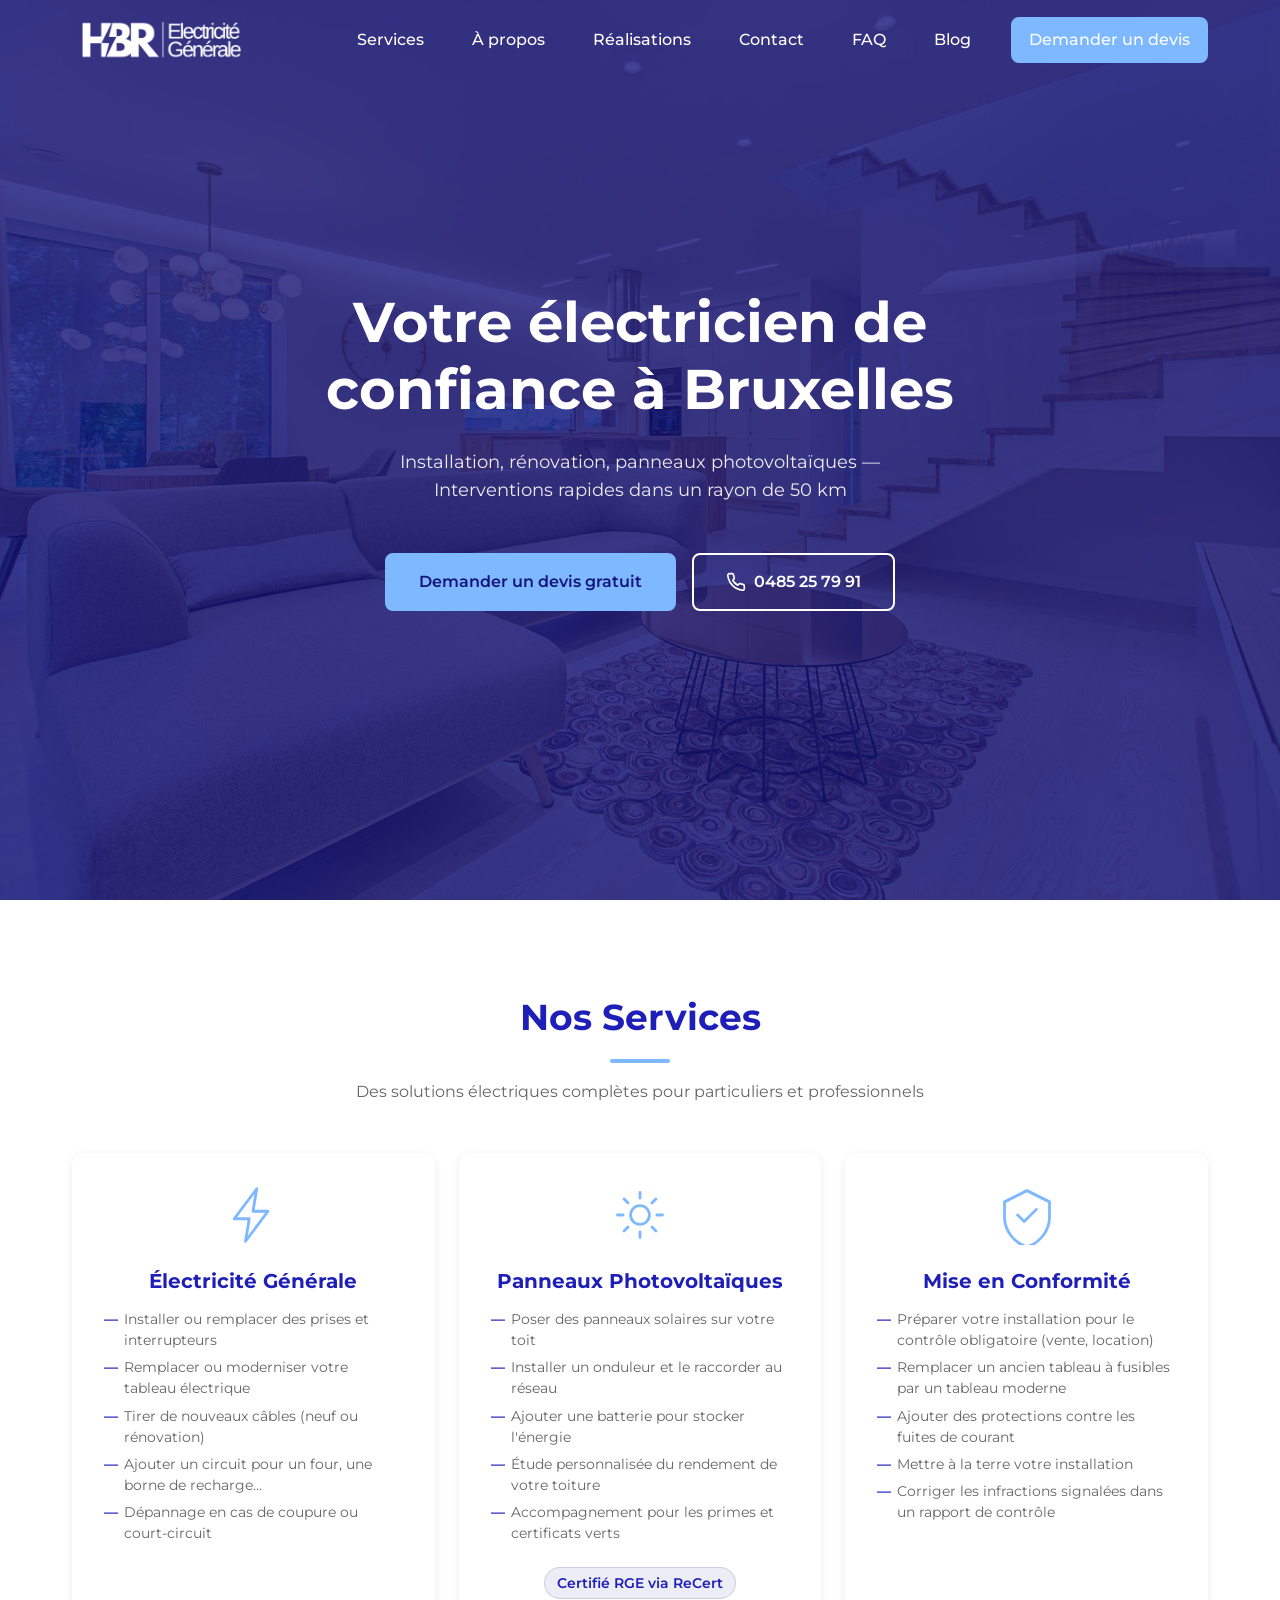
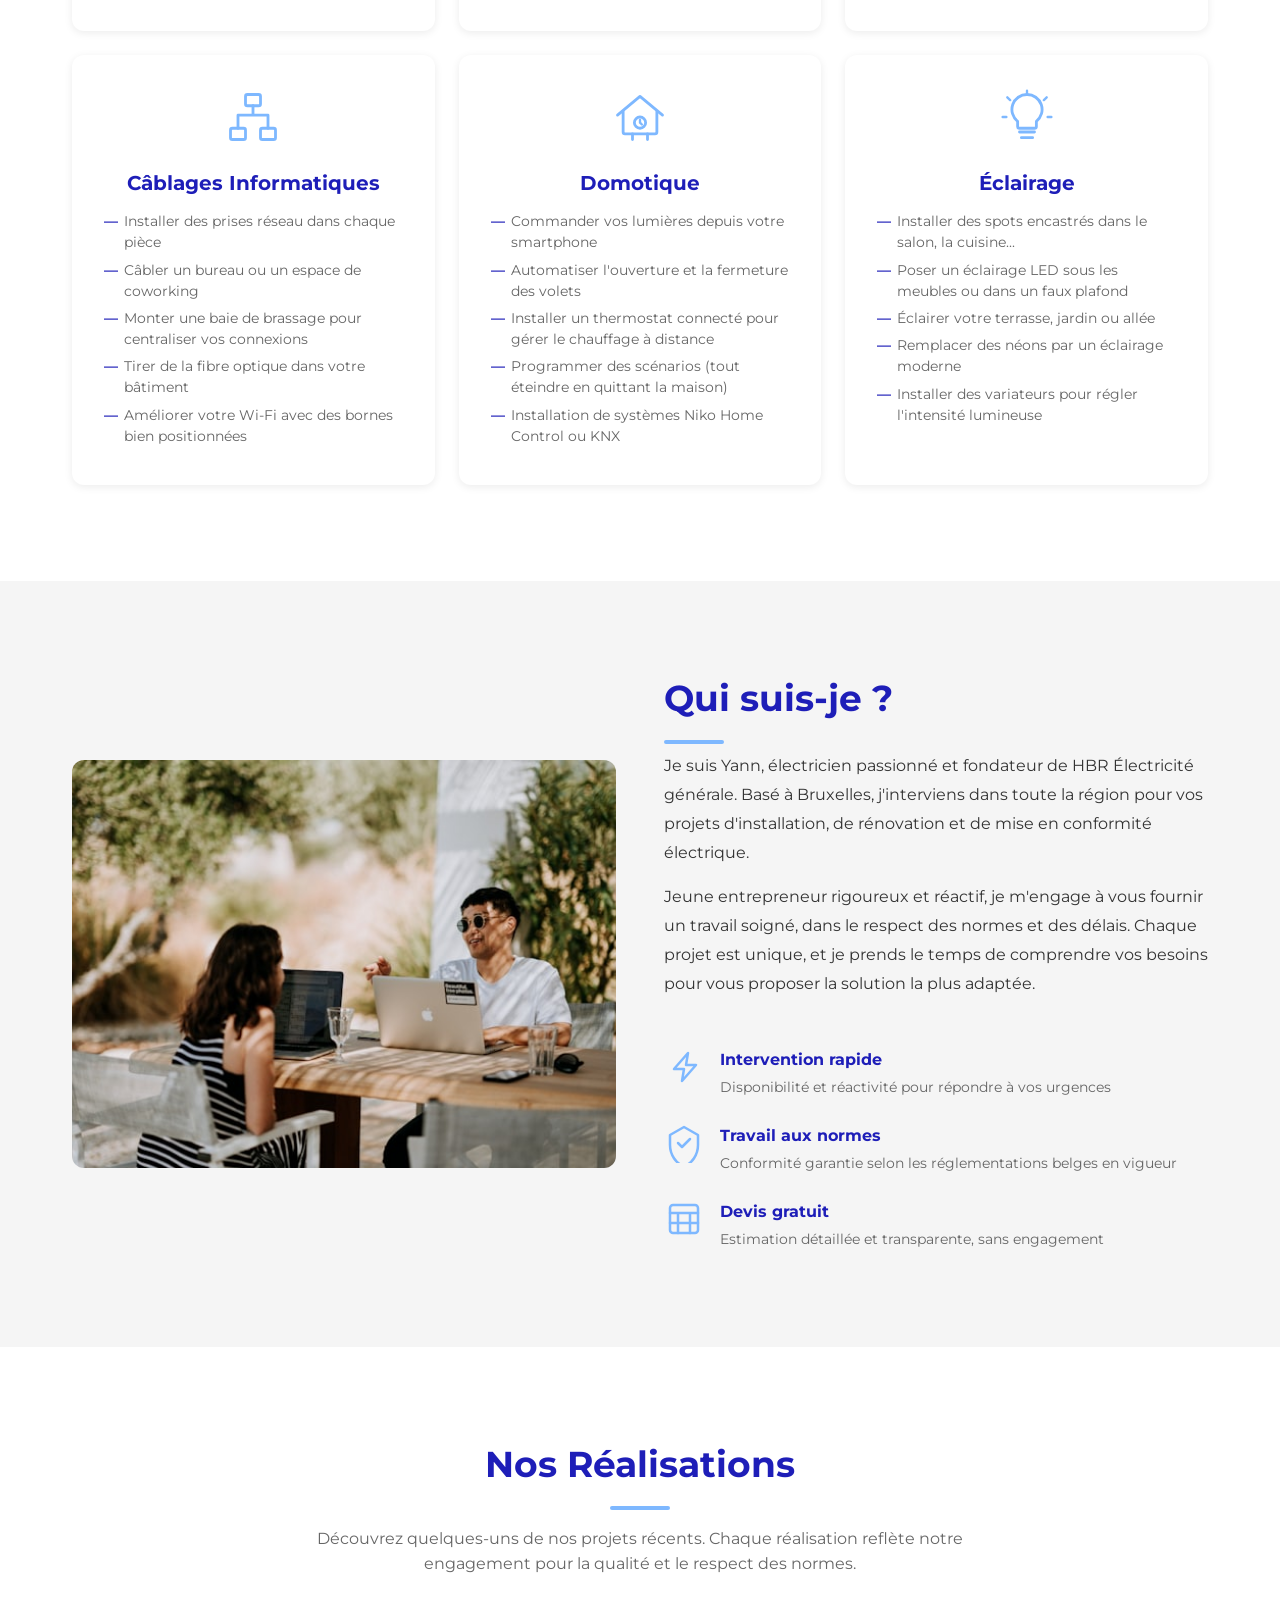
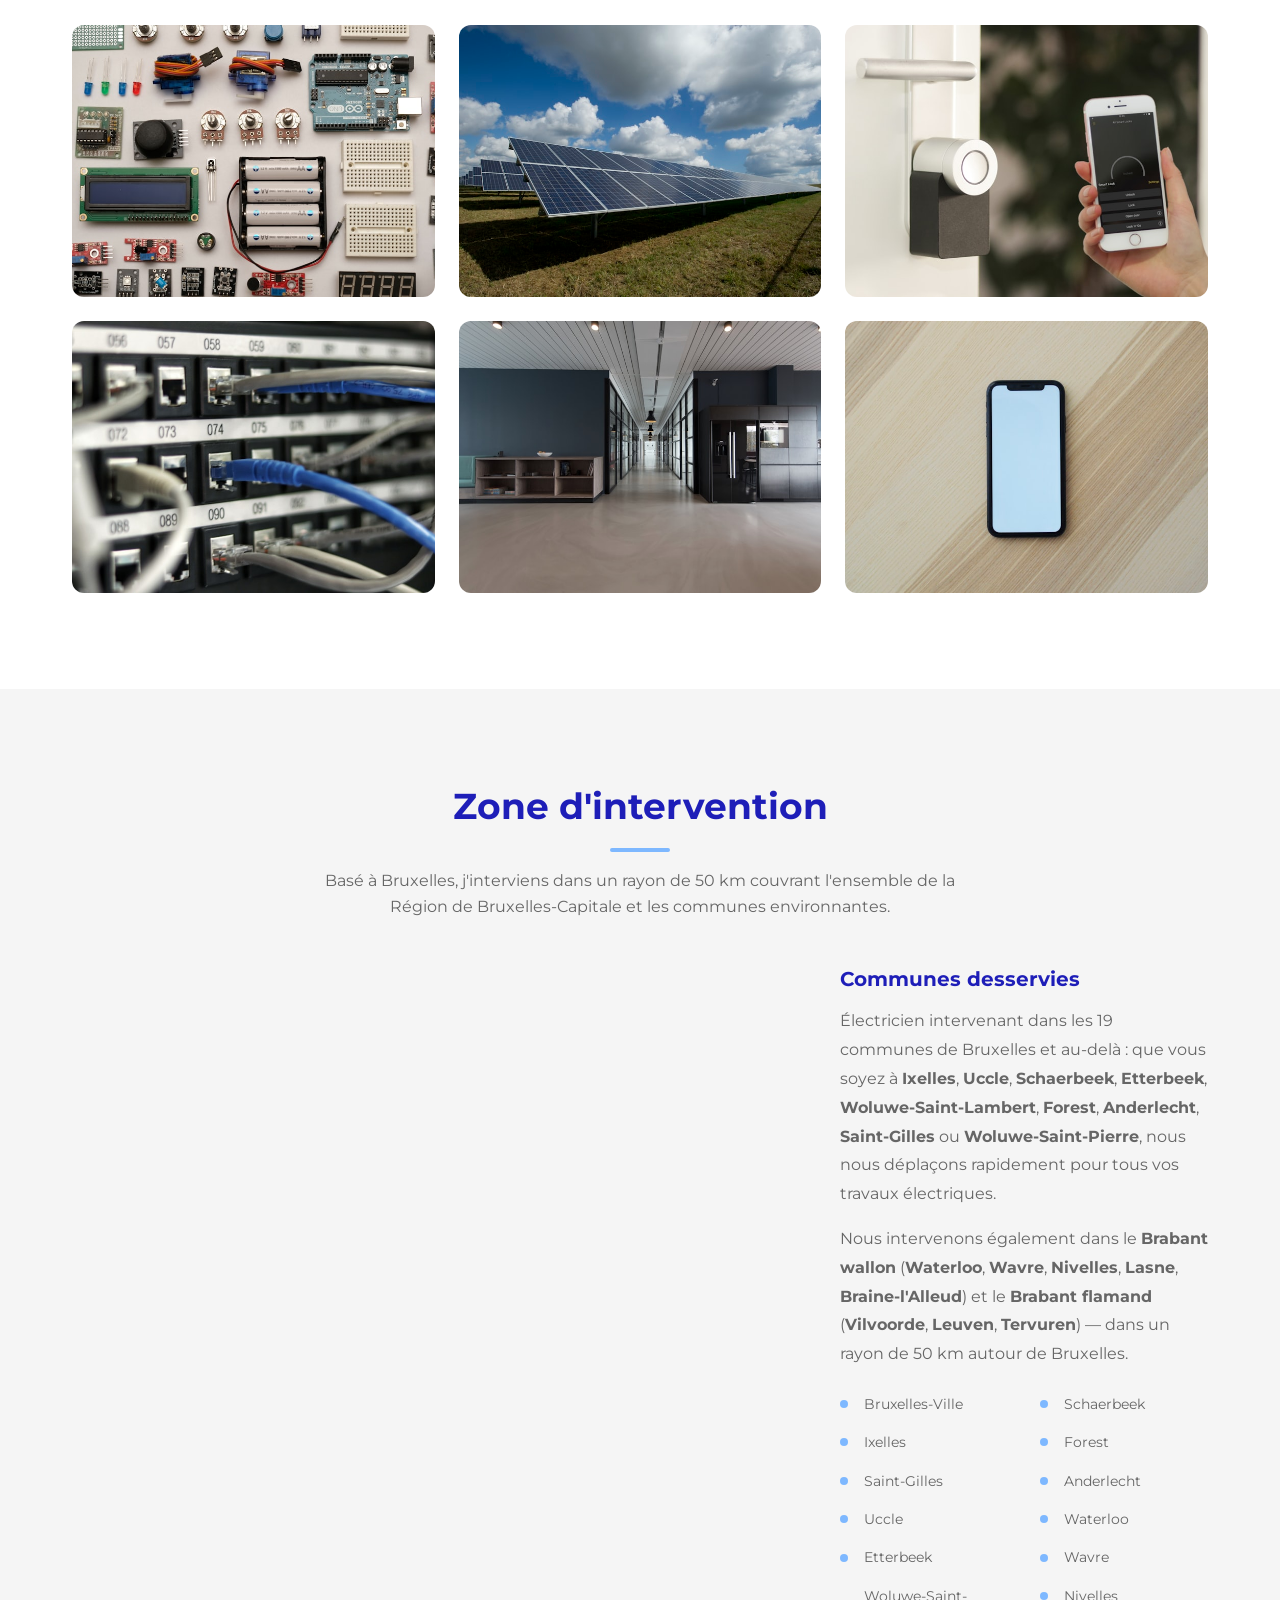
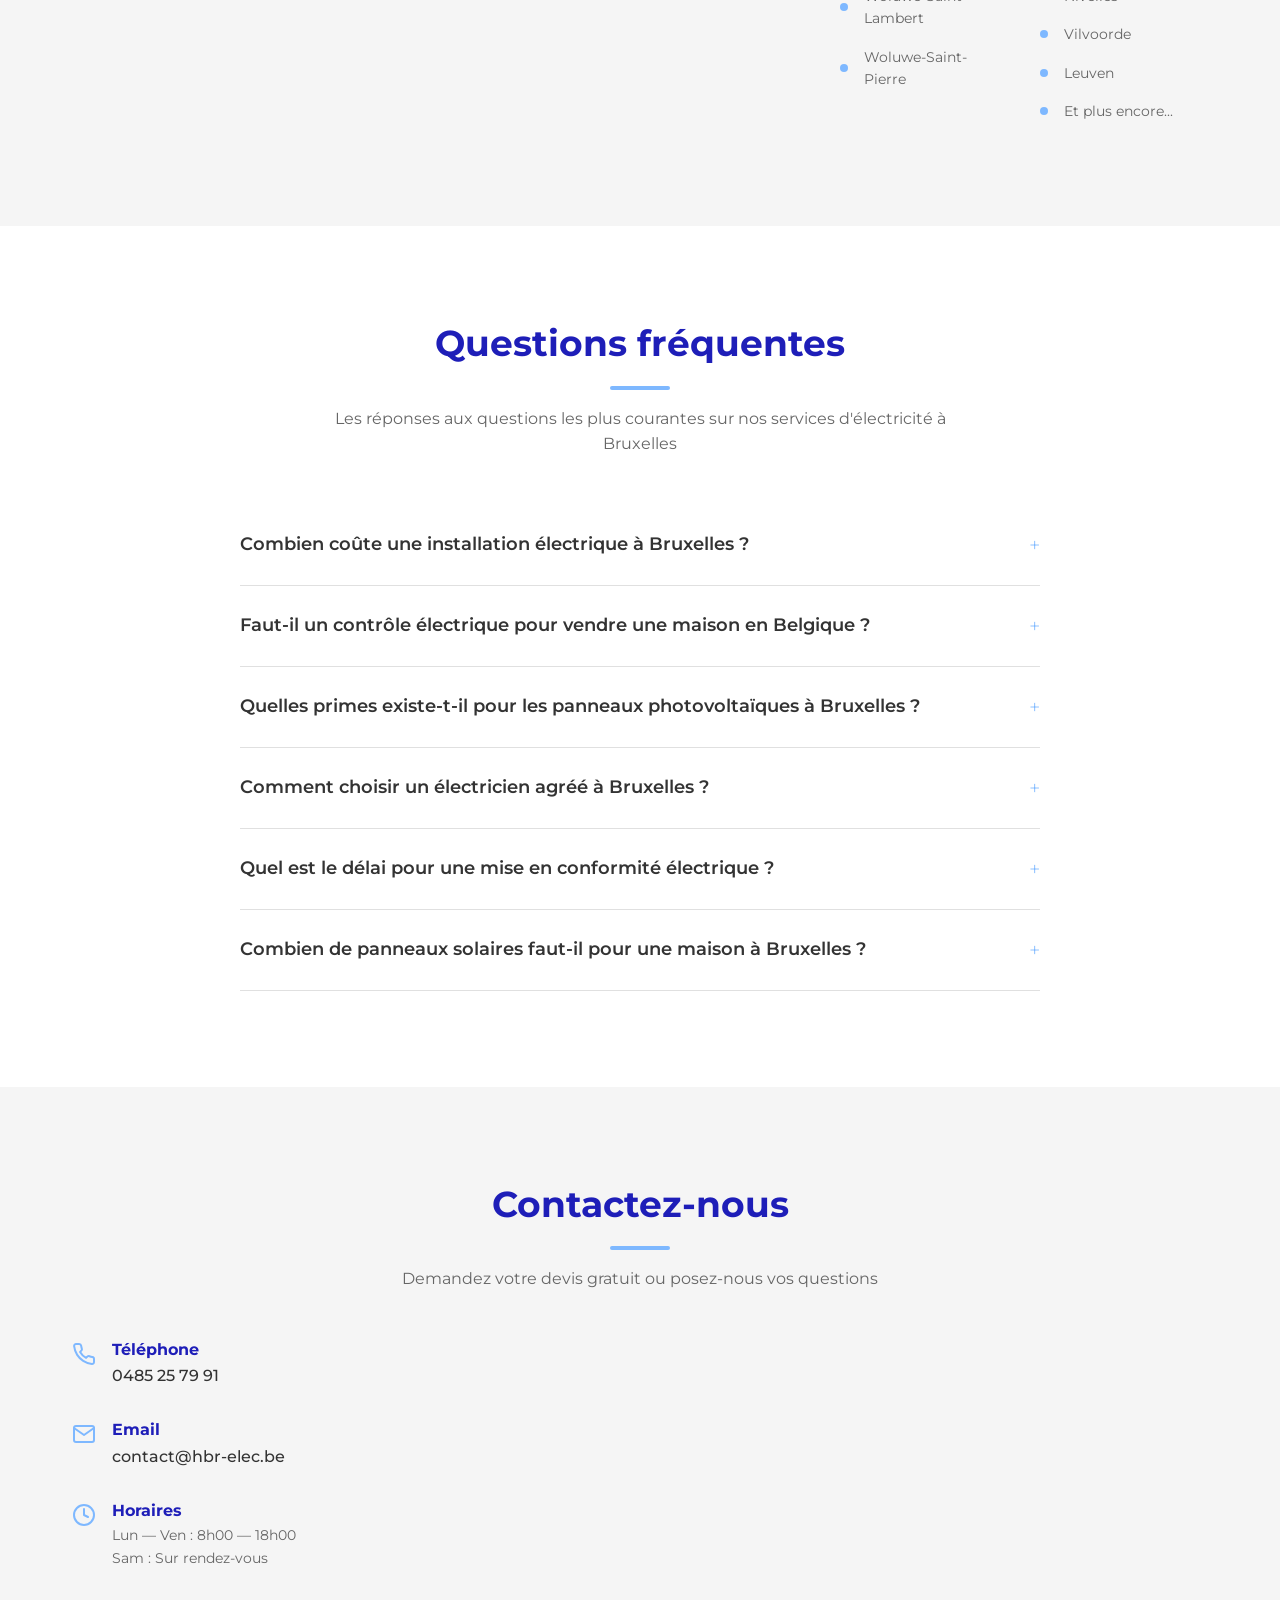
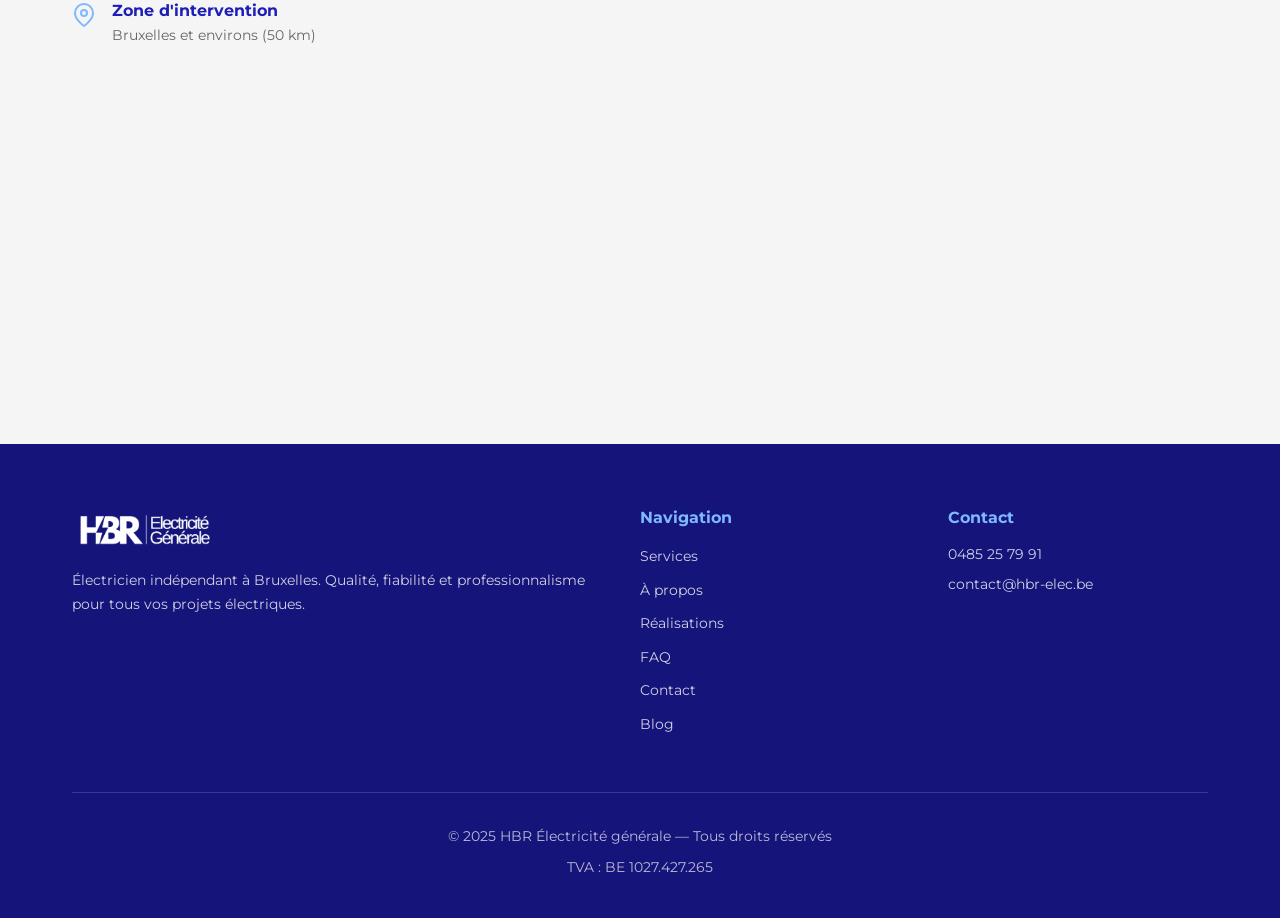
<file: index.html>
<!DOCTYPE html>
<html lang="fr">
<head>
    <meta charset="UTF-8">
    <meta name="viewport" content="width=device-width, initial-scale=1.0">
    <title>Électricien à Bruxelles | HBR Électricité générale — Devis Gratuit</title>
    <meta name="description" content="Électricien agréé à Bruxelles et environs (50 km). Installation électrique, panneaux photovoltaïques, mise en conformité RGIE, câblage informatique et domotique. Devis gratuit sous 24h. Appelez le 0485 25 79 91.">
    <meta name="keywords" content="électricien Bruxelles, installation électrique, panneaux photovoltaïques, mise en conformité RGIE, domotique, câblage informatique, électricien agréé Belgique, HBR Électricité">
    <meta name="author" content="HBR Électricité générale">
    <meta name="robots" content="index, follow">

    <!-- Canonical & Hreflang -->
    <link rel="canonical" href="https://www.hbr-elec.be/">
    <link rel="alternate" hreflang="fr-BE" href="https://www.hbr-elec.be/">
    <link rel="alternate" hreflang="x-default" href="https://www.hbr-elec.be/">

    <!-- Open Graph -->
    <meta property="og:title" content="HBR Électricité générale — Électricien à Bruxelles">
    <meta property="og:description" content="Installation électrique, panneaux photovoltaïques, mise en conformité, câblages informatiques et domotique. Devis gratuit dans un rayon de 50 km autour de Bruxelles.">
    <meta property="og:type" content="website">
    <!-- À REMPLIR : URL réelle du site -->
    <meta property="og:url" content="https://www.hbr-elec.be/">
    <meta property="og:image" content="https://www.hbr-elec.be/images/og-image.jpg">
    <meta property="og:locale" content="fr_BE">
    <meta property="og:site_name" content="HBR Électricité générale">

    <!-- Favicon -->
    <!-- À REMPLIR : Générer un favicon à partir du logo -->
    <link rel="icon" type="image/png" href="images/favicon.png">

    <!-- Preload hero image (LCP) -->
    <link rel="preload" as="image" href="images/hero-bg.jpg">

    <!-- Google Fonts - Montserrat -->
    <link rel="preconnect" href="https://fonts.googleapis.com">
    <link rel="preconnect" href="https://fonts.gstatic.com" crossorigin>
    <link href="https://fonts.googleapis.com/css2?family=Montserrat:wght@400;500;600;700&display=swap" rel="stylesheet">

    <!-- Stylesheet -->
    <link rel="stylesheet" href="styles.css">

    <!-- Schema.org JSON-LD - LocalBusiness / Electrician -->
    <script type="application/ld+json">
    {
        "@context": "https://schema.org",
        "@type": "Electrician",
        "name": "HBR Électricité générale",
        "description": "Électricien indépendant à Bruxelles. Installation électrique, panneaux photovoltaïques, mise en conformité, câblages informatiques et domotique.",
        "url": "https://www.hbr-elec.be/",
        "telephone": "+32485257991",
        "email": "contact@hbr-elec.be",
        "founder": {
            "@type": "Person",
            "name": "Yann"
        },
        "address": {
            "@type": "PostalAddress",
            "addressLocality": "Bruxelles",
            "addressRegion": "Bruxelles-Capitale",
            "addressCountry": "BE"
        },
        "areaServed": {
            "@type": "GeoCircle",
            "geoMidpoint": {
                "@type": "GeoCoordinates",
                "latitude": 50.8503,
                "longitude": 4.3517
            },
            "geoRadius": "50000"
        },
        "openingHoursSpecification": [
            {
                "@type": "OpeningHoursSpecification",
                "dayOfWeek": ["Monday", "Tuesday", "Wednesday", "Thursday", "Friday"],
                "opens": "08:00",
                "closes": "18:00"
            },
            {
                "@type": "OpeningHoursSpecification",
                "dayOfWeek": "Saturday",
                "opens": "09:00",
                "closes": "13:00"
            }
        ],
        "priceRange": "$$",
        "image": "https://www.hbr-elec.be/images/logo-hbr.png",
        "hasOfferCatalog": {
            "@type": "OfferCatalog",
            "name": "Services électricité",
            "itemListElement": [
                {
                    "@type": "Offer",
                    "itemOffered": {
                        "@type": "Service",
                        "name": "Installation électrique",
                        "description": "Installation et rénovation électrique complète pour particuliers et professionnels à Bruxelles."
                    }
                },
                {
                    "@type": "Offer",
                    "itemOffered": {
                        "@type": "Service",
                        "name": "Panneaux photovoltaïques",
                        "description": "Installation de panneaux solaires avec étude personnalisée, primes et certificats verts à Bruxelles."
                    }
                },
                {
                    "@type": "Offer",
                    "itemOffered": {
                        "@type": "Service",
                        "name": "Mise en conformité RGIE",
                        "description": "Diagnostic et mise aux normes de votre installation électrique selon le RGIE belge."
                    }
                },
                {
                    "@type": "Offer",
                    "itemOffered": {
                        "@type": "Service",
                        "name": "Câblage informatique",
                        "description": "Installation de réseaux informatiques structurés RJ45, baies de brassage et fibre optique."
                    }
                },
                {
                    "@type": "Offer",
                    "itemOffered": {
                        "@type": "Service",
                        "name": "Domotique",
                        "description": "Automatisation de l'habitat : éclairage intelligent, volets motorisés, gestion à distance."
                    }
                },
                {
                    "@type": "Offer",
                    "itemOffered": {
                        "@type": "Service",
                        "name": "Éclairage",
                        "description": "Installation d'éclairage intérieur et extérieur : spots encastrés, LED, éclairage de jardin, variateurs."
                    }
                }
            ]
        },
        "vatID": "BE1027427265",
        "paymentAccepted": "Cash, Bank Transfer",
        "currenciesAccepted": "EUR"
    }
    </script>

    <!-- Schema.org FAQ -->
    <script type="application/ld+json">
    {
        "@context": "https://schema.org",
        "@type": "FAQPage",
        "mainEntity": [
            {
                "@type": "Question",
                "name": "Combien coûte une installation électrique à Bruxelles ?",
                "acceptedAnswer": {
                    "@type": "Answer",
                    "text": "Le coût d'une installation électrique à Bruxelles dépend de plusieurs facteurs : la surface du logement, le nombre de points lumineux et de prises, ainsi que le type de tableau électrique souhaité. Pour un appartement de 80 m², comptez généralement entre 5 000 et 12 000 euros pour une installation complète aux normes RGIE. Nous réalisons un devis détaillé et gratuit après visite de votre bien."
                }
            },
            {
                "@type": "Question",
                "name": "Faut-il un contrôle électrique pour vendre une maison en Belgique ?",
                "acceptedAnswer": {
                    "@type": "Answer",
                    "text": "Oui, en Belgique, un contrôle de conformité électrique est obligatoire lors de la vente d'un bien immobilier. Ce contrôle vérifie que l'installation respecte les normes du RGIE. Si des infractions sont constatées, le vendeur doit fournir le rapport à l'acheteur, qui dispose alors de 18 mois pour effectuer les mises en conformité."
                }
            },
            {
                "@type": "Question",
                "name": "Quelles primes existe-t-il pour les panneaux photovoltaïques à Bruxelles ?",
                "acceptedAnswer": {
                    "@type": "Answer",
                    "text": "À Bruxelles, l'installation de panneaux photovoltaïques permet de bénéficier des certificats verts, un mécanisme qui rémunère la production d'énergie renouvelable. La Région de Bruxelles-Capitale propose également des primes énergie pour encourager les installations solaires résidentielles."
                }
            },
            {
                "@type": "Question",
                "name": "Comment choisir un électricien agréé à Bruxelles ?",
                "acceptedAnswer": {
                    "@type": "Answer",
                    "text": "Vérifiez que l'électricien possède un accès à la profession délivré par le SPF Économie. Demandez un devis écrit et détaillé avant le début des travaux. Un bon électricien fournira une attestation de conformité et travaillera selon les normes RGIE en vigueur."
                }
            },
            {
                "@type": "Question",
                "name": "Quel est le délai pour une mise en conformité électrique ?",
                "acceptedAnswer": {
                    "@type": "Answer",
                    "text": "Pour des infractions mineures, comptez 1 à 2 jours d'intervention. Pour une mise en conformité complète d'une installation ancienne, les travaux peuvent prendre 3 à 5 jours ouvrables. Nous intervenons généralement dans un délai de 1 à 2 semaines après l'acceptation du devis."
                }
            },
            {
                "@type": "Question",
                "name": "Combien de panneaux solaires faut-il pour une maison à Bruxelles ?",
                "acceptedAnswer": {
                    "@type": "Answer",
                    "text": "En moyenne, un ménage bruxellois consomme environ 3 500 kWh par an. Pour couvrir cette consommation, il faut environ 10 à 12 panneaux de 400 Wc, soit une surface d'environ 18 à 22 m² de toiture orientée sud."
                }
            }
        ]
    }
    </script>
</head>
<body>
    <!-- Lien d'évitement pour l'accessibilité -->
    <a href="#services" class="skip-link">Aller au contenu principal</a>

    <!-- ========================================
         HEADER / NAVBAR
         ======================================== -->
    <header id="header" class="header">
        <nav class="navbar container" aria-label="Navigation principale">
            <a href="#hero" class="navbar__logo" aria-label="HBR Électricité générale - Accueil">
                <img src="images/logo-hbr-horizontal.png" alt="HBR Électricité générale" class="navbar__logo-img" width="180" height="50">
            </a>

            <button class="navbar__toggle" aria-label="Ouvrir le menu" aria-expanded="false" aria-controls="navbar-menu">
                <span class="navbar__toggle-bar"></span>
                <span class="navbar__toggle-bar"></span>
                <span class="navbar__toggle-bar"></span>
            </button>

            <ul id="navbar-menu" class="navbar__menu">
                <li><a href="#services">Services</a></li>
                <li><a href="#about">À propos</a></li>
                <li><a href="#portfolio">Réalisations</a></li>
                <li><a href="#contact">Contact</a></li>
                <li><a href="#faq">FAQ</a></li>
                <li><a href="blog/">Blog</a></li>
                <li><a href="#contact" class="btn btn--accent">Demander un devis</a></li>
            </ul>
        </nav>
    </header>

    <!-- ========================================
         HERO
         ======================================== -->
    <section id="hero" class="hero">
        <div class="hero__overlay"></div>
        <div class="hero__content container">
            <h1 class="hero__title">Votre électricien de confiance à Bruxelles</h1>
            <p class="hero__subtitle">Installation, rénovation, panneaux photovoltaïques — Interventions rapides dans un rayon de 50 km</p>
            <div class="hero__cta">
                <a href="#contact" class="btn btn--accent btn--lg">Demander un devis gratuit</a>
                <a href="tel:+32485257991" class="btn btn--outline btn--lg">
                    <svg width="20" height="20" viewBox="0 0 24 24" fill="none" stroke="currentColor" stroke-width="2" stroke-linecap="round" stroke-linejoin="round" aria-hidden="true"><path d="M22 16.92v3a2 2 0 0 1-2.18 2 19.79 19.79 0 0 1-8.63-3.07 19.5 19.5 0 0 1-6-6 19.79 19.79 0 0 1-3.07-8.67A2 2 0 0 1 4.11 2h3a2 2 0 0 1 2 1.72 12.84 12.84 0 0 0 .7 2.81 2 2 0 0 1-.45 2.11L8.09 9.91a16 16 0 0 0 6 6l1.27-1.27a2 2 0 0 1 2.11-.45 12.84 12.84 0 0 0 2.81.7A2 2 0 0 1 22 16.92z"/></svg>
                    0485 25 79 91
                </a>
            </div>
        </div>
    </section>

    <main>
        <!-- ========================================
             SERVICES
             ======================================== -->
        <section id="services" class="services section">
            <div class="container">
                <h2 class="section__title">Nos Services</h2>
                <p class="section__subtitle">Des solutions électriques complètes pour particuliers et professionnels</p>

                <div class="services__grid">
                    <!-- Service 1 : Électricité Générale -->
                    <article class="service-card" data-animate="fade-up">
                        <div class="service-card__icon" aria-hidden="true">
                            <svg viewBox="0 0 64 64" fill="none" xmlns="http://www.w3.org/2000/svg">
                                <path d="M36 4L12 36h16l-4 24 24-32H32l4-24z" stroke="currentColor" stroke-width="3" stroke-linecap="round" stroke-linejoin="round"/>
                            </svg>
                        </div>
                        <h3 class="service-card__title">Électricité Générale</h3>
                        <ul class="service-card__list">
                            <li>Installer ou remplacer des prises et interrupteurs</li>
                            <li>Remplacer ou moderniser votre tableau électrique</li>
                            <li>Tirer de nouveaux câbles (neuf ou rénovation)</li>
                            <li>Ajouter un circuit pour un four, une borne de recharge...</li>
                            <li>Dépannage en cas de coupure ou court-circuit</li>
                        </ul>
                    </article>

                    <!-- Service 2 : Panneaux Photovoltaïques -->
                    <article class="service-card" data-animate="fade-up">
                        <div class="service-card__icon" aria-hidden="true">
                            <svg viewBox="0 0 64 64" fill="none" xmlns="http://www.w3.org/2000/svg">
                                <circle cx="32" cy="32" r="10" stroke="currentColor" stroke-width="3"/>
                                <path d="M32 8v6M32 50v6M8 32h6M50 32h6M15 15l4.24 4.24M44.76 44.76l4.24 4.24M15 49l4.24-4.24M44.76 19.24l4.24-4.24" stroke="currentColor" stroke-width="3" stroke-linecap="round"/>
                            </svg>
                        </div>
                        <h3 class="service-card__title">Panneaux Photovoltaïques</h3>
                        <ul class="service-card__list">
                            <li>Poser des panneaux solaires sur votre toit</li>
                            <li>Installer un onduleur et le raccorder au réseau</li>
                            <li>Ajouter une batterie pour stocker l'énergie</li>
                            <li>Étude personnalisée du rendement de votre toiture</li>
                            <li>Accompagnement pour les primes et certificats verts</li>
                        </ul>
                        <!-- À REMPLIR : Numéro de certification RGE -->
                        <span class="service-card__badge">Certifié RGE via ReCert</span>
                    </article>

                    <!-- Service 3 : Mise en Conformité -->
                    <article class="service-card" data-animate="fade-up">
                        <div class="service-card__icon" aria-hidden="true">
                            <svg viewBox="0 0 64 64" fill="none" xmlns="http://www.w3.org/2000/svg">
                                <path d="M32 6L8 18v16c0 14.4 10.24 27.84 24 32 13.76-4.16 24-17.6 24-32V18L32 6z" stroke="currentColor" stroke-width="3" stroke-linecap="round" stroke-linejoin="round"/>
                                <path d="M22 32l7 7 13-13" stroke="currentColor" stroke-width="3" stroke-linecap="round" stroke-linejoin="round"/>
                            </svg>
                        </div>
                        <h3 class="service-card__title">Mise en Conformité</h3>
                        <ul class="service-card__list">
                            <li>Préparer votre installation pour le contrôle obligatoire (vente, location)</li>
                            <li>Remplacer un ancien tableau à fusibles par un tableau moderne</li>
                            <li>Ajouter des protections contre les fuites de courant</li>
                            <li>Mettre à la terre votre installation</li>
                            <li>Corriger les infractions signalées dans un rapport de contrôle</li>
                        </ul>
                    </article>

                    <!-- Service 4 : Câblages Informatiques -->
                    <article class="service-card" data-animate="fade-up">
                        <div class="service-card__icon" aria-hidden="true">
                            <svg viewBox="0 0 64 64" fill="none" xmlns="http://www.w3.org/2000/svg">
                                <rect x="24" y="8" width="16" height="12" rx="2" stroke="currentColor" stroke-width="3"/>
                                <rect x="8" y="44" width="16" height="12" rx="2" stroke="currentColor" stroke-width="3"/>
                                <rect x="40" y="44" width="16" height="12" rx="2" stroke="currentColor" stroke-width="3"/>
                                <path d="M32 20v10M32 30H16M32 30h16M16 30v14M48 30v14" stroke="currentColor" stroke-width="3" stroke-linecap="round"/>
                            </svg>
                        </div>
                        <h3 class="service-card__title">Câblages Informatiques</h3>
                        <ul class="service-card__list">
                            <li>Installer des prises réseau dans chaque pièce</li>
                            <li>Câbler un bureau ou un espace de coworking</li>
                            <li>Monter une baie de brassage pour centraliser vos connexions</li>
                            <li>Tirer de la fibre optique dans votre bâtiment</li>
                            <li>Améliorer votre Wi-Fi avec des bornes bien positionnées</li>
                        </ul>
                    </article>

                    <!-- Service 5 : Domotique -->
                    <article class="service-card" data-animate="fade-up">
                        <div class="service-card__icon" aria-hidden="true">
                            <svg viewBox="0 0 64 64" fill="none" xmlns="http://www.w3.org/2000/svg">
                                <path d="M8 30L32 10l24 20" stroke="currentColor" stroke-width="3" stroke-linecap="round" stroke-linejoin="round"/>
                                <path d="M14 26v22a2 2 0 002 2h32a2 2 0 002-2V26" stroke="currentColor" stroke-width="3" stroke-linecap="round" stroke-linejoin="round"/>
                                <circle cx="32" cy="38" r="6" stroke="currentColor" stroke-width="3"/>
                                <path d="M32 35v3l2 2" stroke="currentColor" stroke-width="2.5" stroke-linecap="round" stroke-linejoin="round"/>
                                <path d="M24 56v-6M40 56v-6" stroke="currentColor" stroke-width="3" stroke-linecap="round"/>
                            </svg>
                        </div>
                        <h3 class="service-card__title">Domotique</h3>
                        <ul class="service-card__list">
                            <li>Commander vos lumières depuis votre smartphone</li>
                            <li>Automatiser l'ouverture et la fermeture des volets</li>
                            <li>Installer un thermostat connecté pour gérer le chauffage à distance</li>
                            <li>Programmer des scénarios (tout éteindre en quittant la maison)</li>
                            <li>Installation de systèmes Niko Home Control ou KNX</li>
                        </ul>
                    </article>

                    <!-- Service 6 : Éclairage -->
                    <article class="service-card" data-animate="fade-up">
                        <div class="service-card__icon" aria-hidden="true">
                            <svg viewBox="0 0 64 64" fill="none" xmlns="http://www.w3.org/2000/svg">
                                <path d="M32 8a16 16 0 0 1 10 28.56V42a2 2 0 0 1-2 2H24a2 2 0 0 1-2-2v-5.44A16 16 0 0 1 32 8z" stroke="currentColor" stroke-width="3" stroke-linecap="round" stroke-linejoin="round"/>
                                <path d="M24 48h16M26 54h12" stroke="currentColor" stroke-width="3" stroke-linecap="round"/>
                                <path d="M32 8V4M50 14l3-3M54 32h4M14 14l-3-3M10 32H6" stroke="currentColor" stroke-width="2.5" stroke-linecap="round"/>
                            </svg>
                        </div>
                        <h3 class="service-card__title">Éclairage</h3>
                        <ul class="service-card__list">
                            <li>Installer des spots encastrés dans le salon, la cuisine...</li>
                            <li>Poser un éclairage LED sous les meubles ou dans un faux plafond</li>
                            <li>Éclairer votre terrasse, jardin ou allée</li>
                            <li>Remplacer des néons par un éclairage moderne</li>
                            <li>Installer des variateurs pour régler l'intensité lumineuse</li>
                        </ul>
                    </article>
                </div>
            </div>
        </section>

        <!-- ========================================
             À PROPOS
             ======================================== -->
        <section id="about" class="about section section--alt">
            <div class="container">
                <div class="about__grid">
                    <div class="about__image" data-animate="fade-right">
                        <!-- À REMPLIR : Remplacer par la vraie photo de Yann -->
                        <img src="images/about-placeholder.jpg" alt="Yann, fondateur de HBR Électricité générale, au travail" loading="lazy" width="600" height="400">
                    </div>
                    <div class="about__content" data-animate="fade-left">
                        <h2 class="section__title section__title--left">Qui suis-je ?</h2>
                        <p class="about__text">Je suis Yann, électricien passionné et fondateur de HBR Électricité générale. Basé à Bruxelles, j'interviens dans toute la région pour vos projets d'installation, de rénovation et de mise en conformité électrique.</p>
                        <p class="about__text">Jeune entrepreneur rigoureux et réactif, je m'engage à vous fournir un travail soigné, dans le respect des normes et des délais. Chaque projet est unique, et je prends le temps de comprendre vos besoins pour vous proposer la solution la plus adaptée.</p>

                        <div class="about__reassurance">
                            <div class="reassurance-item">
                                <div class="reassurance-item__icon" aria-hidden="true">
                                    <svg viewBox="0 0 40 40" fill="none" xmlns="http://www.w3.org/2000/svg">
                                        <path d="M24 6L10 22h10l-2 12 14-16H22l2-12z" stroke="currentColor" stroke-width="2.5" stroke-linecap="round" stroke-linejoin="round"/>
                                    </svg>
                                </div>
                                <div>
                                    <strong>Intervention rapide</strong>
                                    <p>Disponibilité et réactivité pour répondre à vos urgences</p>
                                </div>
                            </div>
                            <div class="reassurance-item">
                                <div class="reassurance-item__icon" aria-hidden="true">
                                    <svg viewBox="0 0 40 40" fill="none" xmlns="http://www.w3.org/2000/svg">
                                        <path d="M20 4L6 12v10c0 9.6 5.97 18.56 14 21.33C28.03 40.56 34 31.6 34 22V12L20 4z" stroke="currentColor" stroke-width="2.5" stroke-linecap="round" stroke-linejoin="round"/>
                                        <path d="M14 20l4 4 8-8" stroke="currentColor" stroke-width="2.5" stroke-linecap="round" stroke-linejoin="round"/>
                                    </svg>
                                </div>
                                <div>
                                    <strong>Travail aux normes</strong>
                                    <p>Conformité garantie selon les réglementations belges en vigueur</p>
                                </div>
                            </div>
                            <div class="reassurance-item">
                                <div class="reassurance-item__icon" aria-hidden="true">
                                    <svg viewBox="0 0 40 40" fill="none" xmlns="http://www.w3.org/2000/svg">
                                        <rect x="6" y="6" width="28" height="28" rx="3" stroke="currentColor" stroke-width="2.5"/>
                                        <path d="M6 14h28M14 14v20M26 14v20M6 24h28" stroke="currentColor" stroke-width="2.5" stroke-linecap="round"/>
                                    </svg>
                                </div>
                                <div>
                                    <strong>Devis gratuit</strong>
                                    <p>Estimation détaillée et transparente, sans engagement</p>
                                </div>
                            </div>
                        </div>
                    </div>
                </div>
            </div>
        </section>

        <!-- ========================================
             RÉALISATIONS / PORTFOLIO
             ======================================== -->
        <section id="portfolio" class="portfolio section">
            <div class="container">
                <h2 class="section__title">Nos Réalisations</h2>
                <p class="section__subtitle">Découvrez quelques-uns de nos projets récents. Chaque réalisation reflète notre engagement pour la qualité et le respect des normes.</p>

                <div class="portfolio__grid">
                    <!-- À REMPLIR : Remplacer les images stock par les vraies photos de Yann -->

                    <figure class="portfolio__item" data-animate="fade-up">
                        <img src="images/portfolio-1.jpg" alt="Installation électrique complète dans un appartement à Bruxelles" loading="lazy" width="800" height="533">
                        <figcaption class="portfolio__caption">
                            <h3>Installation complète</h3>
                            <p>Appartement — Bruxelles</p>
                        </figcaption>
                    </figure>

                    <figure class="portfolio__item" data-animate="fade-up">
                        <img src="images/portfolio-2.jpg" alt="Installation de panneaux photovoltaïques sur toiture" loading="lazy" width="800" height="532">
                        <figcaption class="portfolio__caption">
                            <h3>Panneaux photovoltaïques</h3>
                            <p>Maison individuelle — Waterloo</p>
                        </figcaption>
                    </figure>

                    <figure class="portfolio__item" data-animate="fade-up">
                        <img src="images/portfolio-3.jpg" alt="Rénovation de tableau électrique aux normes" loading="lazy" width="800" height="533">
                        <figcaption class="portfolio__caption">
                            <h3>Mise en conformité</h3>
                            <p>Maison de ville — Ixelles</p>
                        </figcaption>
                    </figure>

                    <figure class="portfolio__item" data-animate="fade-up">
                        <img src="images/portfolio-4.jpg" alt="Câblage réseau informatique structuré en bureau" loading="lazy" width="800" height="533">
                        <figcaption class="portfolio__caption">
                            <h3>Câblage informatique</h3>
                            <p>Bureau — Woluwe-Saint-Lambert</p>
                        </figcaption>
                    </figure>

                    <figure class="portfolio__item" data-animate="fade-up">
                        <img src="images/portfolio-5.jpg" alt="Aménagement éclairage moderne dans un espace de travail" loading="lazy" width="800" height="534">
                        <figcaption class="portfolio__caption">
                            <h3>Éclairage professionnel</h3>
                            <p>Espace de coworking — Etterbeek</p>
                        </figcaption>
                    </figure>

                    <figure class="portfolio__item" data-animate="fade-up">
                        <img src="images/portfolio-6.jpg" alt="Installation domotique et maison connectée" loading="lazy" width="800" height="527">
                        <figcaption class="portfolio__caption">
                            <h3>Domotique</h3>
                            <p>Villa — Lasne</p>
                        </figcaption>
                    </figure>
                </div>
            </div>
        </section>

        <!-- ========================================
             ZONE D'INTERVENTION
             ======================================== -->
        <section id="zone" class="zone section section--alt">
            <div class="container">
                <h2 class="section__title">Zone d'intervention</h2>
                <p class="section__subtitle">Basé à Bruxelles, j'interviens dans un rayon de 50 km couvrant l'ensemble de la Région de Bruxelles-Capitale et les communes environnantes.</p>

                <div class="zone__content">
                    <div class="zone__map" data-animate="fade-up">
                        <!-- À REMPLIR : Remplacer l'URL iframe par celle obtenue depuis Google Maps > Partager > Intégrer une carte -->
                        <iframe
                            src="https://www.google.com/maps/embed?pb=!1m18!1m12!1m3!1d161811.03489267932!2d4.2138!3d50.8466!2m3!1f0!2f0!3f0!3m2!1i1024!2i768!4f13.1!3m3!1m2!1s0x47c3c38c8da50927%3A0x40099ab2f4d5690!2sBruxelles!5e0!3m2!1sfr!2sbe!4v1700000000000"
                            width="100%"
                            height="400"
                            style="border:0;"
                            allowfullscreen=""
                            loading="lazy"
                            referrerpolicy="no-referrer-when-downgrade"
                            title="Carte de la zone d'intervention de HBR Électricité autour de Bruxelles">
                        </iframe>
                    </div>
                    <div class="zone__info" data-animate="fade-up">
                        <h3>Communes desservies</h3>
                        <p class="zone__text">Électricien intervenant dans les 19 communes de Bruxelles et au-delà : que vous soyez à <strong>Ixelles</strong>, <strong>Uccle</strong>, <strong>Schaerbeek</strong>, <strong>Etterbeek</strong>, <strong>Woluwe-Saint-Lambert</strong>, <strong>Forest</strong>, <strong>Anderlecht</strong>, <strong>Saint-Gilles</strong> ou <strong>Woluwe-Saint-Pierre</strong>, nous nous déplaçons rapidement pour tous vos travaux électriques.</p>
                        <p class="zone__text">Nous intervenons également dans le <strong>Brabant wallon</strong> (<strong>Waterloo</strong>, <strong>Wavre</strong>, <strong>Nivelles</strong>, <strong>Lasne</strong>, <strong>Braine-l'Alleud</strong>) et le <strong>Brabant flamand</strong> (<strong>Vilvoorde</strong>, <strong>Leuven</strong>, <strong>Tervuren</strong>) — dans un rayon de 50 km autour de Bruxelles.</p>
                        <ul class="zone__list">
                            <li>Bruxelles-Ville</li>
                            <li>Ixelles</li>
                            <li>Saint-Gilles</li>
                            <li>Uccle</li>
                            <li>Etterbeek</li>
                            <li>Woluwe-Saint-Lambert</li>
                            <li>Woluwe-Saint-Pierre</li>
                            <li>Schaerbeek</li>
                            <li>Forest</li>
                            <li>Anderlecht</li>
                            <li>Waterloo</li>
                            <li>Wavre</li>
                            <li>Nivelles</li>
                            <li>Vilvoorde</li>
                            <li>Leuven</li>
                            <li>Et plus encore...</li>
                        </ul>
                    </div>
                </div>
            </div>
        </section>

        <!-- ========================================
             QUESTIONS FRÉQUENTES (FAQ)
             ======================================== -->
        <section id="faq" class="faq section">
            <div class="container">
                <h2 class="section__title">Questions fréquentes</h2>
                <p class="section__subtitle">Les réponses aux questions les plus courantes sur nos services d'électricité à Bruxelles</p>

                <div class="faq__list">
                    <details class="faq__item" data-animate="fade-up">
                        <summary class="faq__question">Combien coûte une installation électrique à Bruxelles ?</summary>
                        <div class="faq__answer">
                            <p>Le coût d'une installation électrique à Bruxelles dépend de plusieurs facteurs : la surface du logement, le nombre de points lumineux et de prises, ainsi que le type de tableau électrique souhaité. Pour un appartement de 80 m², comptez généralement entre 5 000 et 12 000 euros pour une installation complète aux normes RGIE. Nous réalisons un devis détaillé et gratuit après visite de votre bien, afin de vous proposer la solution la plus adaptée à votre budget et à vos besoins.</p>
                        </div>
                    </details>

                    <details class="faq__item" data-animate="fade-up">
                        <summary class="faq__question">Faut-il un contrôle électrique pour vendre une maison en Belgique ?</summary>
                        <div class="faq__answer">
                            <p>Oui, en Belgique, un contrôle de conformité électrique est obligatoire lors de la vente d'un bien immobilier. Ce contrôle, réalisé par un organisme agréé, vérifie que l'installation respecte les normes du RGIE (Règlement Général sur les Installations Électriques). Si des infractions sont constatées, le vendeur doit fournir le rapport à l'acheteur, qui dispose alors de 18 mois pour effectuer les mises en conformité. HBR Électricité vous accompagne dans la préparation de ce contrôle et réalise les travaux de mise aux normes nécessaires.</p>
                        </div>
                    </details>

                    <details class="faq__item" data-animate="fade-up">
                        <summary class="faq__question">Quelles primes existe-t-il pour les panneaux photovoltaïques à Bruxelles ?</summary>
                        <div class="faq__answer">
                            <p>À Bruxelles, l'installation de panneaux photovoltaïques permet de bénéficier des certificats verts, un mécanisme qui rémunère la production d'énergie renouvelable. En fonction de la puissance installée, vous pouvez recevoir des certificats verts pendant 10 ans, revendables sur le marché. De plus, la Région de Bruxelles-Capitale propose des primes énergie pour encourager les installations solaires résidentielles. Nous nous occupons de toutes les démarches administratives liées aux primes et certificats verts pour votre projet photovoltaïque.</p>
                        </div>
                    </details>

                    <details class="faq__item" data-animate="fade-up">
                        <summary class="faq__question">Comment choisir un électricien agréé à Bruxelles ?</summary>
                        <div class="faq__answer">
                            <p>Pour choisir un électricien fiable à Bruxelles, vérifiez d'abord qu'il possède un accès à la profession d'installateur électricien délivré par le SPF Économie. Demandez systématiquement un devis écrit et détaillé avant le début des travaux. Un bon électricien vous fournira une attestation de conformité après l'intervention et travaillera selon les normes RGIE en vigueur. Chez HBR Électricité générale, nous sommes enregistrés à la Banque-Carrefour des Entreprises et travaillons dans le strict respect de la réglementation belge.</p>
                        </div>
                    </details>

                    <details class="faq__item" data-animate="fade-up">
                        <summary class="faq__question">Quel est le délai pour une mise en conformité électrique ?</summary>
                        <div class="faq__answer">
                            <p>Le délai dépend de l'ampleur des travaux à réaliser. Pour des infractions mineures (ajout de différentiels, remplacement de prises non conformes), comptez 1 à 2 jours d'intervention. Pour une mise en conformité complète d'une installation ancienne, les travaux peuvent prendre 3 à 5 jours ouvrables. Nous intervenons généralement dans un délai de 1 à 2 semaines après l'acceptation du devis, avec possibilité d'intervention rapide en cas d'urgence.</p>
                        </div>
                    </details>

                    <details class="faq__item" data-animate="fade-up">
                        <summary class="faq__question">Combien de panneaux solaires faut-il pour une maison à Bruxelles ?</summary>
                        <div class="faq__answer">
                            <p>Le nombre de panneaux solaires dépend de votre consommation électrique annuelle et de la surface disponible sur votre toiture. En moyenne, un ménage bruxellois consomme environ 3 500 kWh par an. Pour couvrir cette consommation, il faut environ 10 à 12 panneaux de 400 Wc, soit une surface d'environ 18 à 22 m² de toiture orientée sud. Nous réalisons une étude personnalisée gratuite tenant compte de l'orientation de votre toit, de l'ensoleillement et de vos habitudes de consommation pour dimensionner au mieux votre installation.</p>
                        </div>
                    </details>
                </div>
            </div>
        </section>

        <!-- ========================================
             CONTACT
             ======================================== -->
        <section id="contact" class="contact section section--alt">
            <div class="container">
                <h2 class="section__title">Contactez-nous</h2>
                <p class="section__subtitle">Demandez votre devis gratuit ou posez-nous vos questions</p>

                <div class="contact__grid">
                    <!-- Informations de contact -->
                    <div class="contact__info" data-animate="fade-right">
                        <div class="contact__info-item">
                            <div class="contact__info-icon" aria-hidden="true">
                                <svg viewBox="0 0 24 24" fill="none" stroke="currentColor" stroke-width="2" stroke-linecap="round" stroke-linejoin="round">
                                    <path d="M22 16.92v3a2 2 0 0 1-2.18 2 19.79 19.79 0 0 1-8.63-3.07 19.5 19.5 0 0 1-6-6 19.79 19.79 0 0 1-3.07-8.67A2 2 0 0 1 4.11 2h3a2 2 0 0 1 2 1.72 12.84 12.84 0 0 0 .7 2.81 2 2 0 0 1-.45 2.11L8.09 9.91a16 16 0 0 0 6 6l1.27-1.27a2 2 0 0 1 2.11-.45 12.84 12.84 0 0 0 2.81.7A2 2 0 0 1 22 16.92z"/>
                                </svg>
                            </div>
                            <div>
                                <h3>Téléphone</h3>
                                <a href="tel:+32485257991">0485 25 79 91</a>
                            </div>
                        </div>

                        <div class="contact__info-item">
                            <div class="contact__info-icon" aria-hidden="true">
                                <svg viewBox="0 0 24 24" fill="none" stroke="currentColor" stroke-width="2" stroke-linecap="round" stroke-linejoin="round">
                                    <path d="M4 4h16c1.1 0 2 .9 2 2v12c0 1.1-.9 2-2 2H4c-1.1 0-2-.9-2-2V6c0-1.1.9-2 2-2z"/>
                                    <polyline points="22,6 12,13 2,6"/>
                                </svg>
                            </div>
                            <div>
                                <h3>Email</h3>
                                <!-- À REMPLIR : Adresse email -->
                                <a href="mailto:contact@hbr-elec.be">contact@hbr-elec.be</a>
                            </div>
                        </div>

                        <div class="contact__info-item">
                            <div class="contact__info-icon" aria-hidden="true">
                                <svg viewBox="0 0 24 24" fill="none" stroke="currentColor" stroke-width="2" stroke-linecap="round" stroke-linejoin="round">
                                    <circle cx="12" cy="12" r="10"/>
                                    <polyline points="12 6 12 12 16 14"/>
                                </svg>
                            </div>
                            <div>
                                <h3>Horaires</h3>
                                <!-- À REMPLIR : Horaires d'ouverture -->
                                <p>Lun — Ven : 8h00 — 18h00</p>
                                <p>Sam : Sur rendez-vous</p>
                            </div>
                        </div>

                        <div class="contact__info-item">
                            <div class="contact__info-icon" aria-hidden="true">
                                <svg viewBox="0 0 24 24" fill="none" stroke="currentColor" stroke-width="2" stroke-linecap="round" stroke-linejoin="round">
                                    <path d="M21 10c0 7-9 13-9 13s-9-6-9-13a9 9 0 0 1 18 0z"/>
                                    <circle cx="12" cy="10" r="3"/>
                                </svg>
                            </div>
                            <div>
                                <h3>Zone d'intervention</h3>
                                <p>Bruxelles et environs (50 km)</p>
                            </div>
                        </div>
                    </div>

                    <!-- Formulaire de contact -->
                    <div class="contact__form-wrapper" data-animate="fade-left">
                        <!-- À REMPLIR : Remplacer YOUR_FORM_ID par l'ID Formspree -->
                        <form class="contact__form" action="https://formspree.io/f/YOUR_FORM_ID" method="POST" novalidate>
                            <input type="hidden" name="_subject" value="Nouveau message depuis le site HBR Électricité">
                            <!-- Honeypot anti-spam -->
                            <input type="text" name="_gotcha" style="display:none" tabindex="-1" autocomplete="off">

                            <div class="form-group">
                                <label for="name">Nom complet <span aria-hidden="true">*</span></label>
                                <input type="text" id="name" name="name" required autocomplete="name" placeholder="Votre nom">
                                <span class="form-error" aria-live="polite"></span>
                            </div>

                            <div class="form-row">
                                <div class="form-group">
                                    <label for="email">Email <span aria-hidden="true">*</span></label>
                                    <input type="email" id="email" name="email" required autocomplete="email" placeholder="votre@email.com">
                                    <span class="form-error" aria-live="polite"></span>
                                </div>
                                <div class="form-group">
                                    <label for="phone">Téléphone</label>
                                    <input type="tel" id="phone" name="phone" autocomplete="tel" placeholder="+32 XXX XX XX XX">
                                </div>
                            </div>

                            <div class="form-group">
                                <label for="service">Type de service</label>
                                <select id="service" name="service">
                                    <option value="">— Choisissez un service —</option>
                                    <option value="electricite-generale">Électricité Générale</option>
                                    <option value="photovoltaique">Panneaux Photovoltaïques</option>
                                    <option value="conformite">Mise en Conformité</option>
                                    <option value="cablage">Câblages Informatiques</option>
                                    <option value="domotique">Domotique</option>
                                    <option value="eclairage">Éclairage</option>
                                    <option value="autre">Autre</option>
                                </select>
                            </div>

                            <div class="form-group">
                                <label for="message">Message <span aria-hidden="true">*</span></label>
                                <textarea id="message" name="message" rows="5" required placeholder="Décrivez votre projet ou votre besoin..."></textarea>
                                <span class="form-error" aria-live="polite"></span>
                            </div>

                            <button type="submit" class="btn btn--accent btn--lg btn--full">
                                <span class="btn__text">Envoyer le message</span>
                                <span class="btn__loading" aria-hidden="true" style="display:none;">Envoi en cours...</span>
                            </button>
                        </form>

                        <!-- Message de succès/erreur -->
                        <div class="form-message" role="alert" aria-live="polite" style="display:none;"></div>
                    </div>
                </div>
            </div>
        </section>
    </main>

    <!-- ========================================
         FOOTER
         ======================================== -->
    <footer class="footer">
        <div class="container">
            <div class="footer__grid">
                <div class="footer__brand">
                    <a href="#hero" class="footer__logo" aria-label="HBR Électricité générale - Retour en haut">
                        <img src="images/logo-hbr-horizontal.png" alt="HBR Électricité générale" class="footer__logo-img" width="150" height="42">
                    </a>
                    <p>Électricien indépendant à Bruxelles. Qualité, fiabilité et professionnalisme pour tous vos projets électriques.</p>
                </div>

                <div class="footer__nav">
                    <h4>Navigation</h4>
                    <ul>
                        <li><a href="#services">Services</a></li>
                        <li><a href="#about">À propos</a></li>
                        <li><a href="#portfolio">Réalisations</a></li>
                        <li><a href="#faq">FAQ</a></li>
                        <li><a href="#contact">Contact</a></li>
                        <li><a href="blog/">Blog</a></li>
                    </ul>
                </div>

                <div class="footer__contact">
                    <h4>Contact</h4>
                    <p><a href="tel:+32485257991">0485 25 79 91</a></p>
                    <p><a href="mailto:contact@hbr-elec.be">contact@hbr-elec.be</a></p>

                    <!-- Réseaux sociaux : à ajouter quand les profils seront créés -->
                </div>
            </div>

            <div class="footer__bottom">
                <p>&copy; 2025 HBR Électricité générale — Tous droits réservés</p>
                <p>TVA : BE 1027.427.265</p>
            </div>
        </div>
    </footer>

    <script src="script.js" defer></script>
</body>
</html>
</file>
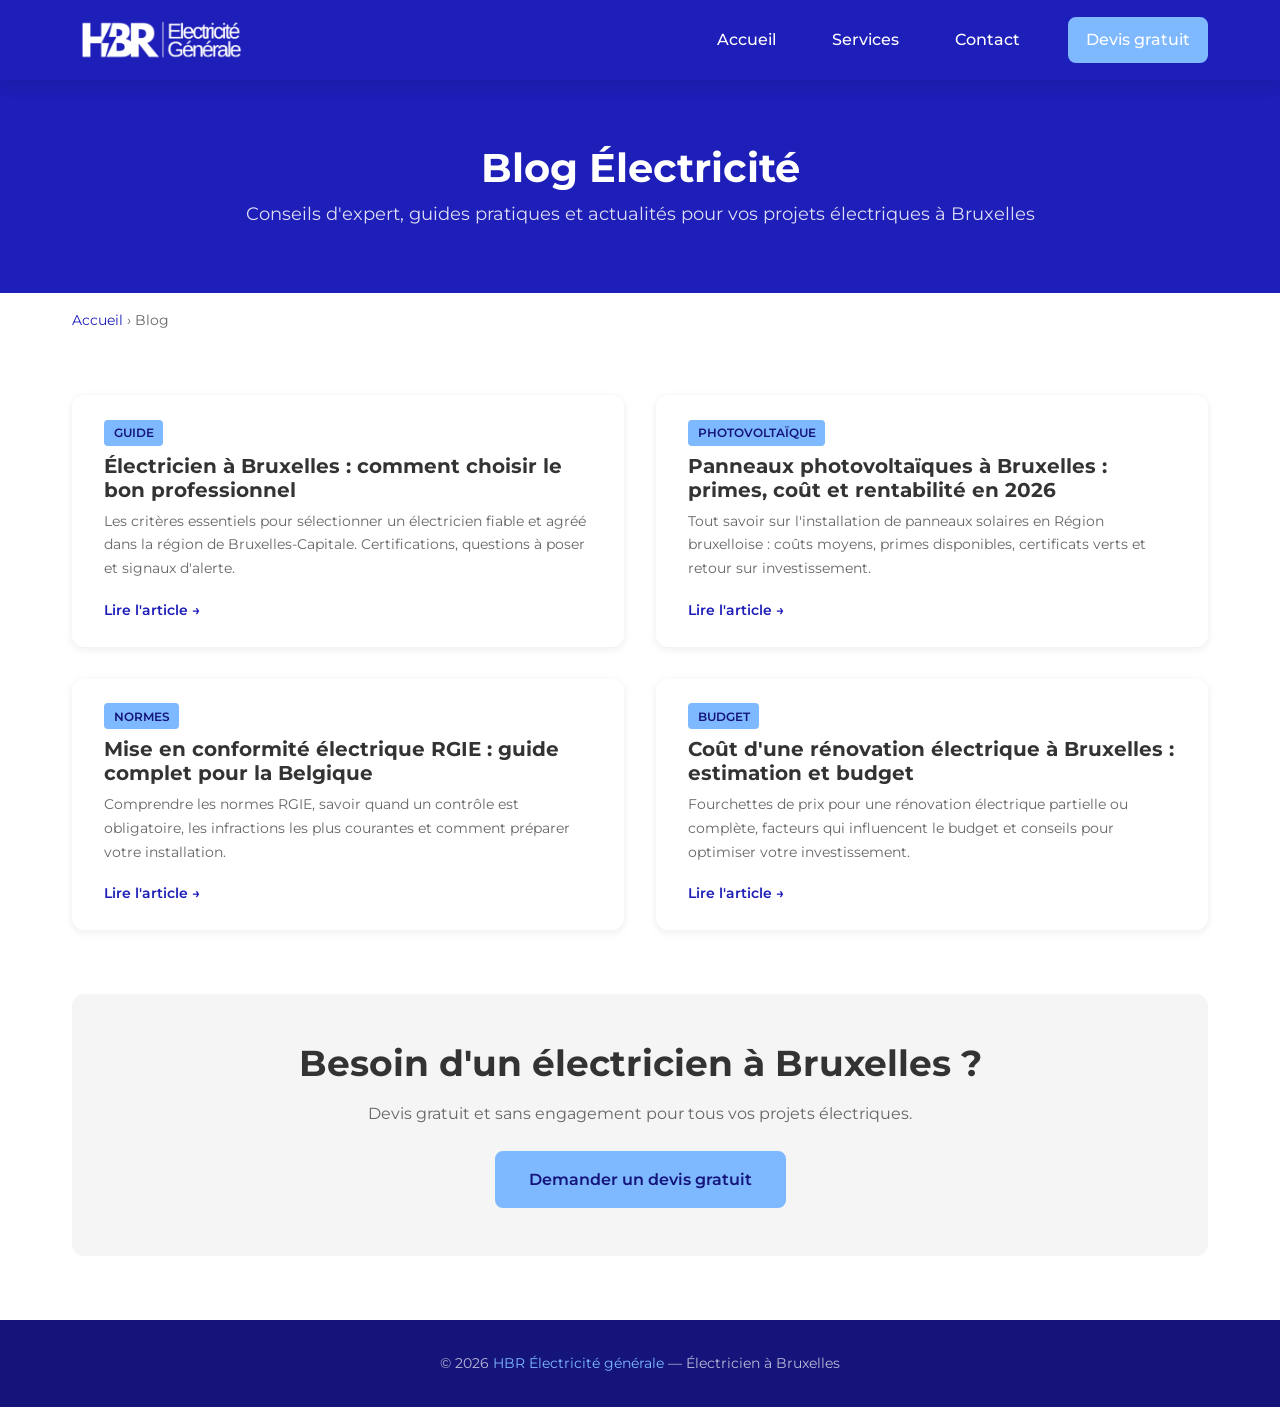
<file: blog/index.html>
<!DOCTYPE html>
<html lang="fr">
<head>
    <meta charset="UTF-8">
    <meta name="viewport" content="width=device-width, initial-scale=1.0">
    <title>Blog Électricité Bruxelles | Conseils et guides | HBR Électricité générale</title>
    <meta name="description" content="Conseils d'expert en électricité à Bruxelles. Guides pratiques sur l'installation électrique, les panneaux photovoltaïques, la mise en conformité RGIE et la domotique.">
    <meta name="keywords" content="blog électricité, conseils électricien bruxelles, guide RGIE, panneaux solaires belgique, rénovation électrique">
    <meta name="robots" content="index, follow">
    <link rel="canonical" href="https://www.hbr-elec.be/blog/">

    <meta property="og:title" content="Blog Électricité | HBR Électricité générale">
    <meta property="og:description" content="Conseils d'expert en électricité à Bruxelles. Guides pratiques, astuces et informations sur les normes belges.">
    <meta property="og:type" content="website">
    <meta property="og:url" content="https://www.hbr-elec.be/blog/">
    <meta property="og:locale" content="fr_BE">

    <link rel="icon" type="image/png" href="../images/favicon.png">
    <link rel="preconnect" href="https://fonts.googleapis.com">
    <link rel="preconnect" href="https://fonts.gstatic.com" crossorigin>
    <link href="https://fonts.googleapis.com/css2?family=Montserrat:wght@400;500;600;700&display=swap" rel="stylesheet">
    <link rel="stylesheet" href="../styles.css">

    <style>
        .blog-header {
            background: var(--color-primary);
            padding: calc(var(--navbar-height) + var(--spacing-2xl)) 0 var(--spacing-2xl);
            color: var(--color-white);
            text-align: center;
        }
        .blog-header h1 {
            font-size: var(--font-size-3xl);
            margin-bottom: var(--spacing-xs);
        }
        .blog-header p {
            font-size: var(--font-size-lg);
            opacity: 0.85;
        }
        .breadcrumb {
            padding: var(--spacing-sm) 0;
            font-size: var(--font-size-sm);
            color: var(--color-text-light);
        }
        .breadcrumb a {
            color: var(--color-primary);
            text-decoration: none;
        }
        .breadcrumb a:hover {
            text-decoration: underline;
        }
        .blog-grid {
            display: grid;
            grid-template-columns: 1fr;
            gap: var(--spacing-lg);
            padding: var(--spacing-xl) 0 var(--spacing-2xl);
        }
        @media (min-width: 768px) {
            .blog-grid {
                grid-template-columns: repeat(2, 1fr);
            }
        }
        .blog-card {
            background: var(--color-white);
            border-radius: var(--border-radius-lg);
            box-shadow: var(--shadow-sm);
            overflow: hidden;
            transition: transform var(--transition-fast), box-shadow var(--transition-fast);
        }
        .blog-card:hover {
            transform: translateY(-4px);
            box-shadow: var(--shadow-md);
        }
        .blog-card__body {
            padding: var(--spacing-md) var(--spacing-lg);
        }
        .blog-card__tag {
            display: inline-block;
            background: var(--color-accent);
            color: var(--color-primary-dark);
            font-size: 0.75rem;
            font-weight: 600;
            padding: 0.2rem 0.6rem;
            border-radius: 4px;
            text-transform: uppercase;
            margin-bottom: var(--spacing-xs);
        }
        .blog-card__title {
            font-size: var(--font-size-xl);
            color: var(--color-text);
            margin-bottom: var(--spacing-xs);
            line-height: var(--line-height-heading);
        }
        .blog-card__title a {
            color: inherit;
            text-decoration: none;
        }
        .blog-card__title a:hover {
            color: var(--color-primary);
        }
        .blog-card__excerpt {
            color: var(--color-text-light);
            font-size: var(--font-size-sm);
            line-height: 1.7;
            margin-bottom: var(--spacing-sm);
        }
        .blog-card__link {
            color: var(--color-primary);
            font-weight: 600;
            font-size: var(--font-size-sm);
            text-decoration: none;
        }
        .blog-card__link:hover {
            text-decoration: underline;
        }
        .blog-cta {
            background: var(--color-gray-light);
            border-radius: var(--border-radius-lg);
            padding: var(--spacing-xl);
            text-align: center;
            margin-bottom: var(--spacing-2xl);
        }
        .blog-cta h2 {
            font-size: var(--font-size-2xl);
            margin-bottom: var(--spacing-sm);
        }
        .blog-cta p {
            color: var(--color-text-light);
            margin-bottom: var(--spacing-md);
        }
        .blog-footer {
            background: var(--color-primary-dark);
            color: rgba(255,255,255,0.7);
            padding: var(--spacing-lg) 0;
            text-align: center;
            font-size: var(--font-size-sm);
        }
        .blog-footer a {
            color: var(--color-accent);
            text-decoration: none;
        }
    </style>
</head>
<body>
    <header id="header" class="header scrolled">
        <nav class="navbar container" aria-label="Navigation">
            <a href="../" class="navbar__logo" aria-label="HBR Électricité générale - Accueil">
                <img src="../images/logo-hbr-horizontal.png" alt="HBR Électricité générale" class="navbar__logo-img" width="180" height="50">
            </a>
            <ul class="navbar__menu" style="display:flex; list-style:none; gap:1.5rem; align-items:center;">
                <li><a href="../">Accueil</a></li>
                <li><a href="../#services">Services</a></li>
                <li><a href="../#contact">Contact</a></li>
                <li><a href="../#contact" class="btn btn--accent">Devis gratuit</a></li>
            </ul>
        </nav>
    </header>

    <div class="blog-header">
        <div class="container">
            <h1>Blog Électricité</h1>
            <p>Conseils d'expert, guides pratiques et actualités pour vos projets électriques à Bruxelles</p>
        </div>
    </div>

    <main class="container">
        <nav class="breadcrumb" aria-label="Fil d'Ariane">
            <a href="../">Accueil</a> &rsaquo; Blog
        </nav>

        <div class="blog-grid">
            <article class="blog-card">
                <div class="blog-card__body">
                    <span class="blog-card__tag">Guide</span>
                    <h2 class="blog-card__title">
                        <a href="electricien-bruxelles-guide.html">Électricien à Bruxelles : comment choisir le bon professionnel</a>
                    </h2>
                    <p class="blog-card__excerpt">Les critères essentiels pour sélectionner un électricien fiable et agréé dans la région de Bruxelles-Capitale. Certifications, questions à poser et signaux d'alerte.</p>
                    <a href="electricien-bruxelles-guide.html" class="blog-card__link">Lire l'article &rarr;</a>
                </div>
            </article>

            <article class="blog-card">
                <div class="blog-card__body">
                    <span class="blog-card__tag">Photovoltaïque</span>
                    <h2 class="blog-card__title">
                        <a href="panneaux-photovoltaiques-prime-bruxelles-2026.html">Panneaux photovoltaïques à Bruxelles : primes, coût et rentabilité en 2026</a>
                    </h2>
                    <p class="blog-card__excerpt">Tout savoir sur l'installation de panneaux solaires en Région bruxelloise : coûts moyens, primes disponibles, certificats verts et retour sur investissement.</p>
                    <a href="panneaux-photovoltaiques-prime-bruxelles-2026.html" class="blog-card__link">Lire l'article &rarr;</a>
                </div>
            </article>

            <article class="blog-card">
                <div class="blog-card__body">
                    <span class="blog-card__tag">Normes</span>
                    <h2 class="blog-card__title">
                        <a href="mise-en-conformite-rgie-belgique.html">Mise en conformité électrique RGIE : guide complet pour la Belgique</a>
                    </h2>
                    <p class="blog-card__excerpt">Comprendre les normes RGIE, savoir quand un contrôle est obligatoire, les infractions les plus courantes et comment préparer votre installation.</p>
                    <a href="mise-en-conformite-rgie-belgique.html" class="blog-card__link">Lire l'article &rarr;</a>
                </div>
            </article>

            <article class="blog-card">
                <div class="blog-card__body">
                    <span class="blog-card__tag">Budget</span>
                    <h2 class="blog-card__title">
                        <a href="cout-renovation-electrique-bruxelles.html">Coût d'une rénovation électrique à Bruxelles : estimation et budget</a>
                    </h2>
                    <p class="blog-card__excerpt">Fourchettes de prix pour une rénovation électrique partielle ou complète, facteurs qui influencent le budget et conseils pour optimiser votre investissement.</p>
                    <a href="cout-renovation-electrique-bruxelles.html" class="blog-card__link">Lire l'article &rarr;</a>
                </div>
            </article>
        </div>

        <div class="blog-cta">
            <h2>Besoin d'un électricien à Bruxelles ?</h2>
            <p>Devis gratuit et sans engagement pour tous vos projets électriques.</p>
            <a href="../#contact" class="btn btn--accent btn--lg">Demander un devis gratuit</a>
        </div>
    </main>

    <footer class="blog-footer">
        <div class="container">
            <p>&copy; 2026 <a href="../">HBR Électricité générale</a> — Électricien à Bruxelles</p>
        </div>
    </footer>
</body>
</html>
</file>
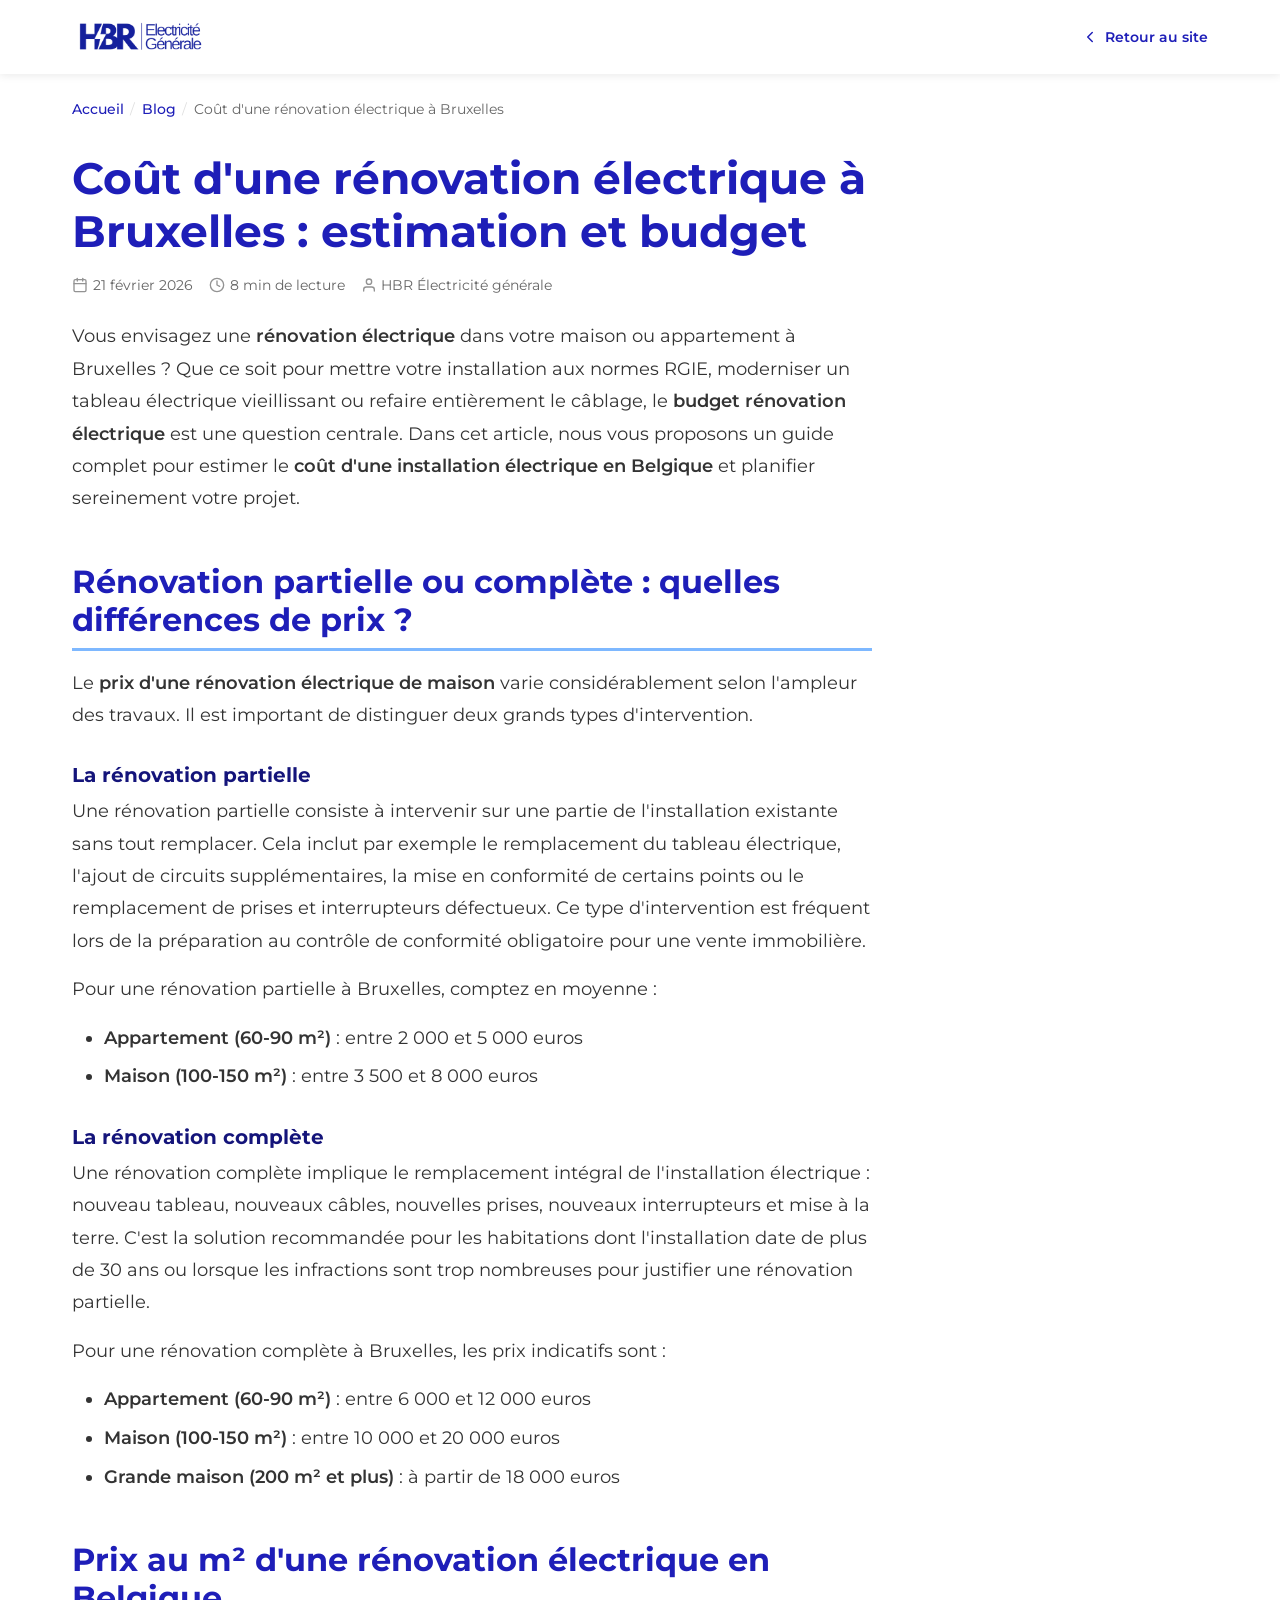
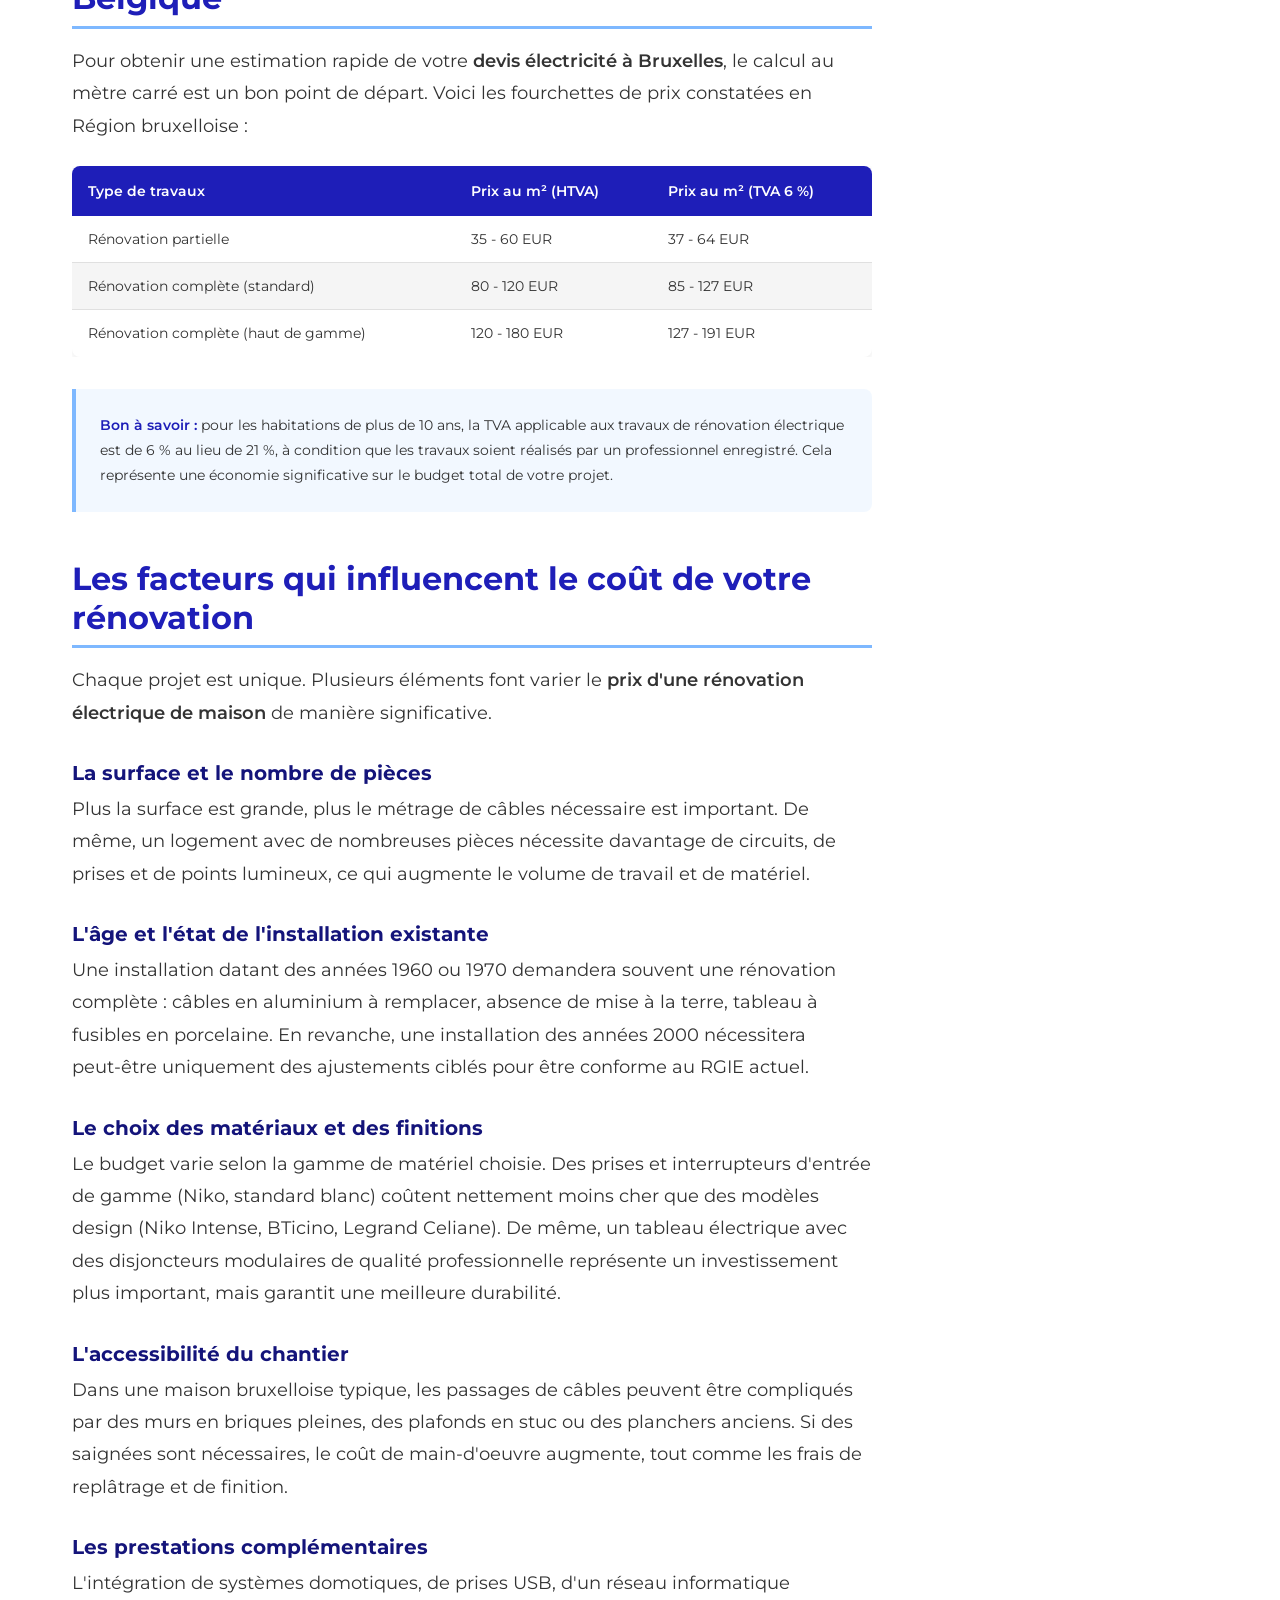
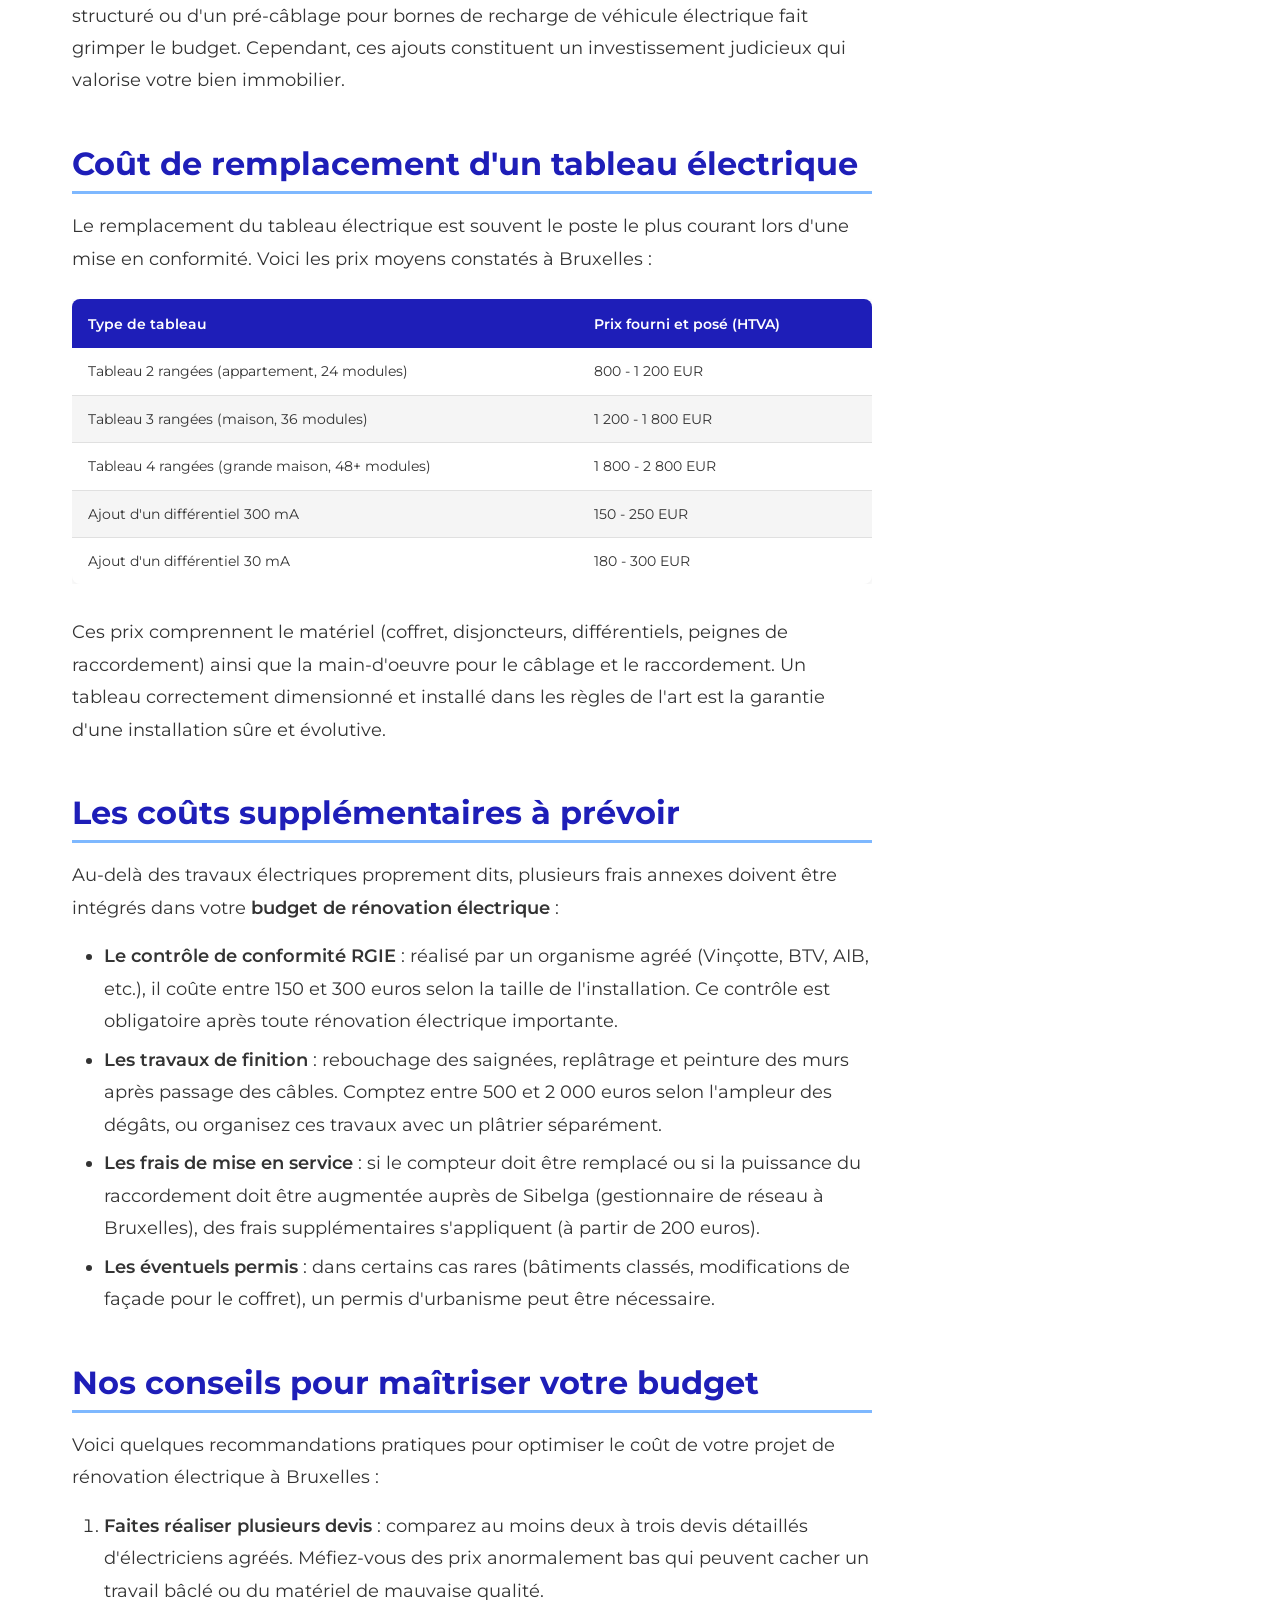
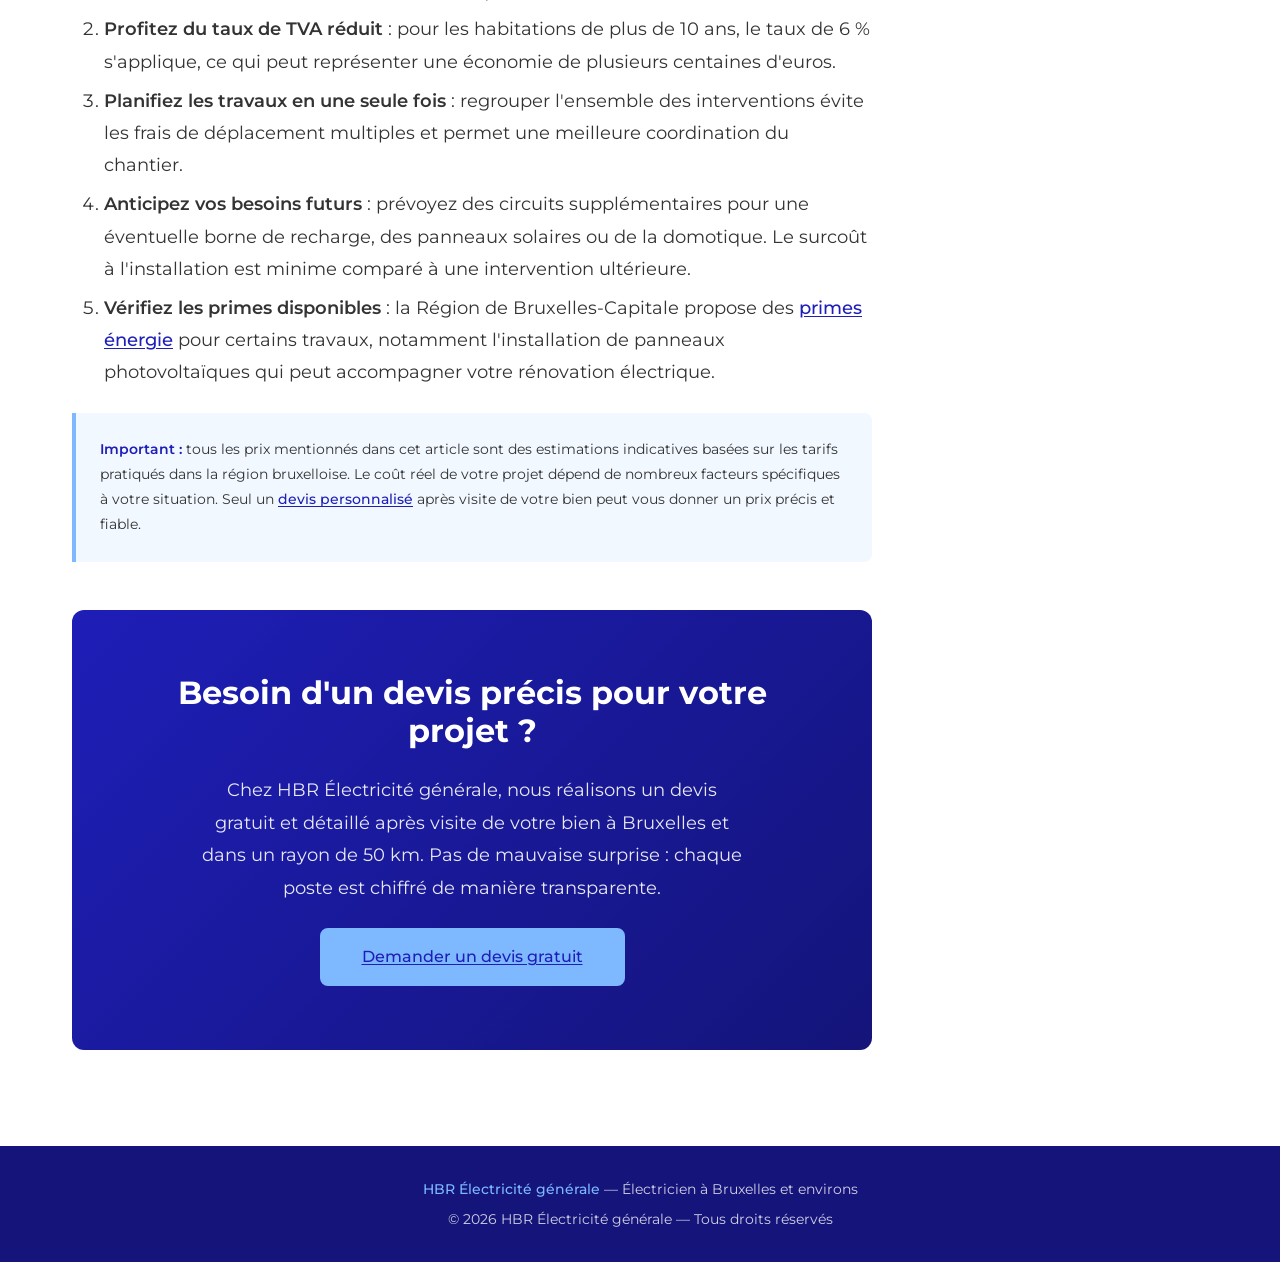
<file: blog/cout-renovation-electrique-bruxelles.html>
<!DOCTYPE html>
<html lang="fr-BE">
<head>
    <meta charset="UTF-8">
    <meta name="viewport" content="width=device-width, initial-scale=1.0">
    <title>Coût d'une rénovation électrique à Bruxelles : estimation et budget | HBR Électricité</title>
    <meta name="description" content="Quel est le prix d'une rénovation électrique à Bruxelles ? Découvrez les coûts par m², les facteurs qui influencent le budget et nos conseils pour estimer votre devis électricité en Belgique.">
    <meta name="keywords" content="prix rénovation électrique maison, coût installation électrique belgique, devis électricité bruxelles, budget rénovation électrique">
    <meta name="author" content="HBR Électricité générale">
    <meta name="robots" content="index, follow">

    <!-- Canonical -->
    <link rel="canonical" href="https://www.hbr-elec.be/blog/cout-renovation-electrique-bruxelles.html">
    <link rel="alternate" hreflang="fr-BE" href="https://www.hbr-elec.be/blog/cout-renovation-electrique-bruxelles.html">

    <!-- Open Graph -->
    <meta property="og:title" content="Coût d'une rénovation électrique à Bruxelles : estimation et budget">
    <meta property="og:description" content="Quel est le prix d'une rénovation électrique à Bruxelles ? Découvrez les coûts par m², les facteurs qui influencent le budget et nos conseils pour bien estimer votre projet.">
    <meta property="og:type" content="article">
    <meta property="og:url" content="https://www.hbr-elec.be/blog/cout-renovation-electrique-bruxelles.html">
    <meta property="og:image" content="https://www.hbr-elec.be/images/og-image.jpg">
    <meta property="og:locale" content="fr_BE">
    <meta property="og:site_name" content="HBR Électricité générale">
    <meta property="article:published_time" content="2026-02-21">
    <meta property="article:author" content="HBR Électricité générale">

    <!-- Favicon -->
    <link rel="icon" type="image/png" href="../images/favicon.png">

    <!-- Google Fonts - Montserrat -->
    <link rel="preconnect" href="https://fonts.googleapis.com">
    <link rel="preconnect" href="https://fonts.gstatic.com" crossorigin>
    <link href="https://fonts.googleapis.com/css2?family=Montserrat:wght@400;500;600;700&display=swap" rel="stylesheet">

    <!-- Main Stylesheet -->
    <link rel="stylesheet" href="../styles.css">

    <!-- Schema.org Article JSON-LD -->
    <script type="application/ld+json">
    {
        "@context": "https://schema.org",
        "@type": "Article",
        "headline": "Coût d'une rénovation électrique à Bruxelles : estimation et budget",
        "description": "Guide complet sur les prix d'une rénovation électrique à Bruxelles. Estimation par m², facteurs influençant le coût, remplacement de tableau électrique et conseils budget.",
        "image": "https://www.hbr-elec.be/images/og-image.jpg",
        "author": {
            "@type": "Organization",
            "name": "HBR Électricité générale",
            "url": "https://www.hbr-elec.be/"
        },
        "publisher": {
            "@type": "Organization",
            "name": "HBR Électricité générale",
            "logo": {
                "@type": "ImageObject",
                "url": "https://www.hbr-elec.be/images/logo-hbr-horizontal.png"
            }
        },
        "datePublished": "2026-02-21",
        "dateModified": "2026-02-21",
        "mainEntityOfPage": {
            "@type": "WebPage",
            "@id": "https://www.hbr-elec.be/blog/cout-renovation-electrique-bruxelles.html"
        },
        "inLanguage": "fr-BE",
        "keywords": ["prix rénovation électrique maison", "coût installation électrique belgique", "devis électricité bruxelles", "budget rénovation électrique"]
    }
    </script>

    <!-- Schema.org BreadcrumbList -->
    <script type="application/ld+json">
    {
        "@context": "https://schema.org",
        "@type": "BreadcrumbList",
        "itemListElement": [
            {
                "@type": "ListItem",
                "position": 1,
                "name": "Accueil",
                "item": "https://www.hbr-elec.be/"
            },
            {
                "@type": "ListItem",
                "position": 2,
                "name": "Blog",
                "item": "https://www.hbr-elec.be/blog/"
            },
            {
                "@type": "ListItem",
                "position": 3,
                "name": "Coût d'une rénovation électrique à Bruxelles"
            }
        ]
    }
    </script>

    <!-- Blog-specific styles -->
    <style>
        /* ========================================
           BLOG ARTICLE STYLES
           ======================================== */

        /* Navbar blog */
        .blog-navbar {
            position: sticky;
            top: 0;
            z-index: 1000;
            background-color: var(--color-white);
            box-shadow: var(--shadow-sm);
            padding: var(--spacing-sm) 0;
        }

        .blog-navbar .container {
            display: flex;
            align-items: center;
            justify-content: space-between;
        }

        .blog-navbar__logo img {
            height: 42px;
            width: auto;
        }

        .blog-navbar__back {
            display: inline-flex;
            align-items: center;
            gap: 0.4rem;
            color: var(--color-primary);
            font-weight: 600;
            font-size: var(--font-size-sm);
            transition: color var(--transition-fast);
        }

        .blog-navbar__back:hover {
            color: var(--color-primary-light);
        }

        .blog-navbar__back svg {
            width: 18px;
            height: 18px;
            transition: transform var(--transition-fast);
        }

        .blog-navbar__back:hover svg {
            transform: translateX(-3px);
        }

        /* Breadcrumbs */
        .breadcrumb {
            padding: var(--spacing-md) 0 0;
            font-size: var(--font-size-sm);
            color: var(--color-text-light);
        }

        .breadcrumb__list {
            display: flex;
            flex-wrap: wrap;
            align-items: center;
            gap: 0.4rem;
            list-style: none;
        }

        .breadcrumb__item a {
            color: var(--color-primary);
            font-weight: 500;
        }

        .breadcrumb__item a:hover {
            text-decoration: underline;
        }

        .breadcrumb__separator {
            color: var(--color-gray-medium);
            user-select: none;
        }

        .breadcrumb__item--active {
            color: var(--color-text-light);
        }

        /* Article header */
        .article-header {
            padding: var(--spacing-lg) 0 var(--spacing-md);
        }

        .article-header__title {
            font-size: var(--font-size-3xl);
            color: var(--color-primary);
            line-height: var(--line-height-heading);
            margin-bottom: var(--spacing-sm);
            max-width: 800px;
        }

        .article-header__meta {
            display: flex;
            flex-wrap: wrap;
            align-items: center;
            gap: var(--spacing-sm);
            color: var(--color-text-light);
            font-size: var(--font-size-sm);
        }

        .article-header__meta-item {
            display: inline-flex;
            align-items: center;
            gap: 0.3rem;
        }

        .article-header__meta-item svg {
            width: 16px;
            height: 16px;
            opacity: 0.7;
        }

        /* Article content */
        .article-content {
            max-width: 800px;
            padding-bottom: var(--spacing-2xl);
        }

        .article-content h2 {
            font-size: var(--font-size-2xl);
            color: var(--color-primary);
            margin: var(--spacing-xl) 0 var(--spacing-sm);
            padding-bottom: var(--spacing-xs);
            border-bottom: 3px solid var(--color-accent);
        }

        .article-content h3 {
            font-size: var(--font-size-xl);
            color: var(--color-primary-dark);
            margin: var(--spacing-lg) 0 var(--spacing-xs);
        }

        .article-content p {
            margin-bottom: var(--spacing-sm);
            line-height: 1.8;
            color: var(--color-text);
        }

        .article-content ul,
        .article-content ol {
            margin: var(--spacing-xs) 0 var(--spacing-sm) var(--spacing-lg);
            line-height: 1.8;
        }

        .article-content ul {
            list-style: disc;
        }

        .article-content ol {
            list-style: decimal;
        }

        .article-content li {
            margin-bottom: 0.4rem;
        }

        .article-content a {
            color: var(--color-primary);
            font-weight: 500;
            text-decoration: underline;
            text-underline-offset: 2px;
        }

        .article-content a:hover {
            color: var(--color-primary-light);
        }

        .article-content strong {
            font-weight: 600;
            color: var(--color-text);
        }

        /* Price table */
        .price-table {
            width: 100%;
            border-collapse: collapse;
            margin: var(--spacing-md) 0 var(--spacing-lg);
            font-size: var(--font-size-sm);
            box-shadow: var(--shadow-sm);
            border-radius: var(--border-radius);
            overflow: hidden;
        }

        .price-table thead {
            background-color: var(--color-primary);
            color: var(--color-white);
        }

        .price-table th {
            padding: 0.85rem 1rem;
            text-align: left;
            font-weight: 600;
        }

        .price-table td {
            padding: 0.75rem 1rem;
            border-bottom: 1px solid var(--color-gray-medium);
        }

        .price-table tbody tr:last-child td {
            border-bottom: none;
        }

        .price-table tbody tr:nth-child(even) {
            background-color: var(--color-gray-light);
        }

        .price-table tbody tr:hover {
            background-color: rgba(126, 184, 255, 0.12);
        }

        /* Info box */
        .info-box {
            background-color: rgba(126, 184, 255, 0.1);
            border-left: 4px solid var(--color-accent);
            padding: var(--spacing-md);
            margin: var(--spacing-md) 0 var(--spacing-lg);
            border-radius: 0 var(--border-radius) var(--border-radius) 0;
        }

        .info-box p {
            margin-bottom: 0;
            font-size: var(--font-size-sm);
        }

        .info-box strong {
            color: var(--color-primary);
        }

        /* CTA section */
        .article-cta {
            background: linear-gradient(135deg, var(--color-primary) 0%, var(--color-primary-dark) 100%);
            color: var(--color-white);
            padding: var(--spacing-xl);
            border-radius: var(--border-radius-lg);
            text-align: center;
            margin: var(--spacing-xl) 0 var(--spacing-lg);
        }

        .article-cta h2 {
            color: var(--color-white);
            border-bottom: none;
            margin-top: 0;
            font-size: var(--font-size-2xl);
        }

        .article-cta p {
            color: rgba(255, 255, 255, 0.9);
            max-width: 550px;
            margin: 0 auto var(--spacing-md);
        }

        .article-cta .btn--accent {
            font-size: var(--font-size-base);
            padding: 0.875rem 2.5rem;
        }

        /* Blog footer */
        .blog-footer {
            background-color: var(--color-primary-dark);
            color: rgba(255, 255, 255, 0.8);
            padding: var(--spacing-lg) 0;
            text-align: center;
            font-size: var(--font-size-sm);
        }

        .blog-footer a {
            color: var(--color-accent);
            font-weight: 500;
        }

        .blog-footer a:hover {
            text-decoration: underline;
        }

        .blog-footer p {
            margin-bottom: var(--spacing-xs);
        }

        .blog-footer p:last-child {
            margin-bottom: 0;
        }

        /* Responsive table wrapper */
        .table-wrapper {
            overflow-x: auto;
            -webkit-overflow-scrolling: touch;
            margin: var(--spacing-md) 0 var(--spacing-lg);
        }

        .table-wrapper .price-table {
            margin: 0;
            min-width: 500px;
        }

        /* Responsive adjustments */
        @media (min-width: 768px) {
            .article-header__title {
                font-size: clamp(2rem, 4vw, 2.75rem);
            }

            .article-content {
                font-size: var(--font-size-lg);
            }

            .article-content h2 {
                font-size: clamp(1.5rem, 3vw, 2rem);
            }

            .article-cta {
                padding: var(--spacing-2xl);
            }
        }

        @media (max-width: 600px) {
            .article-header__title {
                font-size: 1.6rem;
            }

            .article-cta {
                padding: var(--spacing-lg) var(--spacing-md);
            }

            .article-cta h2 {
                font-size: var(--font-size-xl);
            }

            .price-table th,
            .price-table td {
                padding: 0.6rem 0.7rem;
                font-size: 0.8rem;
            }
        }
    </style>
</head>
<body>
    <!-- ========================================
         NAVBAR BLOG
         ======================================== -->
    <header class="blog-navbar">
        <nav class="container" aria-label="Navigation blog">
            <a href="../" class="blog-navbar__logo" aria-label="HBR Électricité générale - Accueil">
                <img src="../images/logo-hbr-horizontal.png" alt="HBR Électricité générale" width="180" height="50">
            </a>
            <a href="../" class="blog-navbar__back">
                <svg viewBox="0 0 24 24" fill="none" stroke="currentColor" stroke-width="2" stroke-linecap="round" stroke-linejoin="round" aria-hidden="true"><polyline points="15 18 9 12 15 6"/></svg>
                Retour au site
            </a>
        </nav>
    </header>

    <main class="container">
        <!-- ========================================
             BREADCRUMB
             ======================================== -->
        <nav class="breadcrumb" aria-label="Fil d'Ariane">
            <ol class="breadcrumb__list">
                <li class="breadcrumb__item"><a href="../">Accueil</a></li>
                <li class="breadcrumb__separator" aria-hidden="true">/</li>
                <li class="breadcrumb__item"><a href="./">Blog</a></li>
                <li class="breadcrumb__separator" aria-hidden="true">/</li>
                <li class="breadcrumb__item breadcrumb__item--active" aria-current="page">Coût d'une rénovation électrique à Bruxelles</li>
            </ol>
        </nav>

        <!-- ========================================
             ARTICLE HEADER
             ======================================== -->
        <header class="article-header">
            <h1 class="article-header__title">Coût d'une rénovation électrique à Bruxelles : estimation et budget</h1>
            <div class="article-header__meta">
                <span class="article-header__meta-item">
                    <svg viewBox="0 0 24 24" fill="none" stroke="currentColor" stroke-width="2" stroke-linecap="round" stroke-linejoin="round" aria-hidden="true"><rect x="3" y="4" width="18" height="18" rx="2" ry="2"/><line x1="16" y1="2" x2="16" y2="6"/><line x1="8" y1="2" x2="8" y2="6"/><line x1="3" y1="10" x2="21" y2="10"/></svg>
                    21 février 2026
                </span>
                <span class="article-header__meta-item">
                    <svg viewBox="0 0 24 24" fill="none" stroke="currentColor" stroke-width="2" stroke-linecap="round" stroke-linejoin="round" aria-hidden="true"><circle cx="12" cy="12" r="10"/><polyline points="12 6 12 12 16 14"/></svg>
                    8 min de lecture
                </span>
                <span class="article-header__meta-item">
                    <svg viewBox="0 0 24 24" fill="none" stroke="currentColor" stroke-width="2" stroke-linecap="round" stroke-linejoin="round" aria-hidden="true"><path d="M20 21v-2a4 4 0 0 0-4-4H8a4 4 0 0 0-4 4v2"/><circle cx="12" cy="7" r="4"/></svg>
                    HBR Électricité générale
                </span>
            </div>
        </header>

        <!-- ========================================
             ARTICLE CONTENT
             ======================================== -->
        <article class="article-content">
            <p>Vous envisagez une <strong>rénovation électrique</strong> dans votre maison ou appartement à Bruxelles ? Que ce soit pour mettre votre installation aux normes RGIE, moderniser un tableau électrique vieillissant ou refaire entièrement le câblage, le <strong>budget rénovation électrique</strong> est une question centrale. Dans cet article, nous vous proposons un guide complet pour estimer le <strong>coût d'une installation électrique en Belgique</strong> et planifier sereinement votre projet.</p>

            <h2>Rénovation partielle ou complète : quelles différences de prix ?</h2>

            <p>Le <strong>prix d'une rénovation électrique de maison</strong> varie considérablement selon l'ampleur des travaux. Il est important de distinguer deux grands types d'intervention.</p>

            <h3>La rénovation partielle</h3>

            <p>Une rénovation partielle consiste à intervenir sur une partie de l'installation existante sans tout remplacer. Cela inclut par exemple le remplacement du tableau électrique, l'ajout de circuits supplémentaires, la mise en conformité de certains points ou le remplacement de prises et interrupteurs défectueux. Ce type d'intervention est fréquent lors de la préparation au contrôle de conformité obligatoire pour une vente immobilière.</p>

            <p>Pour une rénovation partielle à Bruxelles, comptez en moyenne :</p>
            <ul>
                <li><strong>Appartement (60-90 m²)</strong> : entre 2 000 et 5 000 euros</li>
                <li><strong>Maison (100-150 m²)</strong> : entre 3 500 et 8 000 euros</li>
            </ul>

            <h3>La rénovation complète</h3>

            <p>Une rénovation complète implique le remplacement intégral de l'installation électrique : nouveau tableau, nouveaux câbles, nouvelles prises, nouveaux interrupteurs et mise à la terre. C'est la solution recommandée pour les habitations dont l'installation date de plus de 30 ans ou lorsque les infractions sont trop nombreuses pour justifier une rénovation partielle.</p>

            <p>Pour une rénovation complète à Bruxelles, les prix indicatifs sont :</p>
            <ul>
                <li><strong>Appartement (60-90 m²)</strong> : entre 6 000 et 12 000 euros</li>
                <li><strong>Maison (100-150 m²)</strong> : entre 10 000 et 20 000 euros</li>
                <li><strong>Grande maison (200 m² et plus)</strong> : à partir de 18 000 euros</li>
            </ul>

            <h2>Prix au m² d'une rénovation électrique en Belgique</h2>

            <p>Pour obtenir une estimation rapide de votre <strong>devis électricité à Bruxelles</strong>, le calcul au mètre carré est un bon point de départ. Voici les fourchettes de prix constatées en Région bruxelloise :</p>

            <div class="table-wrapper">
                <table class="price-table">
                    <thead>
                        <tr>
                            <th>Type de travaux</th>
                            <th>Prix au m² (HTVA)</th>
                            <th>Prix au m² (TVA 6 %)</th>
                        </tr>
                    </thead>
                    <tbody>
                        <tr>
                            <td>Rénovation partielle</td>
                            <td>35 - 60 EUR</td>
                            <td>37 - 64 EUR</td>
                        </tr>
                        <tr>
                            <td>Rénovation complète (standard)</td>
                            <td>80 - 120 EUR</td>
                            <td>85 - 127 EUR</td>
                        </tr>
                        <tr>
                            <td>Rénovation complète (haut de gamme)</td>
                            <td>120 - 180 EUR</td>
                            <td>127 - 191 EUR</td>
                        </tr>
                    </tbody>
                </table>
            </div>

            <div class="info-box">
                <p><strong>Bon à savoir :</strong> pour les habitations de plus de 10 ans, la TVA applicable aux travaux de rénovation électrique est de 6 % au lieu de 21 %, à condition que les travaux soient réalisés par un professionnel enregistré. Cela représente une économie significative sur le budget total de votre projet.</p>
            </div>

            <h2>Les facteurs qui influencent le coût de votre rénovation</h2>

            <p>Chaque projet est unique. Plusieurs éléments font varier le <strong>prix d'une rénovation électrique de maison</strong> de manière significative.</p>

            <h3>La surface et le nombre de pièces</h3>

            <p>Plus la surface est grande, plus le métrage de câbles nécessaire est important. De même, un logement avec de nombreuses pièces nécessite davantage de circuits, de prises et de points lumineux, ce qui augmente le volume de travail et de matériel.</p>

            <h3>L'âge et l'état de l'installation existante</h3>

            <p>Une installation datant des années 1960 ou 1970 demandera souvent une rénovation complète : câbles en aluminium à remplacer, absence de mise à la terre, tableau à fusibles en porcelaine. En revanche, une installation des années 2000 nécessitera peut-être uniquement des ajustements ciblés pour être conforme au RGIE actuel.</p>

            <h3>Le choix des matériaux et des finitions</h3>

            <p>Le budget varie selon la gamme de matériel choisie. Des prises et interrupteurs d'entrée de gamme (Niko, standard blanc) coûtent nettement moins cher que des modèles design (Niko Intense, BTicino, Legrand Celiane). De même, un tableau électrique avec des disjoncteurs modulaires de qualité professionnelle représente un investissement plus important, mais garantit une meilleure durabilité.</p>

            <h3>L'accessibilité du chantier</h3>

            <p>Dans une maison bruxelloise typique, les passages de câbles peuvent être compliqués par des murs en briques pleines, des plafonds en stuc ou des planchers anciens. Si des saignées sont nécessaires, le coût de main-d'oeuvre augmente, tout comme les frais de replâtrage et de finition.</p>

            <h3>Les prestations complémentaires</h3>

            <p>L'intégration de systèmes domotiques, de prises USB, d'un réseau informatique structuré ou d'un pré-câblage pour bornes de recharge de véhicule électrique fait grimper le budget. Cependant, ces ajouts constituent un investissement judicieux qui valorise votre bien immobilier.</p>

            <h2>Coût de remplacement d'un tableau électrique</h2>

            <p>Le remplacement du tableau électrique est souvent le poste le plus courant lors d'une mise en conformité. Voici les prix moyens constatés à Bruxelles :</p>

            <div class="table-wrapper">
                <table class="price-table">
                    <thead>
                        <tr>
                            <th>Type de tableau</th>
                            <th>Prix fourni et posé (HTVA)</th>
                        </tr>
                    </thead>
                    <tbody>
                        <tr>
                            <td>Tableau 2 rangées (appartement, 24 modules)</td>
                            <td>800 - 1 200 EUR</td>
                        </tr>
                        <tr>
                            <td>Tableau 3 rangées (maison, 36 modules)</td>
                            <td>1 200 - 1 800 EUR</td>
                        </tr>
                        <tr>
                            <td>Tableau 4 rangées (grande maison, 48+ modules)</td>
                            <td>1 800 - 2 800 EUR</td>
                        </tr>
                        <tr>
                            <td>Ajout d'un différentiel 300 mA</td>
                            <td>150 - 250 EUR</td>
                        </tr>
                        <tr>
                            <td>Ajout d'un différentiel 30 mA</td>
                            <td>180 - 300 EUR</td>
                        </tr>
                    </tbody>
                </table>
            </div>

            <p>Ces prix comprennent le matériel (coffret, disjoncteurs, différentiels, peignes de raccordement) ainsi que la main-d'oeuvre pour le câblage et le raccordement. Un tableau correctement dimensionné et installé dans les règles de l'art est la garantie d'une installation sûre et évolutive.</p>

            <h2>Les coûts supplémentaires à prévoir</h2>

            <p>Au-delà des travaux électriques proprement dits, plusieurs frais annexes doivent être intégrés dans votre <strong>budget de rénovation électrique</strong> :</p>

            <ul>
                <li><strong>Le contrôle de conformité RGIE</strong> : réalisé par un organisme agréé (Vinçotte, BTV, AIB, etc.), il coûte entre 150 et 300 euros selon la taille de l'installation. Ce contrôle est obligatoire après toute rénovation électrique importante.</li>
                <li><strong>Les travaux de finition</strong> : rebouchage des saignées, replâtrage et peinture des murs après passage des câbles. Comptez entre 500 et 2 000 euros selon l'ampleur des dégâts, ou organisez ces travaux avec un plâtrier séparément.</li>
                <li><strong>Les frais de mise en service</strong> : si le compteur doit être remplacé ou si la puissance du raccordement doit être augmentée auprès de Sibelga (gestionnaire de réseau à Bruxelles), des frais supplémentaires s'appliquent (à partir de 200 euros).</li>
                <li><strong>Les éventuels permis</strong> : dans certains cas rares (bâtiments classés, modifications de façade pour le coffret), un permis d'urbanisme peut être nécessaire.</li>
            </ul>

            <h2>Nos conseils pour maîtriser votre budget</h2>

            <p>Voici quelques recommandations pratiques pour optimiser le coût de votre projet de rénovation électrique à Bruxelles :</p>

            <ol>
                <li><strong>Faites réaliser plusieurs devis</strong> : comparez au moins deux à trois devis détaillés d'électriciens agréés. Méfiez-vous des prix anormalement bas qui peuvent cacher un travail bâclé ou du matériel de mauvaise qualité.</li>
                <li><strong>Profitez du taux de TVA réduit</strong> : pour les habitations de plus de 10 ans, le taux de 6 % s'applique, ce qui peut représenter une économie de plusieurs centaines d'euros.</li>
                <li><strong>Planifiez les travaux en une seule fois</strong> : regrouper l'ensemble des interventions évite les frais de déplacement multiples et permet une meilleure coordination du chantier.</li>
                <li><strong>Anticipez vos besoins futurs</strong> : prévoyez des circuits supplémentaires pour une éventuelle borne de recharge, des panneaux solaires ou de la domotique. Le surcoût à l'installation est minime comparé à une intervention ultérieure.</li>
                <li><strong>Vérifiez les primes disponibles</strong> : la Région de Bruxelles-Capitale propose des <a href="../index.html#services">primes énergie</a> pour certains travaux, notamment l'installation de panneaux photovoltaïques qui peut accompagner votre rénovation électrique.</li>
            </ol>

            <div class="info-box">
                <p><strong>Important :</strong> tous les prix mentionnés dans cet article sont des estimations indicatives basées sur les tarifs pratiqués dans la région bruxelloise. Le coût réel de votre projet dépend de nombreux facteurs spécifiques à votre situation. Seul un <a href="../index.html#contact">devis personnalisé</a> après visite de votre bien peut vous donner un prix précis et fiable.</p>
            </div>

            <!-- CTA -->
            <div class="article-cta">
                <h2>Besoin d'un devis précis pour votre projet ?</h2>
                <p>Chez HBR Électricité générale, nous réalisons un devis gratuit et détaillé après visite de votre bien à Bruxelles et dans un rayon de 50 km. Pas de mauvaise surprise : chaque poste est chiffré de manière transparente.</p>
                <a href="../index.html#contact" class="btn btn--accent btn--lg">Demander un devis gratuit</a>
            </div>
        </article>
    </main>

    <!-- ========================================
         FOOTER BLOG
         ======================================== -->
    <footer class="blog-footer">
        <div class="container">
            <p><a href="../">HBR Électricité générale</a> — Électricien à Bruxelles et environs</p>
            <p>&copy; 2026 HBR Électricité générale — Tous droits réservés</p>
        </div>
    </footer>
</body>
</html>
</file>
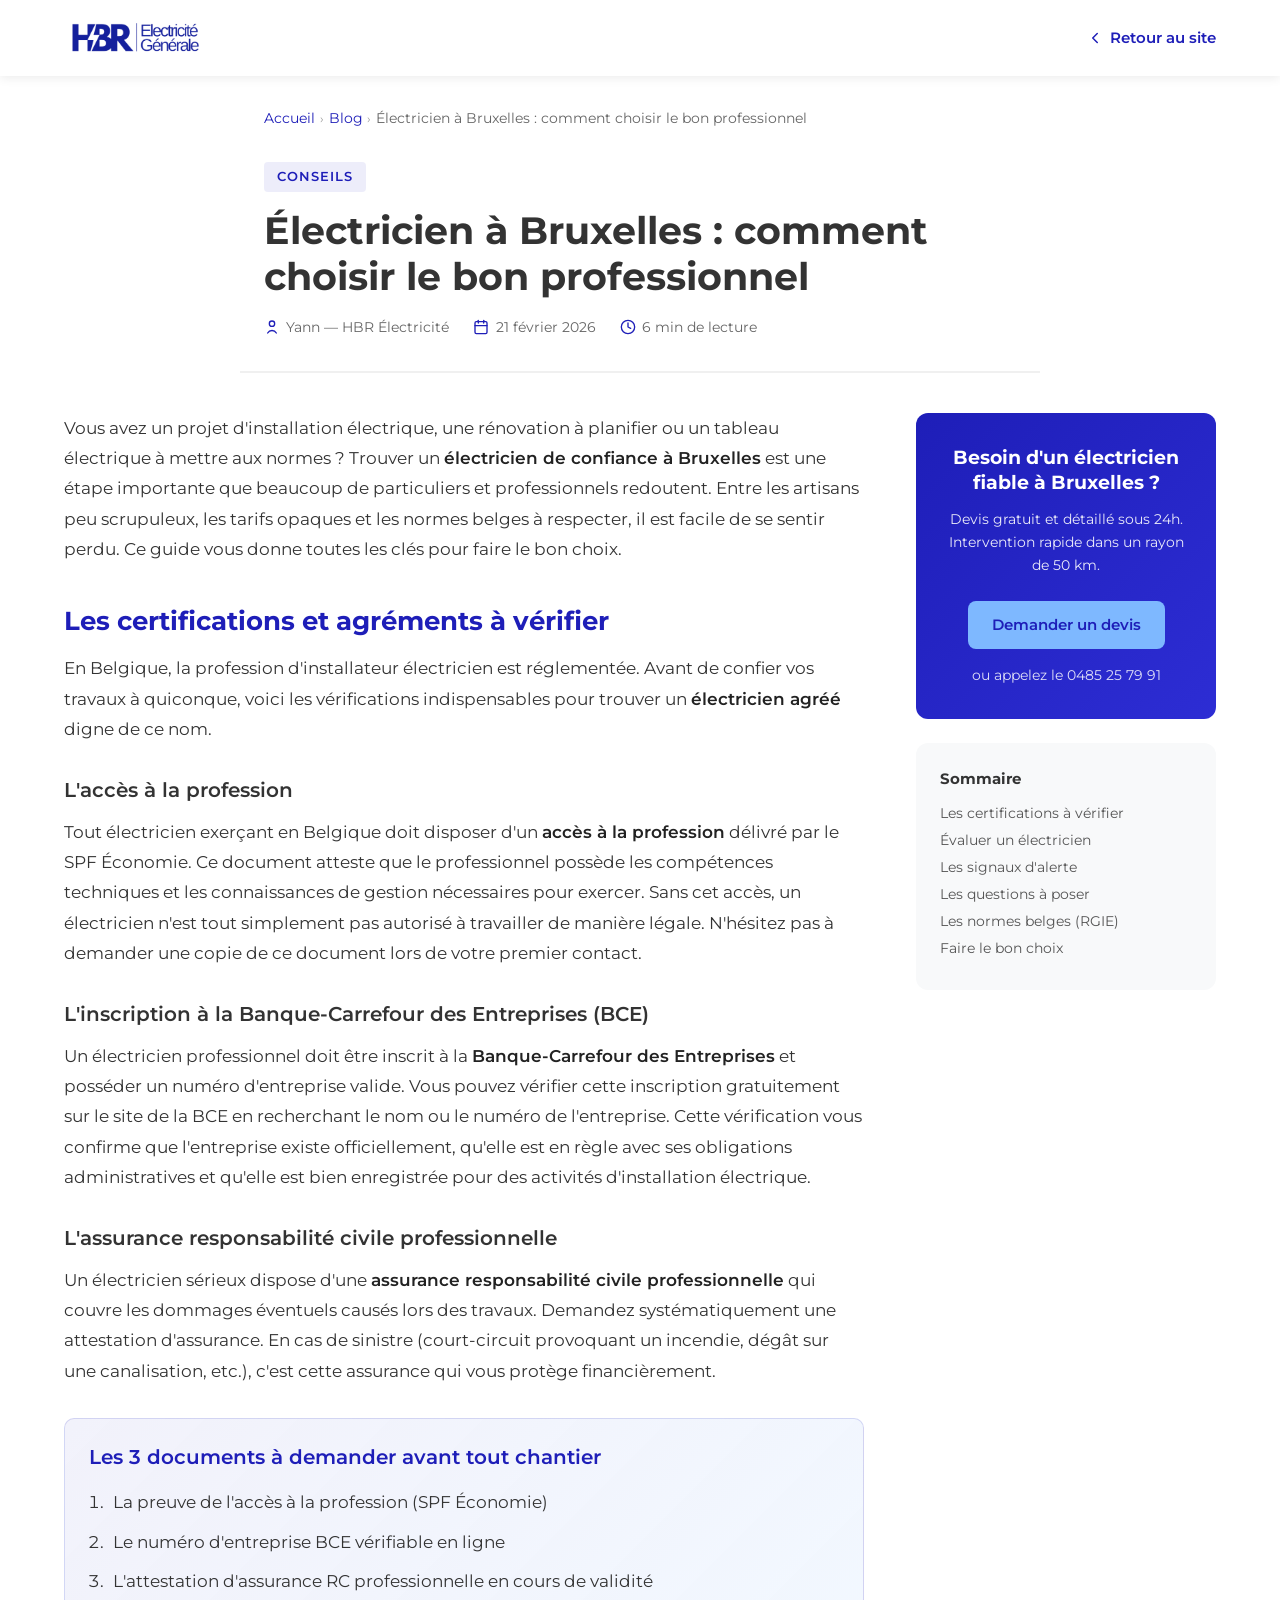
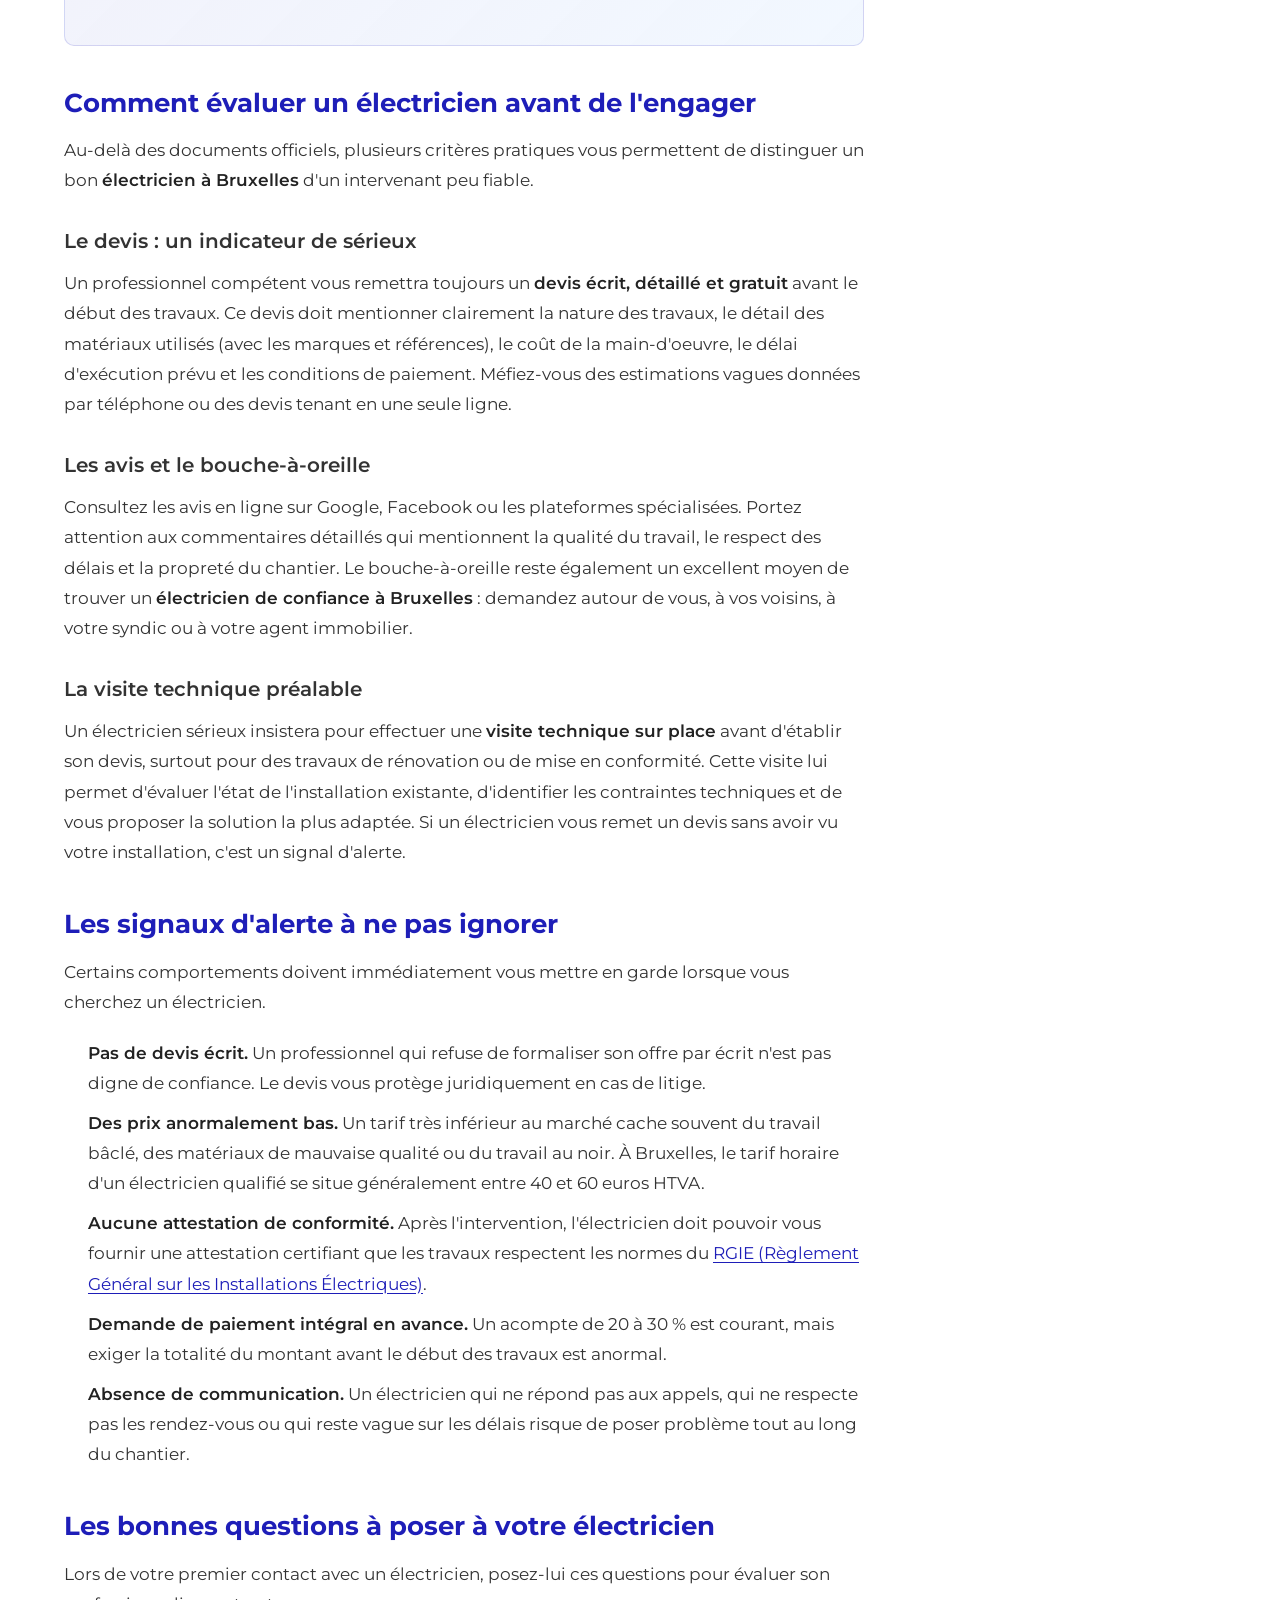
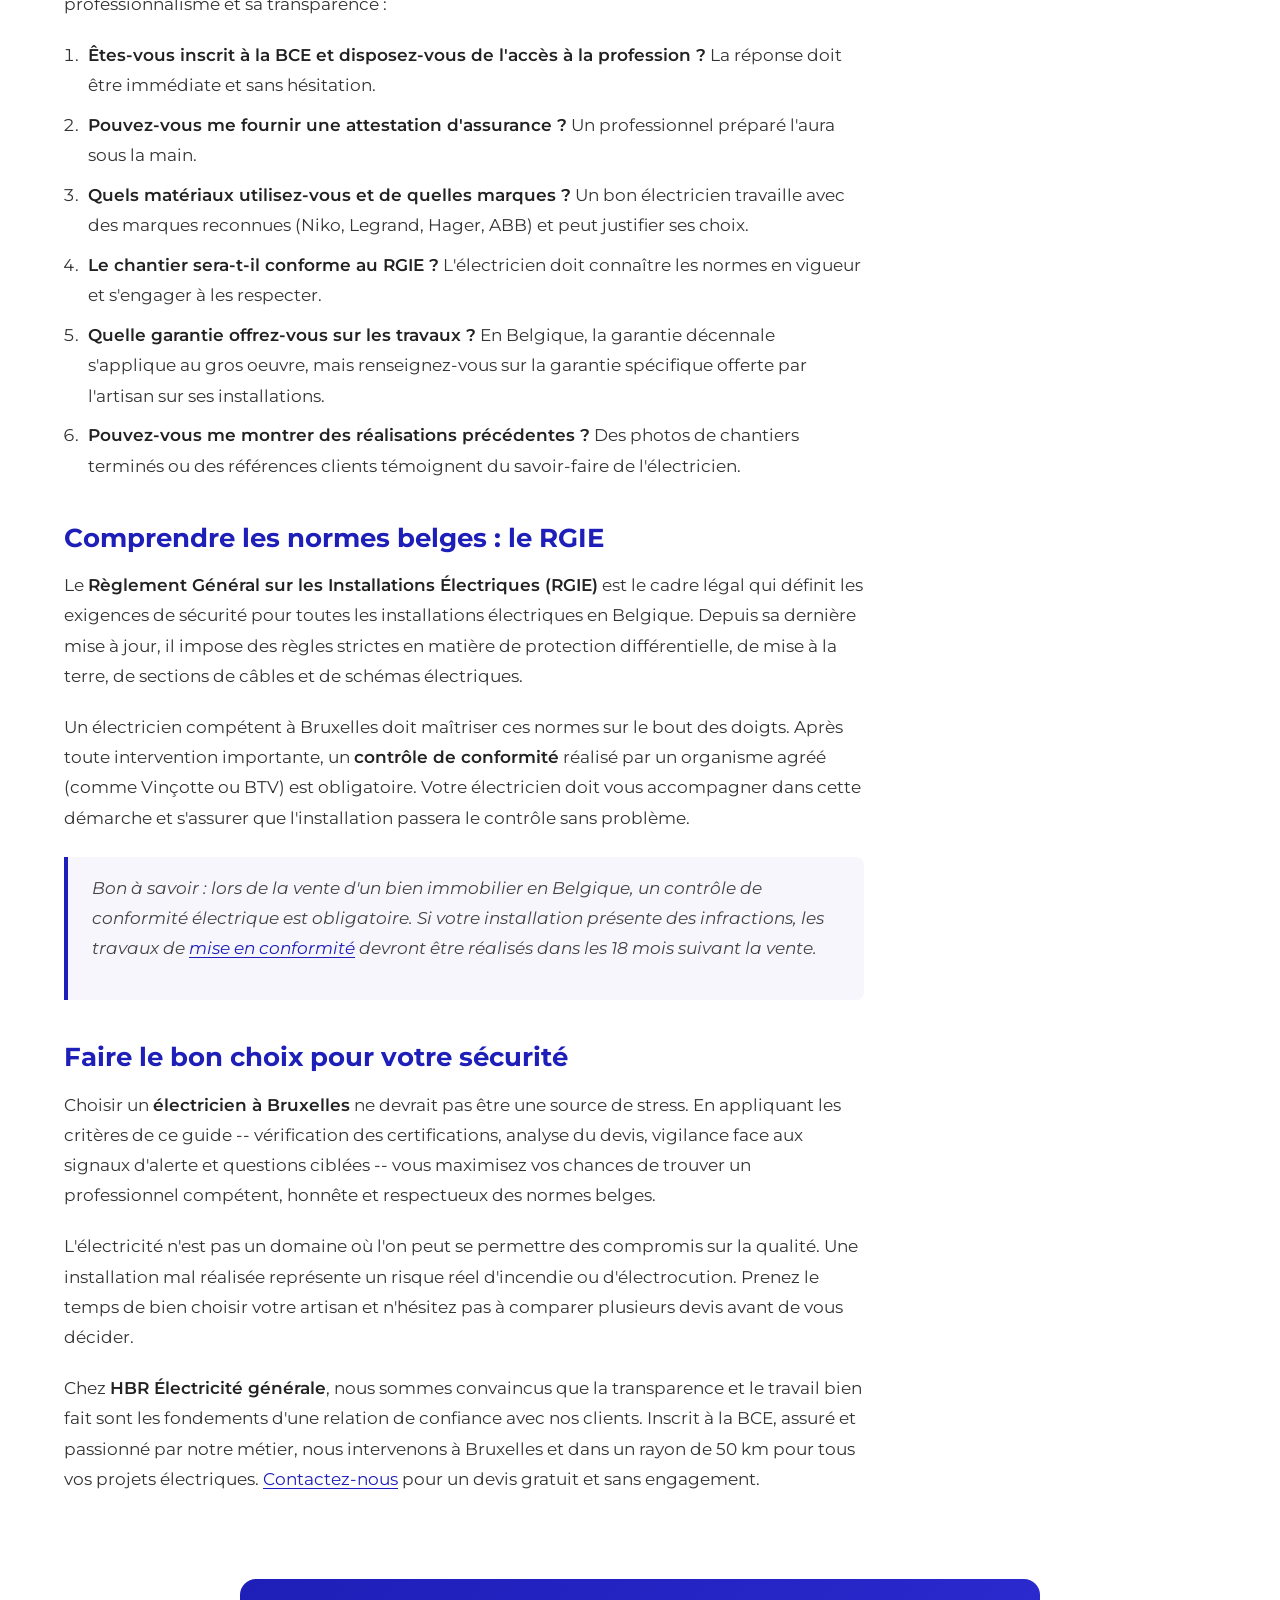
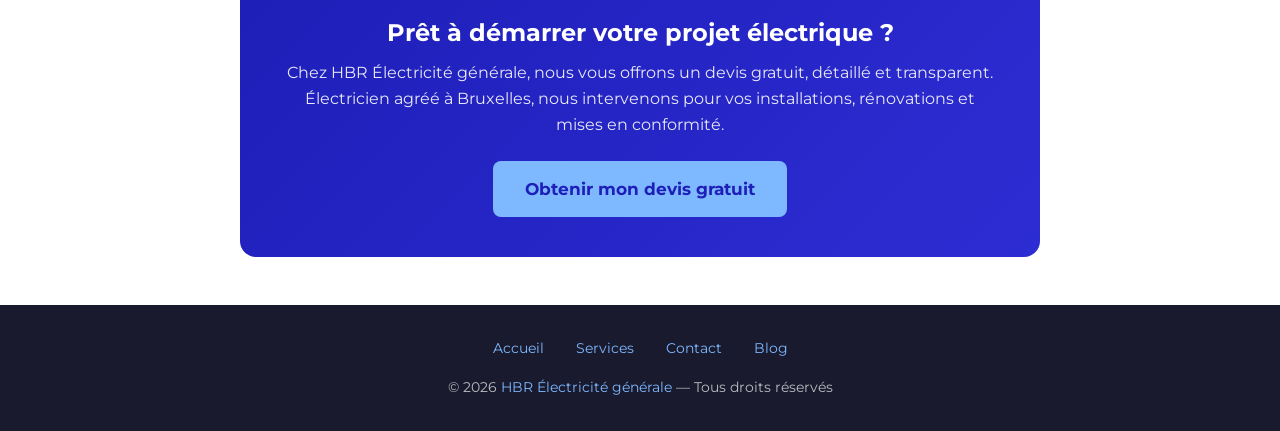
<file: blog/electricien-bruxelles-guide.html>
<!DOCTYPE html>
<html lang="fr-BE">
<head>
    <meta charset="UTF-8">
    <meta name="viewport" content="width=device-width, initial-scale=1.0">
    <title>Électricien à Bruxelles : comment choisir le bon professionnel | HBR Électricité</title>
    <meta name="description" content="Comment choisir un électricien de confiance à Bruxelles ? Découvrez les critères essentiels : certifications, inscription BCE, questions à poser et signaux d'alerte pour trouver un électricien agréé fiable.">
    <meta name="keywords" content="électricien bruxelles, trouver électricien agréé, électricien de confiance bruxelles, choisir électricien belgique, électricien certifié bruxelles">
    <meta name="author" content="HBR Électricité générale">
    <meta name="robots" content="index, follow">

    <!-- Canonical & Hreflang -->
    <link rel="canonical" href="https://www.hbr-elec.be/blog/electricien-bruxelles-guide.html">
    <link rel="alternate" hreflang="fr-BE" href="https://www.hbr-elec.be/blog/electricien-bruxelles-guide.html">
    <link rel="alternate" hreflang="x-default" href="https://www.hbr-elec.be/blog/electricien-bruxelles-guide.html">

    <!-- Open Graph -->
    <meta property="og:title" content="Électricien à Bruxelles : comment choisir le bon professionnel">
    <meta property="og:description" content="Guide complet pour choisir un électricien fiable et agréé à Bruxelles. Critères, certifications, questions à poser et signaux d'alerte.">
    <meta property="og:type" content="article">
    <meta property="og:url" content="https://www.hbr-elec.be/blog/electricien-bruxelles-guide.html">
    <meta property="og:image" content="https://www.hbr-elec.be/images/og-image.jpg">
    <meta property="og:locale" content="fr_BE">
    <meta property="og:site_name" content="HBR Électricité générale">
    <meta property="article:published_time" content="2026-02-21">
    <meta property="article:author" content="Yann — HBR Électricité générale">

    <!-- Favicon -->
    <link rel="icon" type="image/png" href="../images/favicon.png">

    <!-- Google Fonts - Montserrat -->
    <link rel="preconnect" href="https://fonts.googleapis.com">
    <link rel="preconnect" href="https://fonts.gstatic.com" crossorigin>
    <link href="https://fonts.googleapis.com/css2?family=Montserrat:wght@400;500;600;700&display=swap" rel="stylesheet">

    <!-- Main Stylesheet -->
    <link rel="stylesheet" href="../styles.css">

    <!-- Schema.org Article JSON-LD -->
    <script type="application/ld+json">
    {
        "@context": "https://schema.org",
        "@type": "Article",
        "headline": "Électricien à Bruxelles : comment choisir le bon professionnel",
        "description": "Guide complet pour choisir un électricien fiable et agréé à Bruxelles. Critères de sélection, certifications obligatoires, questions à poser et signaux d'alerte.",
        "image": "https://www.hbr-elec.be/images/og-image.jpg",
        "author": {
            "@type": "Person",
            "name": "Yann",
            "url": "https://www.hbr-elec.be/"
        },
        "publisher": {
            "@type": "Organization",
            "name": "HBR Électricité générale",
            "logo": {
                "@type": "ImageObject",
                "url": "https://www.hbr-elec.be/images/logo-hbr-horizontal.png"
            }
        },
        "datePublished": "2026-02-21",
        "dateModified": "2026-02-21",
        "mainEntityOfPage": {
            "@type": "WebPage",
            "@id": "https://www.hbr-elec.be/blog/electricien-bruxelles-guide.html"
        },
        "keywords": ["électricien bruxelles", "trouver électricien agréé", "électricien de confiance bruxelles"],
        "inLanguage": "fr-BE",
        "articleSection": "Conseils électricité"
    }
    </script>

    <!-- Schema.org BreadcrumbList JSON-LD -->
    <script type="application/ld+json">
    {
        "@context": "https://schema.org",
        "@type": "BreadcrumbList",
        "itemListElement": [
            {
                "@type": "ListItem",
                "position": 1,
                "name": "Accueil",
                "item": "https://www.hbr-elec.be/"
            },
            {
                "@type": "ListItem",
                "position": 2,
                "name": "Blog",
                "item": "https://www.hbr-elec.be/blog/"
            },
            {
                "@type": "ListItem",
                "position": 3,
                "name": "Électricien à Bruxelles : comment choisir le bon professionnel",
                "item": "https://www.hbr-elec.be/blog/electricien-bruxelles-guide.html"
            }
        ]
    }
    </script>

    <!-- Blog-specific styles -->
    <style>
        /* ========================================
           BLOG LAYOUT
           ======================================== */

        .blog-navbar {
            background: #fff;
            box-shadow: 0 2px 10px rgba(0, 0, 0, 0.08);
            padding: 1rem 0;
            position: sticky;
            top: 0;
            z-index: 100;
        }

        .blog-navbar .container {
            max-width: 1200px;
            margin: 0 auto;
            padding: 0 1.5rem;
            display: flex;
            align-items: center;
            justify-content: space-between;
        }

        .blog-navbar__logo img {
            height: 44px;
            width: auto;
        }

        .blog-navbar__back {
            font-family: 'Montserrat', sans-serif;
            font-weight: 600;
            font-size: 0.95rem;
            color: #1E1EB8;
            text-decoration: none;
            display: flex;
            align-items: center;
            gap: 0.4rem;
            transition: color 0.2s ease;
        }

        .blog-navbar__back:hover {
            color: #7EB8FF;
        }

        .blog-navbar__back svg {
            width: 18px;
            height: 18px;
        }

        /* Breadcrumb */
        .breadcrumb {
            max-width: 800px;
            margin: 2rem auto 0;
            padding: 0 1.5rem;
            font-family: 'Montserrat', sans-serif;
            font-size: 0.85rem;
        }

        .breadcrumb__list {
            list-style: none;
            padding: 0;
            margin: 0;
            display: flex;
            flex-wrap: wrap;
            align-items: center;
            gap: 0.3rem;
        }

        .breadcrumb__list li {
            display: flex;
            align-items: center;
            gap: 0.3rem;
            color: #666;
        }

        .breadcrumb__list li a {
            color: #1E1EB8;
            text-decoration: none;
            transition: color 0.2s ease;
        }

        .breadcrumb__list li a:hover {
            color: #7EB8FF;
            text-decoration: underline;
        }

        .breadcrumb__separator {
            color: #999;
            font-size: 0.75rem;
        }

        .breadcrumb__current {
            color: #666;
        }

        /* Blog Header */
        .blog-header {
            max-width: 800px;
            margin: 2rem auto 0;
            padding: 0 1.5rem 2rem;
            border-bottom: 2px solid #f0f0f0;
        }

        .blog-header__category {
            display: inline-block;
            font-family: 'Montserrat', sans-serif;
            font-weight: 600;
            font-size: 0.8rem;
            text-transform: uppercase;
            letter-spacing: 0.08em;
            color: #1E1EB8;
            background: rgba(30, 30, 184, 0.08);
            padding: 0.3rem 0.8rem;
            border-radius: 4px;
            margin-bottom: 1rem;
        }

        .blog-header__title {
            font-family: 'Montserrat', sans-serif;
            font-size: 2.4rem;
            font-weight: 700;
            color: #333333;
            line-height: 1.2;
            margin: 0 0 1rem;
        }

        .blog-header__meta {
            display: flex;
            flex-wrap: wrap;
            align-items: center;
            gap: 1.5rem;
            font-family: 'Montserrat', sans-serif;
            font-size: 0.9rem;
            color: #666;
        }

        .blog-header__meta-item {
            display: flex;
            align-items: center;
            gap: 0.4rem;
        }

        .blog-header__meta-item svg {
            width: 16px;
            height: 16px;
            color: #1E1EB8;
        }

        /* Article Body */
        .blog-content {
            max-width: 1200px;
            margin: 0 auto;
            padding: 2.5rem 1.5rem 4rem;
            display: grid;
            grid-template-columns: 1fr 300px;
            gap: 3rem;
            align-items: start;
        }

        .article-body {
            max-width: 800px;
            font-family: 'Montserrat', sans-serif;
            font-size: 1.05rem;
            line-height: 1.8;
            color: #333333;
        }

        .article-body p {
            margin-bottom: 1.3rem;
        }

        .article-body h2 {
            font-size: 1.6rem;
            font-weight: 700;
            color: #1E1EB8;
            margin: 2.5rem 0 1rem;
            line-height: 1.3;
        }

        .article-body h3 {
            font-size: 1.25rem;
            font-weight: 600;
            color: #333333;
            margin: 2rem 0 0.8rem;
            line-height: 1.4;
        }

        .article-body ul,
        .article-body ol {
            margin: 1rem 0 1.5rem 1.2rem;
            padding: 0;
        }

        .article-body li {
            margin-bottom: 0.6rem;
            padding-left: 0.3rem;
        }

        .article-body a {
            color: #1E1EB8;
            text-decoration: underline;
            text-underline-offset: 3px;
            transition: color 0.2s ease;
        }

        .article-body a:hover {
            color: #7EB8FF;
        }

        .article-body strong {
            font-weight: 600;
            color: #222;
        }

        .article-body blockquote {
            border-left: 4px solid #1E1EB8;
            background: rgba(30, 30, 184, 0.04);
            margin: 1.5rem 0;
            padding: 1rem 1.5rem;
            border-radius: 0 8px 8px 0;
            font-style: italic;
            color: #444;
        }

        .article-body .highlight-box {
            background: linear-gradient(135deg, rgba(30, 30, 184, 0.06), rgba(126, 184, 255, 0.1));
            border: 1px solid rgba(30, 30, 184, 0.15);
            border-radius: 10px;
            padding: 1.5rem;
            margin: 2rem 0;
        }

        .article-body .highlight-box h3 {
            margin-top: 0;
            color: #1E1EB8;
        }

        /* Sidebar CTA */
        .blog-sidebar {
            position: sticky;
            top: 90px;
        }

        .sidebar-cta {
            background: linear-gradient(135deg, #1E1EB8, #2d2dd4);
            color: #fff;
            border-radius: 12px;
            padding: 2rem 1.5rem;
            text-align: center;
        }

        .sidebar-cta__title {
            font-family: 'Montserrat', sans-serif;
            font-size: 1.2rem;
            font-weight: 700;
            margin: 0 0 0.8rem;
            line-height: 1.3;
        }

        .sidebar-cta__text {
            font-family: 'Montserrat', sans-serif;
            font-size: 0.9rem;
            line-height: 1.6;
            margin: 0 0 1.5rem;
            opacity: 0.9;
        }

        .sidebar-cta__btn {
            display: inline-block;
            font-family: 'Montserrat', sans-serif;
            font-weight: 600;
            font-size: 0.95rem;
            background: #7EB8FF;
            color: #1E1EB8;
            padding: 0.75rem 1.5rem;
            border-radius: 8px;
            text-decoration: none;
            transition: background 0.2s ease, transform 0.2s ease;
        }

        .sidebar-cta__btn:hover {
            background: #fff;
            transform: translateY(-2px);
        }

        .sidebar-cta__phone {
            display: block;
            margin-top: 1rem;
            font-family: 'Montserrat', sans-serif;
            font-size: 0.85rem;
            color: rgba(255, 255, 255, 0.85);
            text-decoration: none;
        }

        .sidebar-cta__phone:hover {
            color: #fff;
        }

        .sidebar-toc {
            margin-top: 1.5rem;
            background: #f8f9fa;
            border-radius: 12px;
            padding: 1.5rem;
        }

        .sidebar-toc__title {
            font-family: 'Montserrat', sans-serif;
            font-size: 0.95rem;
            font-weight: 700;
            color: #333;
            margin: 0 0 0.8rem;
        }

        .sidebar-toc__list {
            list-style: none;
            padding: 0;
            margin: 0;
        }

        .sidebar-toc__list li {
            margin-bottom: 0.5rem;
        }

        .sidebar-toc__list a {
            font-family: 'Montserrat', sans-serif;
            font-size: 0.85rem;
            color: #555;
            text-decoration: none;
            transition: color 0.2s ease;
            line-height: 1.4;
            display: block;
        }

        .sidebar-toc__list a:hover {
            color: #1E1EB8;
        }

        /* Bottom CTA */
        .blog-cta {
            max-width: 800px;
            margin: 0 auto 3rem;
            padding: 2.5rem;
            background: linear-gradient(135deg, #1E1EB8, #2d2dd4);
            color: #fff;
            border-radius: 16px;
            text-align: center;
        }

        .blog-cta__title {
            font-family: 'Montserrat', sans-serif;
            font-size: 1.5rem;
            font-weight: 700;
            margin: 0 0 0.8rem;
        }

        .blog-cta__text {
            font-family: 'Montserrat', sans-serif;
            font-size: 1rem;
            line-height: 1.6;
            margin: 0 0 1.5rem;
            opacity: 0.9;
        }

        .blog-cta__btn {
            display: inline-block;
            font-family: 'Montserrat', sans-serif;
            font-weight: 700;
            font-size: 1.05rem;
            background: #7EB8FF;
            color: #1E1EB8;
            padding: 0.9rem 2rem;
            border-radius: 8px;
            text-decoration: none;
            transition: background 0.2s ease, transform 0.2s ease;
        }

        .blog-cta__btn:hover {
            background: #fff;
            transform: translateY(-2px);
        }

        /* Blog Footer */
        .blog-footer {
            background: #1a1a2e;
            color: rgba(255, 255, 255, 0.7);
            padding: 2rem 0;
            text-align: center;
            font-family: 'Montserrat', sans-serif;
            font-size: 0.9rem;
        }

        .blog-footer .container {
            max-width: 1200px;
            margin: 0 auto;
            padding: 0 1.5rem;
        }

        .blog-footer a {
            color: #7EB8FF;
            text-decoration: none;
            transition: color 0.2s ease;
        }

        .blog-footer a:hover {
            color: #fff;
        }

        .blog-footer__links {
            display: flex;
            justify-content: center;
            gap: 2rem;
            margin-bottom: 1rem;
            flex-wrap: wrap;
        }

        /* ========================================
           RESPONSIVE
           ======================================== */

        @media (max-width: 960px) {
            .blog-content {
                grid-template-columns: 1fr;
                gap: 2rem;
            }

            .blog-sidebar {
                position: static;
                display: grid;
                grid-template-columns: 1fr 1fr;
                gap: 1rem;
            }
        }

        @media (max-width: 768px) {
            .blog-header__title {
                font-size: 1.8rem;
            }

            .blog-header__meta {
                gap: 1rem;
            }

            .article-body {
                font-size: 1rem;
            }

            .article-body h2 {
                font-size: 1.35rem;
            }

            .article-body h3 {
                font-size: 1.1rem;
            }

            .blog-sidebar {
                grid-template-columns: 1fr;
            }

            .blog-cta {
                margin-left: 1.5rem;
                margin-right: 1.5rem;
                padding: 2rem 1.5rem;
            }

            .blog-cta__title {
                font-size: 1.3rem;
            }
        }

        @media (max-width: 480px) {
            .blog-header__title {
                font-size: 1.5rem;
            }

            .blog-header {
                padding: 0 1rem 1.5rem;
            }

            .breadcrumb {
                padding: 0 1rem;
                font-size: 0.8rem;
            }

            .blog-content {
                padding: 2rem 1rem 3rem;
            }

            .blog-cta {
                margin-left: 1rem;
                margin-right: 1rem;
                padding: 1.5rem 1rem;
            }
        }
    </style>
</head>
<body>
    <!-- ========================================
         NAVBAR
         ======================================== -->
    <header class="blog-navbar">
        <div class="container">
            <a href="../" class="blog-navbar__logo" aria-label="HBR Électricité générale - Accueil">
                <img src="../images/logo-hbr-horizontal.png" alt="HBR Électricité générale" width="180" height="50">
            </a>
            <a href="../" class="blog-navbar__back">
                <svg viewBox="0 0 24 24" fill="none" stroke="currentColor" stroke-width="2" stroke-linecap="round" stroke-linejoin="round" aria-hidden="true">
                    <polyline points="15 18 9 12 15 6"/>
                </svg>
                Retour au site
            </a>
        </div>
    </header>

    <main>
        <!-- ========================================
             BREADCRUMB
             ======================================== -->
        <nav class="breadcrumb" aria-label="Fil d'Ariane">
            <ol class="breadcrumb__list">
                <li><a href="../">Accueil</a></li>
                <li><span class="breadcrumb__separator" aria-hidden="true">&#8250;</span></li>
                <li><a href="./">Blog</a></li>
                <li><span class="breadcrumb__separator" aria-hidden="true">&#8250;</span></li>
                <li><span class="breadcrumb__current" aria-current="page">Électricien à Bruxelles : comment choisir le bon professionnel</span></li>
            </ol>
        </nav>

        <!-- ========================================
             ARTICLE HEADER
             ======================================== -->
        <header class="blog-header">
            <span class="blog-header__category">Conseils</span>
            <h1 class="blog-header__title">Électricien à Bruxelles : comment choisir le bon professionnel</h1>
            <div class="blog-header__meta">
                <span class="blog-header__meta-item">
                    <svg viewBox="0 0 24 24" fill="none" stroke="currentColor" stroke-width="2" stroke-linecap="round" stroke-linejoin="round" aria-hidden="true"><circle cx="12" cy="7" r="4"/><path d="M5.5 21a7.5 7.5 0 0 1 13 0"/></svg>
                    Yann — HBR Électricité
                </span>
                <span class="blog-header__meta-item">
                    <svg viewBox="0 0 24 24" fill="none" stroke="currentColor" stroke-width="2" stroke-linecap="round" stroke-linejoin="round" aria-hidden="true"><rect x="3" y="4" width="18" height="18" rx="2"/><line x1="16" y1="2" x2="16" y2="6"/><line x1="8" y1="2" x2="8" y2="6"/><line x1="3" y1="10" x2="21" y2="10"/></svg>
                    21 février 2026
                </span>
                <span class="blog-header__meta-item">
                    <svg viewBox="0 0 24 24" fill="none" stroke="currentColor" stroke-width="2" stroke-linecap="round" stroke-linejoin="round" aria-hidden="true"><circle cx="12" cy="12" r="10"/><polyline points="12 6 12 12 16 14"/></svg>
                    6 min de lecture
                </span>
            </div>
        </header>

        <!-- ========================================
             ARTICLE CONTENT + SIDEBAR
             ======================================== -->
        <div class="blog-content">
            <article class="article-body">

                <p>Vous avez un projet d'installation électrique, une rénovation à planifier ou un tableau électrique à mettre aux normes ? Trouver un <strong>électricien de confiance à Bruxelles</strong> est une étape importante que beaucoup de particuliers et professionnels redoutent. Entre les artisans peu scrupuleux, les tarifs opaques et les normes belges à respecter, il est facile de se sentir perdu. Ce guide vous donne toutes les clés pour faire le bon choix.</p>

                <h2 id="verifier-certifications">Les certifications et agréments à vérifier</h2>

                <p>En Belgique, la profession d'installateur électricien est réglementée. Avant de confier vos travaux à quiconque, voici les vérifications indispensables pour trouver un <strong>électricien agréé</strong> digne de ce nom.</p>

                <h3>L'accès à la profession</h3>

                <p>Tout électricien exerçant en Belgique doit disposer d'un <strong>accès à la profession</strong> délivré par le SPF Économie. Ce document atteste que le professionnel possède les compétences techniques et les connaissances de gestion nécessaires pour exercer. Sans cet accès, un électricien n'est tout simplement pas autorisé à travailler de manière légale. N'hésitez pas à demander une copie de ce document lors de votre premier contact.</p>

                <h3>L'inscription à la Banque-Carrefour des Entreprises (BCE)</h3>

                <p>Un électricien professionnel doit être inscrit à la <strong>Banque-Carrefour des Entreprises</strong> et posséder un numéro d'entreprise valide. Vous pouvez vérifier cette inscription gratuitement sur le site de la BCE en recherchant le nom ou le numéro de l'entreprise. Cette vérification vous confirme que l'entreprise existe officiellement, qu'elle est en règle avec ses obligations administratives et qu'elle est bien enregistrée pour des activités d'installation électrique.</p>

                <h3>L'assurance responsabilité civile professionnelle</h3>

                <p>Un électricien sérieux dispose d'une <strong>assurance responsabilité civile professionnelle</strong> qui couvre les dommages éventuels causés lors des travaux. Demandez systématiquement une attestation d'assurance. En cas de sinistre (court-circuit provoquant un incendie, dégât sur une canalisation, etc.), c'est cette assurance qui vous protège financièrement.</p>

                <div class="highlight-box">
                    <h3>Les 3 documents à demander avant tout chantier</h3>
                    <ol>
                        <li>La preuve de l'accès à la profession (SPF Économie)</li>
                        <li>Le numéro d'entreprise BCE vérifiable en ligne</li>
                        <li>L'attestation d'assurance RC professionnelle en cours de validité</li>
                    </ol>
                </div>

                <h2 id="evaluer-electricien">Comment évaluer un électricien avant de l'engager</h2>

                <p>Au-delà des documents officiels, plusieurs critères pratiques vous permettent de distinguer un bon <strong>électricien à Bruxelles</strong> d'un intervenant peu fiable.</p>

                <h3>Le devis : un indicateur de sérieux</h3>

                <p>Un professionnel compétent vous remettra toujours un <strong>devis écrit, détaillé et gratuit</strong> avant le début des travaux. Ce devis doit mentionner clairement la nature des travaux, le détail des matériaux utilisés (avec les marques et références), le coût de la main-d'oeuvre, le délai d'exécution prévu et les conditions de paiement. Méfiez-vous des estimations vagues données par téléphone ou des devis tenant en une seule ligne.</p>

                <h3>Les avis et le bouche-à-oreille</h3>

                <p>Consultez les avis en ligne sur Google, Facebook ou les plateformes spécialisées. Portez attention aux commentaires détaillés qui mentionnent la qualité du travail, le respect des délais et la propreté du chantier. Le bouche-à-oreille reste également un excellent moyen de trouver un <strong>électricien de confiance à Bruxelles</strong> : demandez autour de vous, à vos voisins, à votre syndic ou à votre agent immobilier.</p>

                <h3>La visite technique préalable</h3>

                <p>Un électricien sérieux insistera pour effectuer une <strong>visite technique sur place</strong> avant d'établir son devis, surtout pour des travaux de rénovation ou de mise en conformité. Cette visite lui permet d'évaluer l'état de l'installation existante, d'identifier les contraintes techniques et de vous proposer la solution la plus adaptée. Si un électricien vous remet un devis sans avoir vu votre installation, c'est un signal d'alerte.</p>

                <h2 id="signaux-alerte">Les signaux d'alerte à ne pas ignorer</h2>

                <p>Certains comportements doivent immédiatement vous mettre en garde lorsque vous cherchez un électricien.</p>

                <ul>
                    <li><strong>Pas de devis écrit.</strong> Un professionnel qui refuse de formaliser son offre par écrit n'est pas digne de confiance. Le devis vous protège juridiquement en cas de litige.</li>
                    <li><strong>Des prix anormalement bas.</strong> Un tarif très inférieur au marché cache souvent du travail bâclé, des matériaux de mauvaise qualité ou du travail au noir. À Bruxelles, le tarif horaire d'un électricien qualifié se situe généralement entre 40 et 60 euros HTVA.</li>
                    <li><strong>Aucune attestation de conformité.</strong> Après l'intervention, l'électricien doit pouvoir vous fournir une attestation certifiant que les travaux respectent les normes du <a href="../index.html#services">RGIE (Règlement Général sur les Installations Électriques)</a>.</li>
                    <li><strong>Demande de paiement intégral en avance.</strong> Un acompte de 20 à 30 % est courant, mais exiger la totalité du montant avant le début des travaux est anormal.</li>
                    <li><strong>Absence de communication.</strong> Un électricien qui ne répond pas aux appels, qui ne respecte pas les rendez-vous ou qui reste vague sur les délais risque de poser problème tout au long du chantier.</li>
                </ul>

                <h2 id="questions-a-poser">Les bonnes questions à poser à votre électricien</h2>

                <p>Lors de votre premier contact avec un électricien, posez-lui ces questions pour évaluer son professionnalisme et sa transparence :</p>

                <ol>
                    <li><strong>Êtes-vous inscrit à la BCE et disposez-vous de l'accès à la profession ?</strong> La réponse doit être immédiate et sans hésitation.</li>
                    <li><strong>Pouvez-vous me fournir une attestation d'assurance ?</strong> Un professionnel préparé l'aura sous la main.</li>
                    <li><strong>Quels matériaux utilisez-vous et de quelles marques ?</strong> Un bon électricien travaille avec des marques reconnues (Niko, Legrand, Hager, ABB) et peut justifier ses choix.</li>
                    <li><strong>Le chantier sera-t-il conforme au RGIE ?</strong> L'électricien doit connaître les normes en vigueur et s'engager à les respecter.</li>
                    <li><strong>Quelle garantie offrez-vous sur les travaux ?</strong> En Belgique, la garantie décennale s'applique au gros oeuvre, mais renseignez-vous sur la garantie spécifique offerte par l'artisan sur ses installations.</li>
                    <li><strong>Pouvez-vous me montrer des réalisations précédentes ?</strong> Des photos de chantiers terminés ou des références clients témoignent du savoir-faire de l'électricien.</li>
                </ol>

                <h2 id="normes-belges">Comprendre les normes belges : le RGIE</h2>

                <p>Le <strong>Règlement Général sur les Installations Électriques (RGIE)</strong> est le cadre légal qui définit les exigences de sécurité pour toutes les installations électriques en Belgique. Depuis sa dernière mise à jour, il impose des règles strictes en matière de protection différentielle, de mise à la terre, de sections de câbles et de schémas électriques.</p>

                <p>Un électricien compétent à Bruxelles doit maîtriser ces normes sur le bout des doigts. Après toute intervention importante, un <strong>contrôle de conformité</strong> réalisé par un organisme agréé (comme Vinçotte ou BTV) est obligatoire. Votre électricien doit vous accompagner dans cette démarche et s'assurer que l'installation passera le contrôle sans problème.</p>

                <blockquote>
                    <p>Bon à savoir : lors de la vente d'un bien immobilier en Belgique, un contrôle de conformité électrique est obligatoire. Si votre installation présente des infractions, les travaux de <a href="../index.html#services">mise en conformité</a> devront être réalisés dans les 18 mois suivant la vente.</p>
                </blockquote>

                <h2 id="conclusion">Faire le bon choix pour votre sécurité</h2>

                <p>Choisir un <strong>électricien à Bruxelles</strong> ne devrait pas être une source de stress. En appliquant les critères de ce guide -- vérification des certifications, analyse du devis, vigilance face aux signaux d'alerte et questions ciblées -- vous maximisez vos chances de trouver un professionnel compétent, honnête et respectueux des normes belges.</p>

                <p>L'électricité n'est pas un domaine où l'on peut se permettre des compromis sur la qualité. Une installation mal réalisée représente un risque réel d'incendie ou d'électrocution. Prenez le temps de bien choisir votre artisan et n'hésitez pas à comparer plusieurs devis avant de vous décider.</p>

                <p>Chez <strong>HBR Électricité générale</strong>, nous sommes convaincus que la transparence et le travail bien fait sont les fondements d'une relation de confiance avec nos clients. Inscrit à la BCE, assuré et passionné par notre métier, nous intervenons à Bruxelles et dans un rayon de 50 km pour tous vos projets électriques. <a href="../index.html#contact">Contactez-nous</a> pour un devis gratuit et sans engagement.</p>

            </article>

            <!-- ========================================
                 SIDEBAR
                 ======================================== -->
            <aside class="blog-sidebar">
                <div class="sidebar-cta">
                    <p class="sidebar-cta__title">Besoin d'un électricien fiable à Bruxelles ?</p>
                    <p class="sidebar-cta__text">Devis gratuit et détaillé sous 24h. Intervention rapide dans un rayon de 50 km.</p>
                    <a href="../index.html#contact" class="sidebar-cta__btn">Demander un devis</a>
                    <a href="tel:+32485257991" class="sidebar-cta__phone">ou appelez le 0485 25 79 91</a>
                </div>

                <nav class="sidebar-toc" aria-label="Sommaire de l'article">
                    <p class="sidebar-toc__title">Sommaire</p>
                    <ol class="sidebar-toc__list">
                        <li><a href="#verifier-certifications">Les certifications à vérifier</a></li>
                        <li><a href="#evaluer-electricien">Évaluer un électricien</a></li>
                        <li><a href="#signaux-alerte">Les signaux d'alerte</a></li>
                        <li><a href="#questions-a-poser">Les questions à poser</a></li>
                        <li><a href="#normes-belges">Les normes belges (RGIE)</a></li>
                        <li><a href="#conclusion">Faire le bon choix</a></li>
                    </ol>
                </nav>
            </aside>
        </div>

        <!-- ========================================
             BOTTOM CTA
             ======================================== -->
        <section class="blog-cta">
            <h2 class="blog-cta__title">Prêt à démarrer votre projet électrique ?</h2>
            <p class="blog-cta__text">Chez HBR Électricité générale, nous vous offrons un devis gratuit, détaillé et transparent. Électricien agréé à Bruxelles, nous intervenons pour vos installations, rénovations et mises en conformité.</p>
            <a href="../index.html#contact" class="blog-cta__btn">Obtenir mon devis gratuit</a>
        </section>
    </main>

    <!-- ========================================
         FOOTER
         ======================================== -->
    <footer class="blog-footer">
        <div class="container">
            <div class="blog-footer__links">
                <a href="../">Accueil</a>
                <a href="../index.html#services">Services</a>
                <a href="../index.html#contact">Contact</a>
                <a href="./">Blog</a>
            </div>
            <p>&copy; 2026 <a href="../">HBR Électricité générale</a> — Tous droits réservés</p>
        </div>
    </footer>
</body>
</html>
</file>
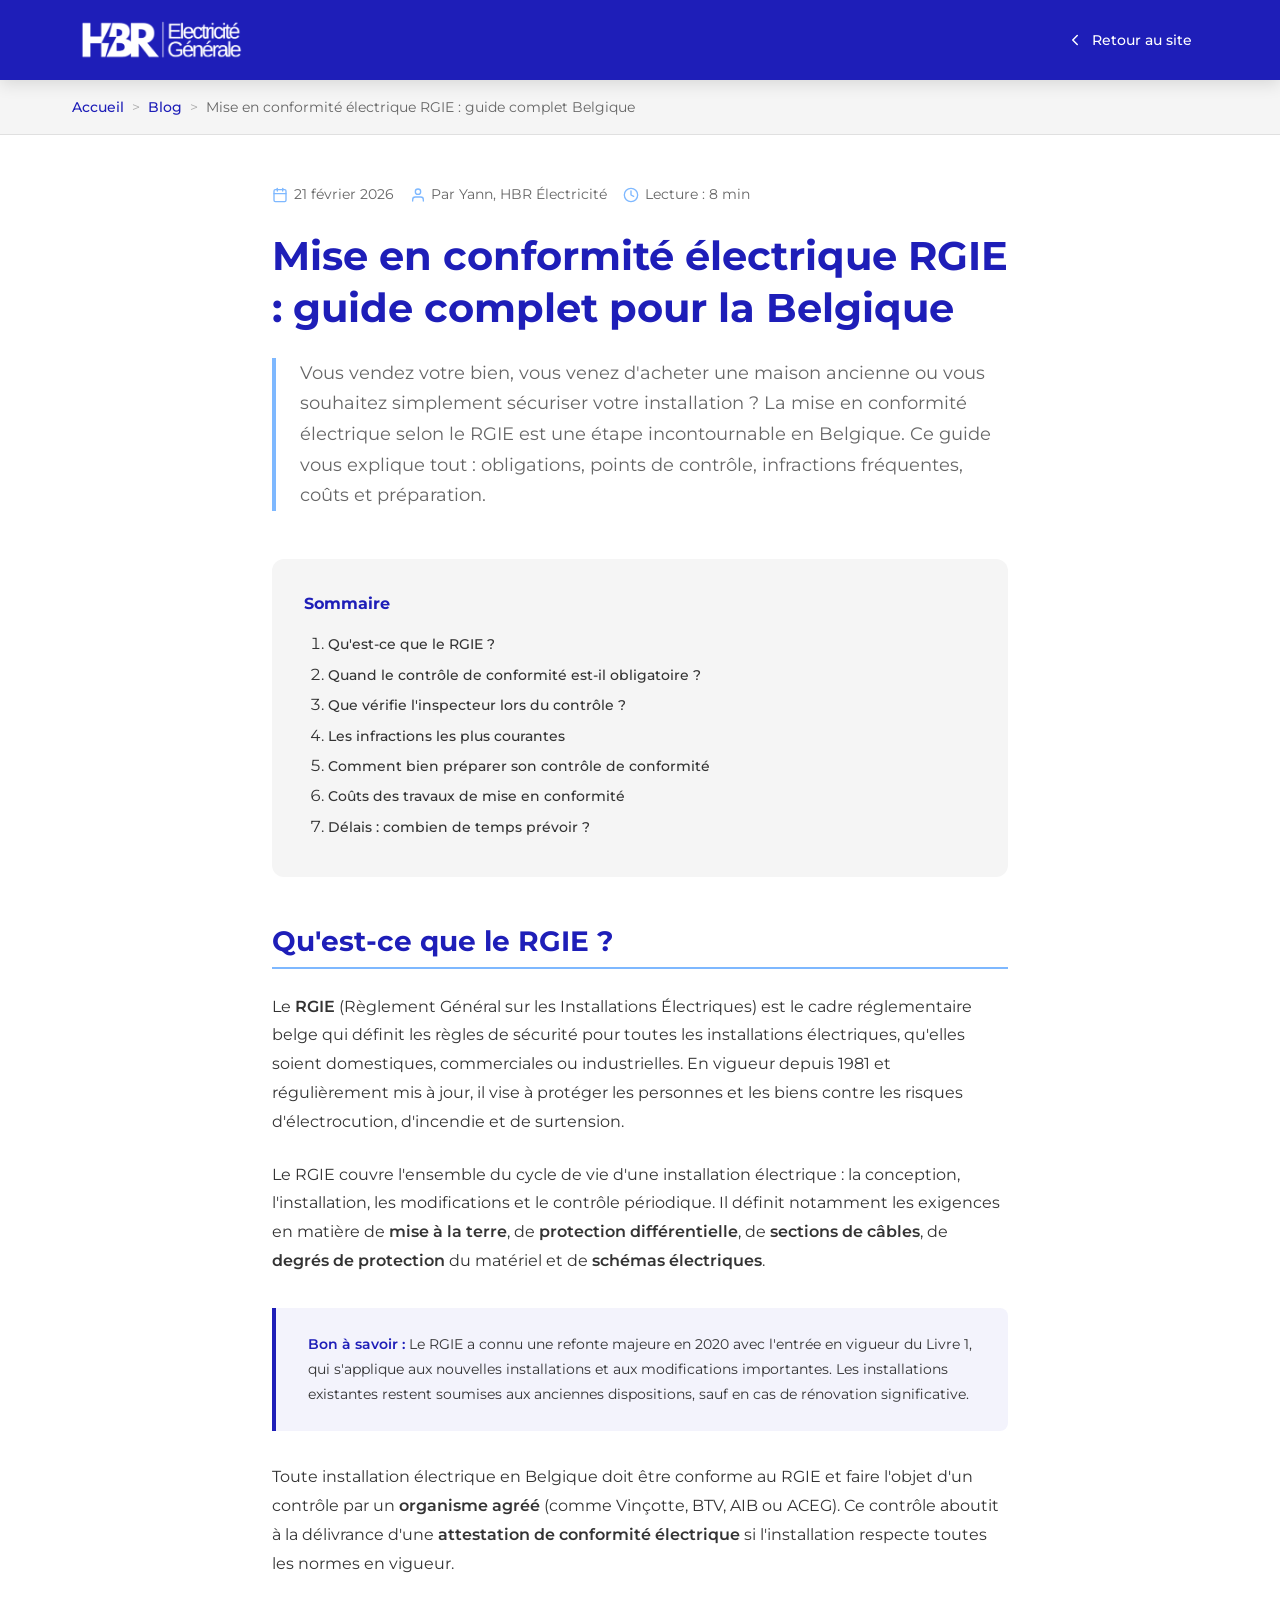
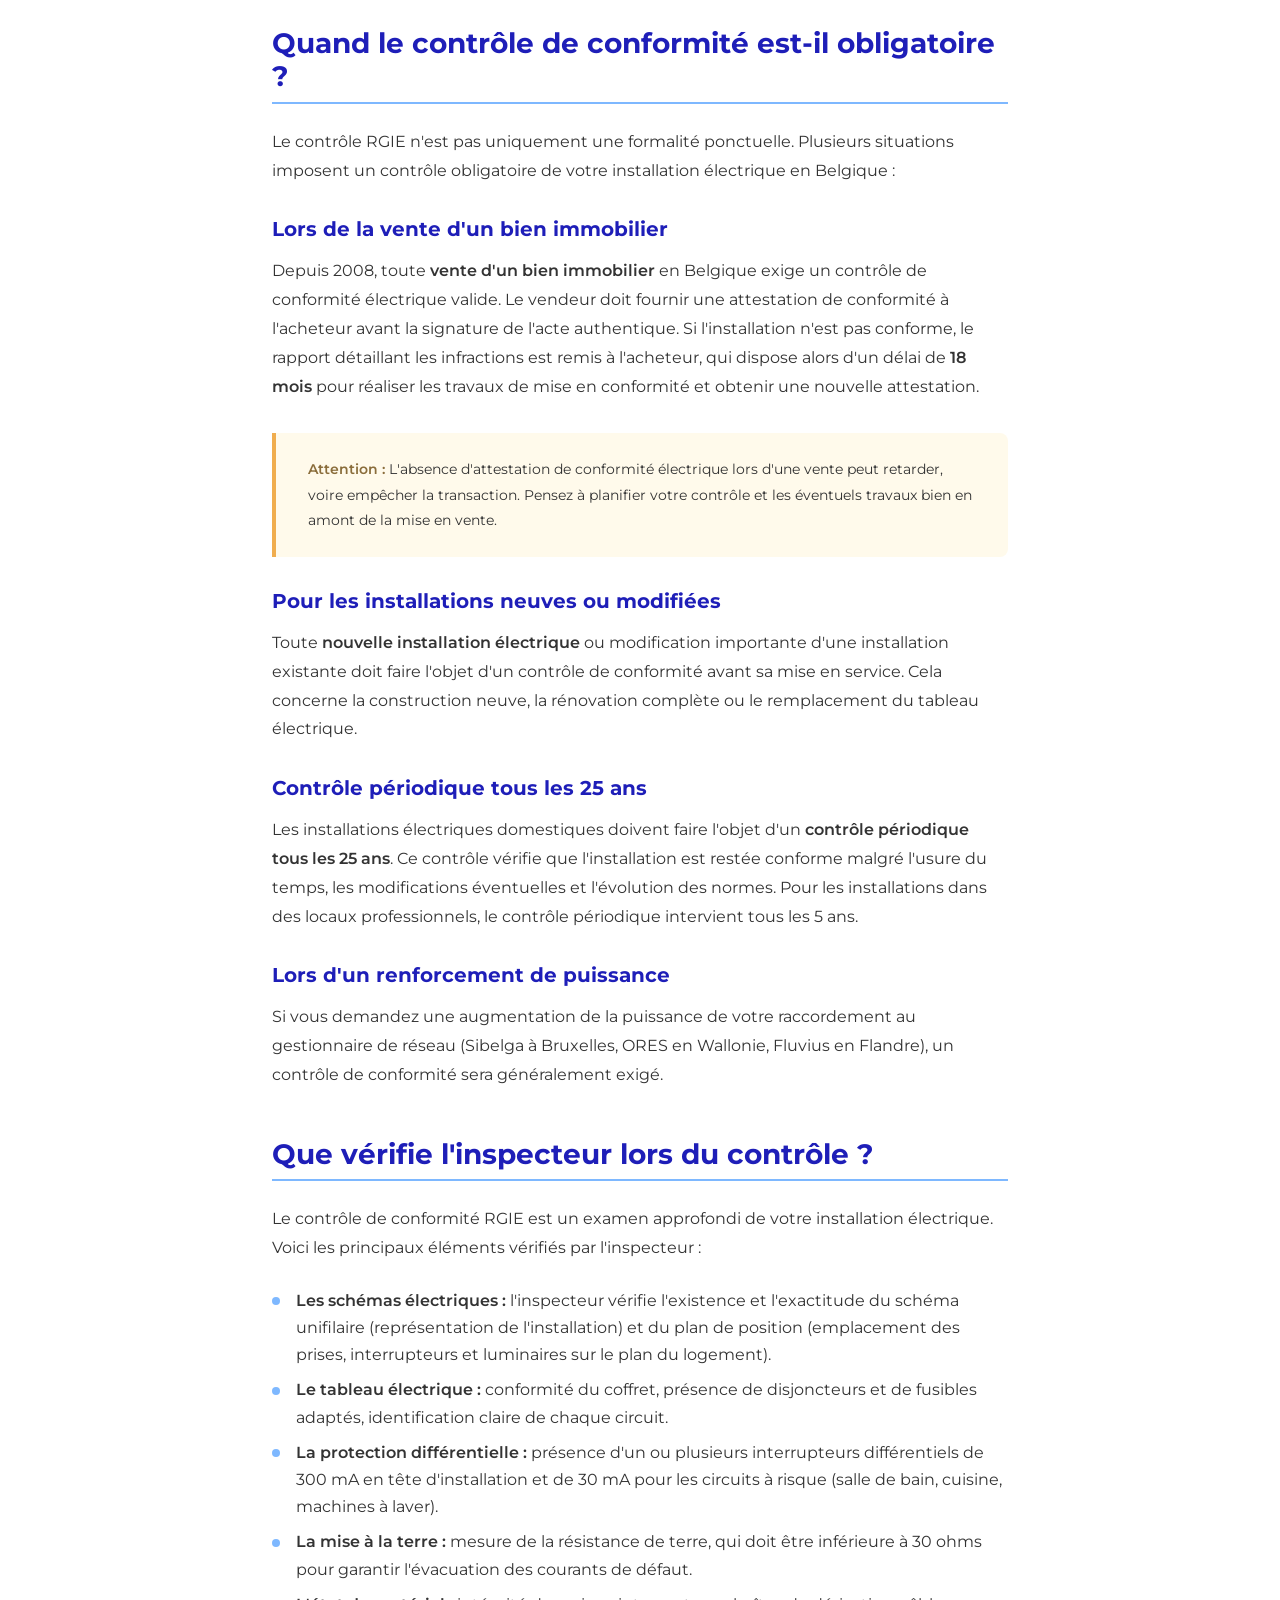
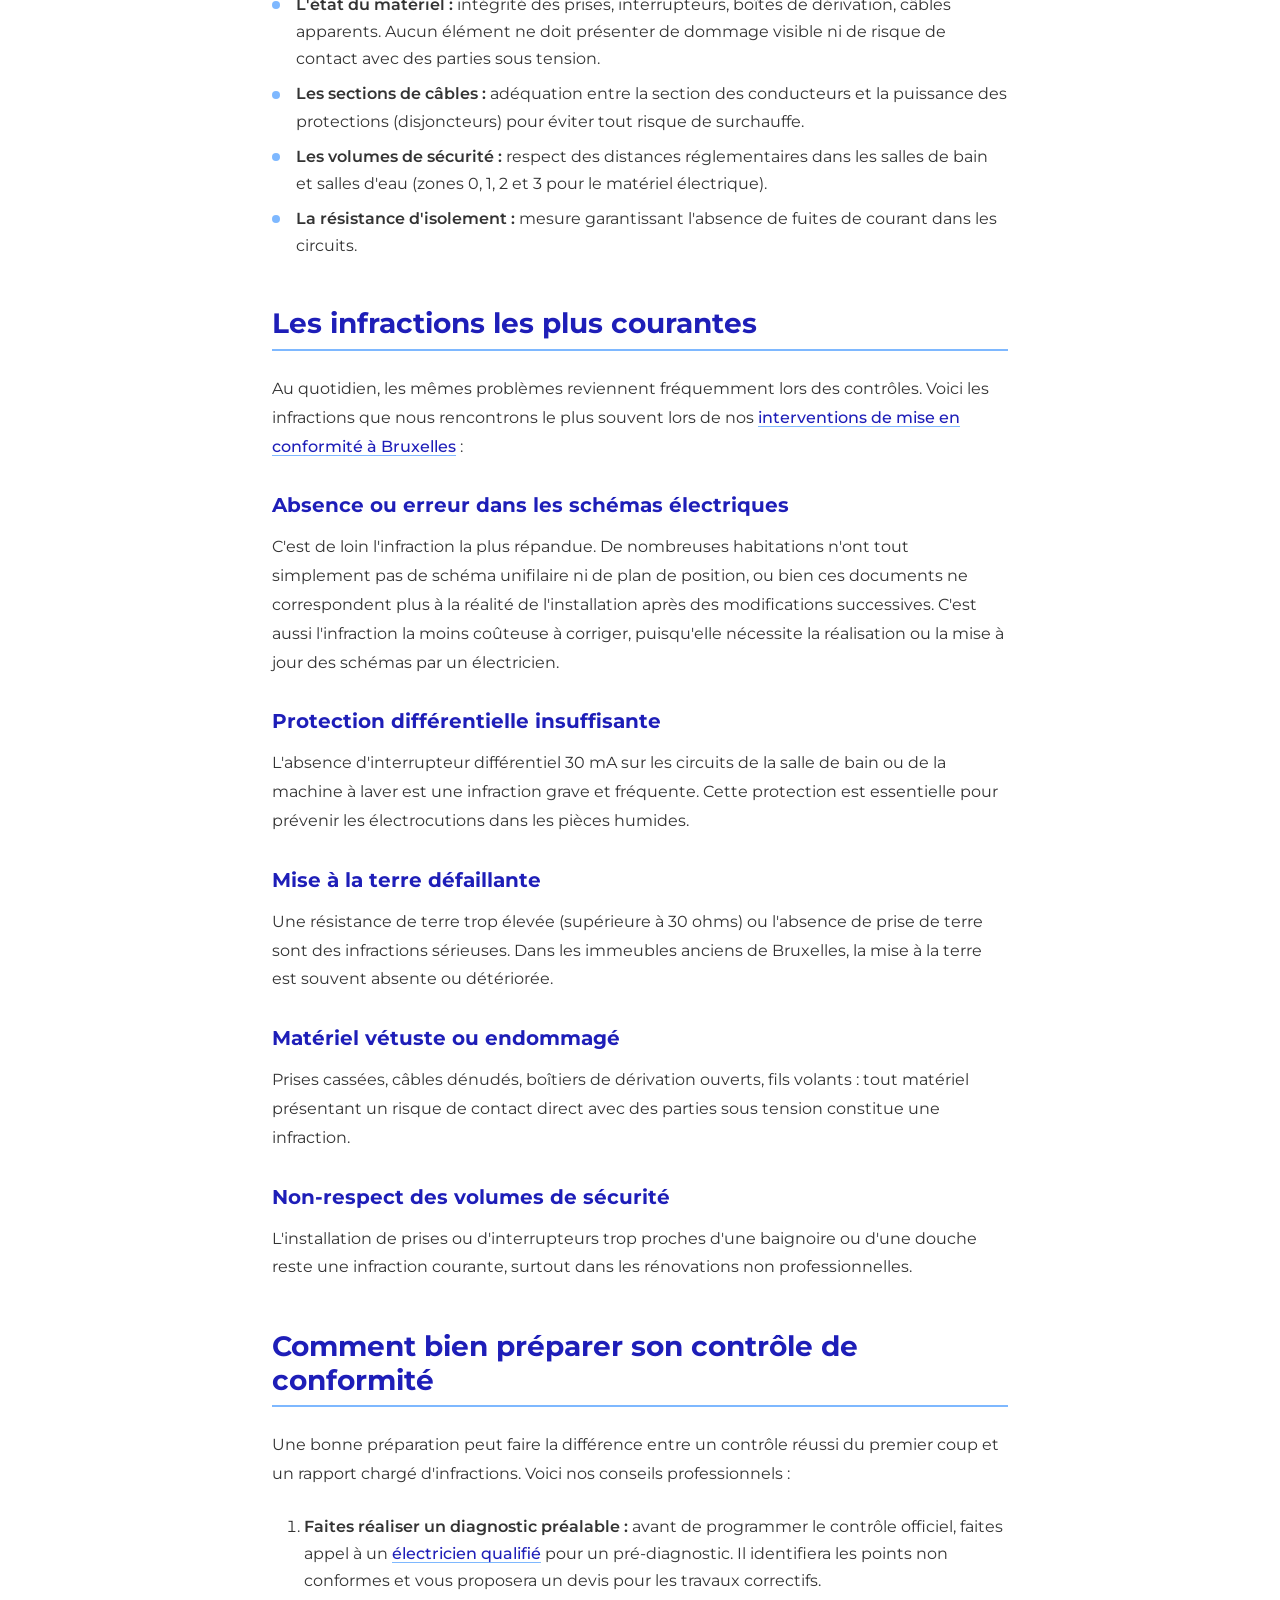
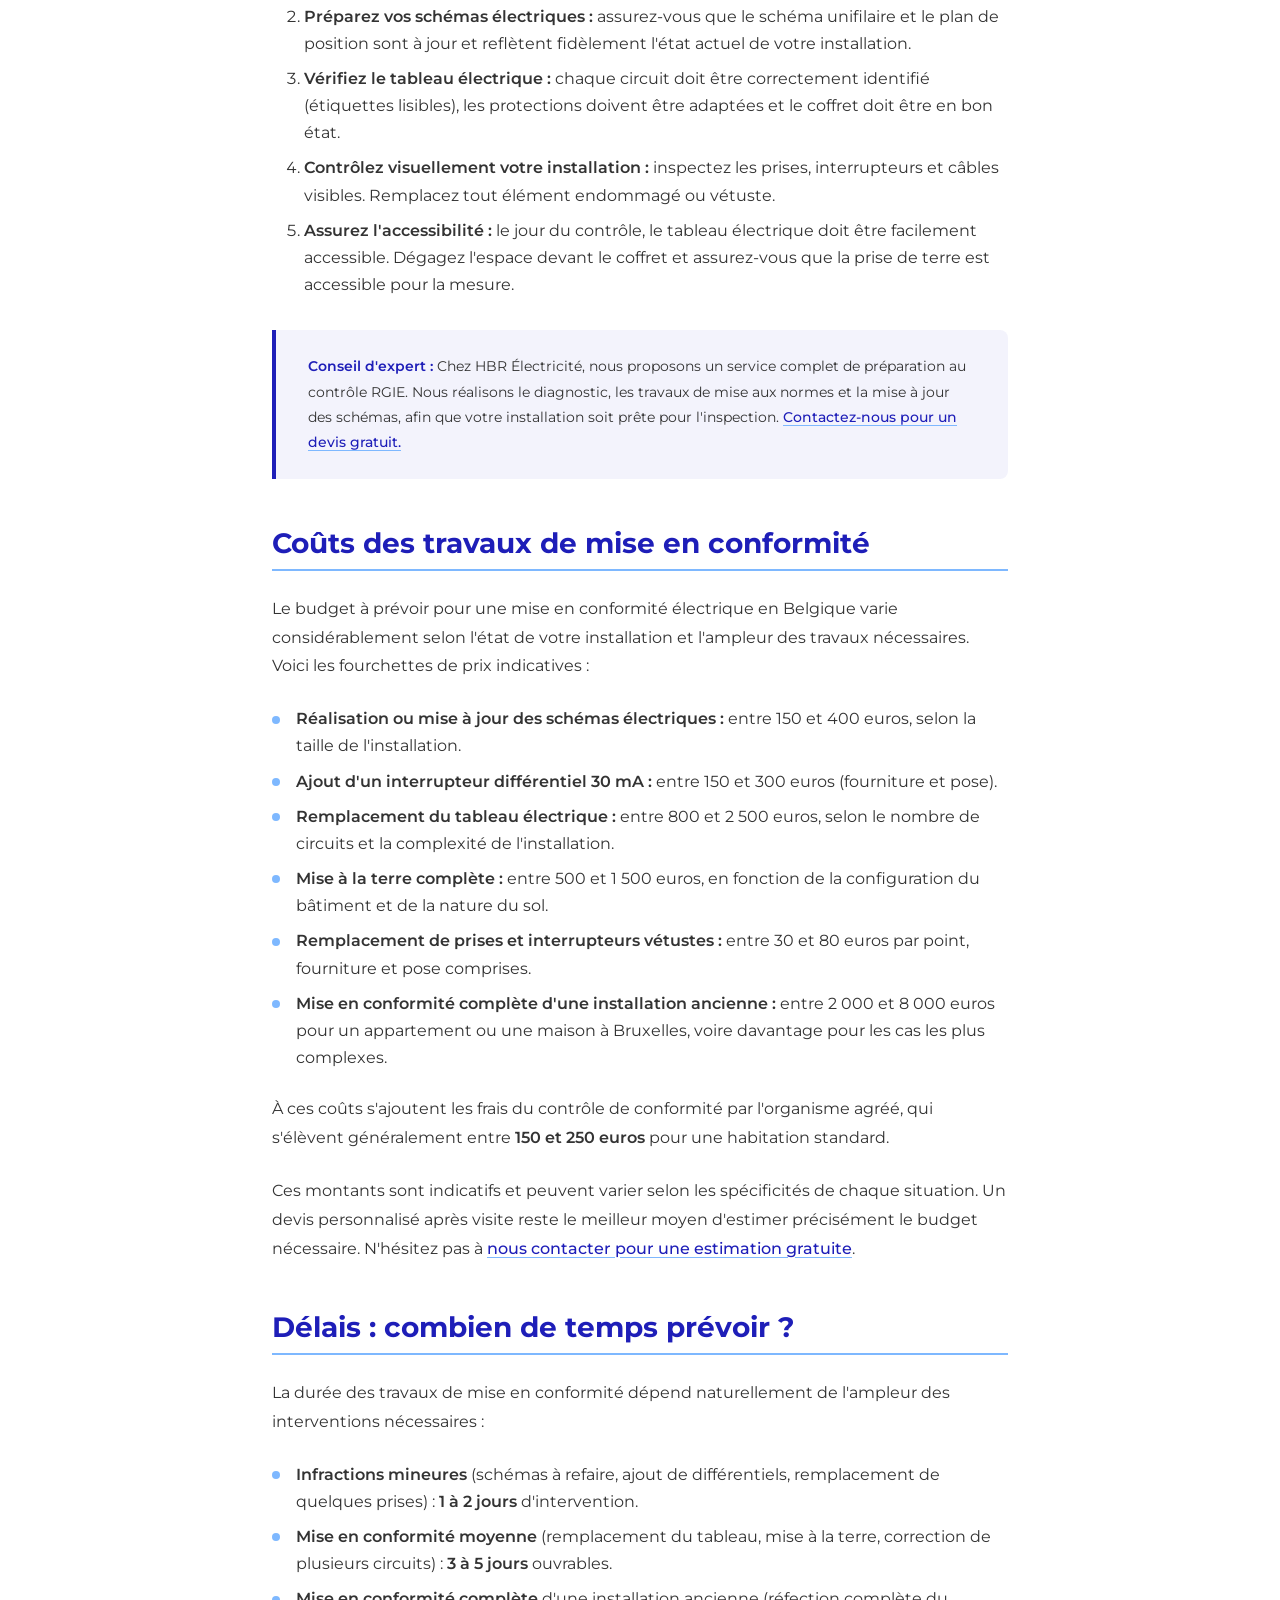
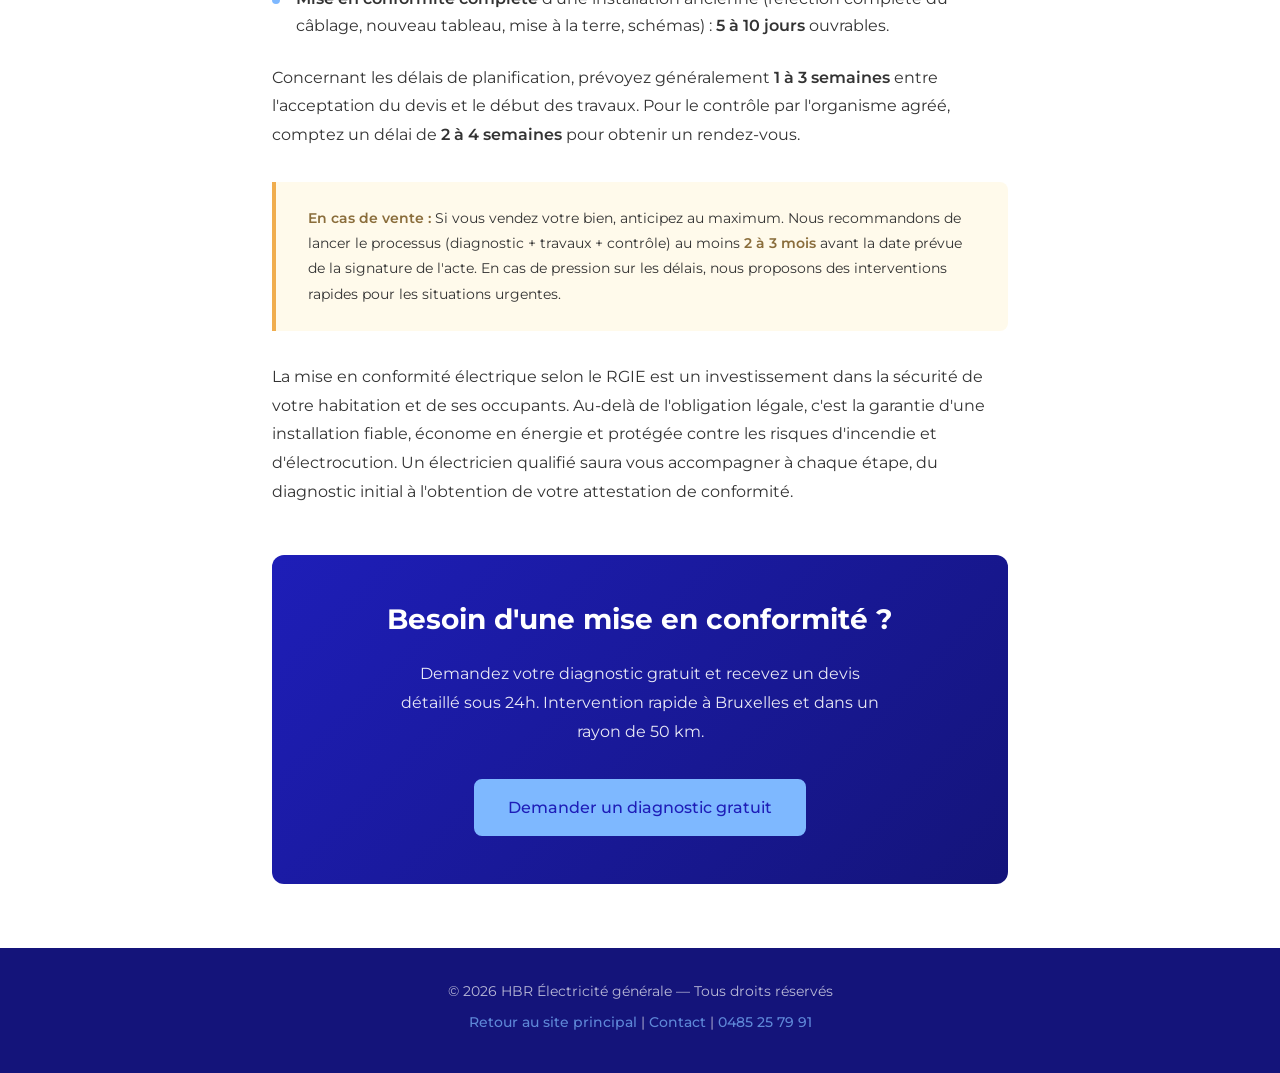
<file: blog/mise-en-conformite-rgie-belgique.html>
<!DOCTYPE html>
<html lang="fr-BE">
<head>
    <meta charset="UTF-8">
    <meta name="viewport" content="width=device-width, initial-scale=1.0">
    <title>Mise en conformité électrique RGIE : guide complet Belgique | HBR Électricité</title>
    <meta name="description" content="Guide complet sur la mise en conformité électrique RGIE en Belgique : quand le contrôle est obligatoire, ce que vérifie l'inspecteur, infractions courantes, coûts et délais. Conseils d'un électricien agréé à Bruxelles.">
    <meta name="keywords" content="mise en conformité électrique belgique, contrôle RGIE belgique, normes électriques belgique, attestation conformité électrique vente, mise aux normes électrique bruxelles, contrôle électrique vente maison belgique">
    <meta name="author" content="HBR Électricité générale">
    <meta name="robots" content="index, follow">

    <!-- Canonical -->
    <link rel="canonical" href="https://www.hbr-elec.be/blog/mise-en-conformite-rgie-belgique.html">
    <link rel="alternate" hreflang="fr-BE" href="https://www.hbr-elec.be/blog/mise-en-conformite-rgie-belgique.html">

    <!-- Open Graph -->
    <meta property="og:title" content="Mise en conformité électrique RGIE : guide complet pour la Belgique">
    <meta property="og:description" content="Tout ce qu'il faut savoir sur la mise en conformité électrique selon le RGIE en Belgique : obligations légales, points de contrôle, infractions courantes, coûts et préparation.">
    <meta property="og:type" content="article">
    <meta property="og:url" content="https://www.hbr-elec.be/blog/mise-en-conformite-rgie-belgique.html">
    <meta property="og:image" content="https://www.hbr-elec.be/images/og-image.jpg">
    <meta property="og:locale" content="fr_BE">
    <meta property="og:site_name" content="HBR Électricité générale">
    <meta property="article:published_time" content="2026-02-21">
    <meta property="article:author" content="Yann - HBR Électricité générale">

    <!-- Favicon -->
    <link rel="icon" type="image/png" href="../images/favicon.png">

    <!-- Google Fonts - Montserrat -->
    <link rel="preconnect" href="https://fonts.googleapis.com">
    <link rel="preconnect" href="https://fonts.gstatic.com" crossorigin>
    <link href="https://fonts.googleapis.com/css2?family=Montserrat:wght@400;500;600;700&display=swap" rel="stylesheet">

    <!-- Main Stylesheet -->
    <link rel="stylesheet" href="../styles.css">

    <!-- Schema.org Article JSON-LD -->
    <script type="application/ld+json">
    {
        "@context": "https://schema.org",
        "@type": "Article",
        "headline": "Mise en conformité électrique RGIE : guide complet pour la Belgique",
        "description": "Guide complet sur la mise en conformité électrique selon le RGIE en Belgique. Obligations légales, points de contrôle, infractions courantes, coûts et conseils de préparation.",
        "author": {
            "@type": "Person",
            "name": "Yann",
            "jobTitle": "Électricien agréé",
            "worksFor": {
                "@type": "Organization",
                "name": "HBR Électricité générale",
                "url": "https://www.hbr-elec.be/"
            }
        },
        "publisher": {
            "@type": "Organization",
            "name": "HBR Électricité générale",
            "url": "https://www.hbr-elec.be/",
            "logo": {
                "@type": "ImageObject",
                "url": "https://www.hbr-elec.be/images/logo-hbr-horizontal.png"
            }
        },
        "datePublished": "2026-02-21",
        "dateModified": "2026-02-21",
        "mainEntityOfPage": {
            "@type": "WebPage",
            "@id": "https://www.hbr-elec.be/blog/mise-en-conformite-rgie-belgique.html"
        },
        "keywords": ["mise en conformité électrique belgique", "contrôle RGIE belgique", "normes électriques belgique", "attestation conformité électrique vente"],
        "inLanguage": "fr-BE",
        "about": {
            "@type": "Thing",
            "name": "Mise en conformité électrique RGIE"
        }
    }
    </script>

    <!-- Schema.org BreadcrumbList JSON-LD -->
    <script type="application/ld+json">
    {
        "@context": "https://schema.org",
        "@type": "BreadcrumbList",
        "itemListElement": [
            {
                "@type": "ListItem",
                "position": 1,
                "name": "Accueil",
                "item": "https://www.hbr-elec.be/"
            },
            {
                "@type": "ListItem",
                "position": 2,
                "name": "Blog",
                "item": "https://www.hbr-elec.be/blog/"
            },
            {
                "@type": "ListItem",
                "position": 3,
                "name": "Mise en conformité électrique RGIE : guide complet Belgique"
            }
        ]
    }
    </script>

    <!-- Blog-specific styles -->
    <style>
        /* ========================================
           BLOG ARTICLE LAYOUT
           ======================================== */

        /* Navbar override for blog (solid background) */
        .blog-header {
            position: sticky;
            top: 0;
            z-index: 1000;
            background-color: var(--color-primary);
            box-shadow: var(--shadow-md);
        }

        .blog-navbar {
            display: flex;
            justify-content: space-between;
            align-items: center;
            height: var(--navbar-height);
            max-width: var(--container-max);
            margin: 0 auto;
            padding: 0 var(--container-padding);
        }

        .blog-navbar__logo-img {
            height: 50px;
            width: auto;
            filter: brightness(0) invert(1);
        }

        .blog-navbar__back {
            display: inline-flex;
            align-items: center;
            gap: 0.5rem;
            color: var(--color-white);
            font-weight: 500;
            font-size: var(--font-size-sm);
            padding: 0.5rem 1rem;
            border-radius: var(--border-radius);
            transition: background-color var(--transition-fast);
        }

        .blog-navbar__back:hover {
            background-color: rgba(255, 255, 255, 0.1);
        }

        .blog-navbar__back svg {
            width: 18px;
            height: 18px;
            flex-shrink: 0;
        }

        /* Breadcrumb */
        .breadcrumb {
            background-color: var(--color-gray-light);
            padding: var(--spacing-sm) 0;
            border-bottom: 1px solid var(--color-gray-medium);
        }

        .breadcrumb__list {
            display: flex;
            flex-wrap: wrap;
            align-items: center;
            gap: 0.5rem;
            max-width: var(--container-max);
            margin: 0 auto;
            padding: 0 var(--container-padding);
            font-size: var(--font-size-sm);
            color: var(--color-text-light);
        }

        .breadcrumb__list li {
            display: flex;
            align-items: center;
            gap: 0.5rem;
        }

        .breadcrumb__list li:not(:last-child)::after {
            content: '>';
            color: var(--color-text-light);
            opacity: 0.5;
        }

        .breadcrumb__list a {
            color: var(--color-primary);
            font-weight: 500;
        }

        .breadcrumb__list a:hover {
            color: var(--color-accent-hover);
            text-decoration: underline;
        }

        .breadcrumb__list li:last-child {
            color: var(--color-text-light);
        }

        /* Article wrapper */
        .article-wrapper {
            max-width: 800px;
            margin: 0 auto;
            padding: var(--spacing-xl) var(--container-padding) var(--spacing-2xl);
        }

        /* Article header */
        .article-header {
            margin-bottom: var(--spacing-xl);
        }

        .article-header__meta {
            display: flex;
            flex-wrap: wrap;
            gap: var(--spacing-sm);
            align-items: center;
            margin-bottom: var(--spacing-md);
            font-size: var(--font-size-sm);
            color: var(--color-text-light);
        }

        .article-header__meta span {
            display: inline-flex;
            align-items: center;
            gap: 0.35rem;
        }

        .article-header__meta svg {
            width: 16px;
            height: 16px;
            color: var(--color-accent);
            flex-shrink: 0;
        }

        .article-header__title {
            font-size: var(--font-size-2xl);
            color: var(--color-primary);
            line-height: 1.3;
            margin-bottom: var(--spacing-md);
        }

        .article-header__intro {
            font-size: var(--font-size-lg);
            color: var(--color-text-light);
            line-height: 1.7;
            border-left: 4px solid var(--color-accent);
            padding-left: var(--spacing-md);
        }

        /* Article body */
        .article-body h2 {
            font-size: 1.5rem;
            color: var(--color-primary);
            margin-top: var(--spacing-xl);
            margin-bottom: var(--spacing-md);
            padding-bottom: var(--spacing-xs);
            border-bottom: 2px solid var(--color-accent);
        }

        .article-body h3 {
            font-size: var(--font-size-xl);
            color: var(--color-primary);
            margin-top: var(--spacing-lg);
            margin-bottom: var(--spacing-sm);
        }

        .article-body p {
            margin-bottom: var(--spacing-md);
            line-height: 1.8;
            color: var(--color-text);
        }

        .article-body ul,
        .article-body ol {
            margin-bottom: var(--spacing-md);
            padding-left: var(--spacing-lg);
        }

        .article-body ul {
            list-style: none;
            padding-left: 0;
        }

        .article-body ul li {
            position: relative;
            padding-left: var(--spacing-md);
            margin-bottom: var(--spacing-xs);
            line-height: 1.7;
            color: var(--color-text);
        }

        .article-body ul li::before {
            content: '';
            position: absolute;
            left: 0;
            top: 0.65em;
            width: 8px;
            height: 8px;
            background-color: var(--color-accent);
            border-radius: 50%;
        }

        .article-body ol li {
            margin-bottom: var(--spacing-xs);
            line-height: 1.7;
            color: var(--color-text);
        }

        .article-body a {
            color: var(--color-primary);
            font-weight: 500;
            text-decoration: underline;
            text-decoration-color: var(--color-accent);
            text-underline-offset: 3px;
            transition: color var(--transition-fast);
        }

        .article-body a:hover {
            color: var(--color-primary-light);
        }

        .article-body strong {
            color: var(--color-text);
            font-weight: 600;
        }

        /* Info box */
        .info-box {
            background-color: rgba(30, 30, 184, 0.05);
            border-left: 4px solid var(--color-primary);
            border-radius: 0 var(--border-radius) var(--border-radius) 0;
            padding: var(--spacing-md) var(--spacing-lg);
            margin: var(--spacing-lg) 0;
        }

        .info-box p {
            margin-bottom: 0;
            font-size: var(--font-size-sm);
            color: var(--color-text);
        }

        .info-box strong {
            color: var(--color-primary);
        }

        /* Warning box */
        .warning-box {
            background-color: rgba(255, 193, 7, 0.08);
            border-left: 4px solid #f0ad4e;
            border-radius: 0 var(--border-radius) var(--border-radius) 0;
            padding: var(--spacing-md) var(--spacing-lg);
            margin: var(--spacing-lg) 0;
        }

        .warning-box p {
            margin-bottom: 0;
            font-size: var(--font-size-sm);
            color: var(--color-text);
        }

        .warning-box strong {
            color: #8a6d3b;
        }

        /* CTA box */
        .article-cta {
            background: linear-gradient(135deg, var(--color-primary) 0%, var(--color-primary-dark) 100%);
            border-radius: var(--border-radius-lg);
            padding: var(--spacing-xl);
            text-align: center;
            margin-top: var(--spacing-xl);
            color: var(--color-white);
        }

        .article-cta h2 {
            color: var(--color-white) !important;
            border-bottom: none !important;
            margin-top: 0 !important;
            margin-bottom: var(--spacing-sm) !important;
            font-size: 1.5rem;
        }

        .article-cta p {
            color: rgba(255, 255, 255, 0.9) !important;
            margin-bottom: var(--spacing-lg) !important;
            max-width: 500px;
            margin-left: auto;
            margin-right: auto;
        }

        .article-cta .btn--accent {
            font-size: var(--font-size-base);
            padding: 0.875rem 2rem;
        }

        /* Blog footer */
        .blog-footer {
            background-color: var(--color-primary-dark);
            color: var(--color-white);
            padding: var(--spacing-lg) 0;
            text-align: center;
        }

        .blog-footer__content {
            max-width: var(--container-max);
            margin: 0 auto;
            padding: 0 var(--container-padding);
        }

        .blog-footer p {
            font-size: var(--font-size-sm);
            opacity: 0.7;
            margin-bottom: var(--spacing-xs);
        }

        .blog-footer a {
            color: var(--color-accent);
            font-weight: 500;
            transition: opacity var(--transition-fast);
        }

        .blog-footer a:hover {
            opacity: 0.8;
        }

        /* Table of contents */
        .toc {
            background-color: var(--color-gray-light);
            border-radius: var(--border-radius-lg);
            padding: var(--spacing-lg);
            margin-bottom: var(--spacing-xl);
        }

        .toc__title {
            font-size: var(--font-size-base);
            font-weight: 700;
            color: var(--color-primary);
            margin-bottom: var(--spacing-sm);
        }

        .toc ol {
            padding-left: var(--spacing-md);
            margin-bottom: 0;
        }

        .toc ol li {
            margin-bottom: 0.4rem;
            line-height: 1.5;
        }

        .toc ol a {
            color: var(--color-text);
            font-size: var(--font-size-sm);
            font-weight: 500;
            text-decoration: none;
            transition: color var(--transition-fast);
        }

        .toc ol a:hover {
            color: var(--color-primary);
            text-decoration: underline;
        }

        /* Responsive */
        @media (min-width: 768px) {
            .article-header__title {
                font-size: 2.25rem;
            }

            .article-body h2 {
                font-size: 1.75rem;
            }

            .blog-navbar__logo-img {
                height: 55px;
            }
        }

        @media (min-width: 1024px) {
            .article-header__title {
                font-size: 2.5rem;
            }
        }
    </style>
</head>
<body>
    <!-- ========================================
         HEADER / NAVBAR
         ======================================== -->
    <header class="blog-header">
        <nav class="blog-navbar" aria-label="Navigation du blog">
            <a href="../" aria-label="HBR Électricité générale - Accueil">
                <img src="../images/logo-hbr-horizontal.png" alt="HBR Électricité générale" class="blog-navbar__logo-img" width="180" height="50">
            </a>
            <a href="../" class="blog-navbar__back">
                <svg viewBox="0 0 24 24" fill="none" stroke="currentColor" stroke-width="2" stroke-linecap="round" stroke-linejoin="round" aria-hidden="true">
                    <polyline points="15 18 9 12 15 6"></polyline>
                </svg>
                Retour au site
            </a>
        </nav>
    </header>

    <!-- ========================================
         BREADCRUMB
         ======================================== -->
    <nav class="breadcrumb" aria-label="Fil d'Ariane">
        <ol class="breadcrumb__list">
            <li><a href="../">Accueil</a></li>
            <li><a href="./">Blog</a></li>
            <li aria-current="page">Mise en conformité électrique RGIE : guide complet Belgique</li>
        </ol>
    </nav>

    <!-- ========================================
         ARTICLE
         ======================================== -->
    <main>
        <article class="article-wrapper">
            <!-- Article Header -->
            <header class="article-header">
                <div class="article-header__meta">
                    <span>
                        <svg viewBox="0 0 24 24" fill="none" stroke="currentColor" stroke-width="2" stroke-linecap="round" stroke-linejoin="round" aria-hidden="true">
                            <rect x="3" y="4" width="18" height="18" rx="2" ry="2"></rect>
                            <line x1="16" y1="2" x2="16" y2="6"></line>
                            <line x1="8" y1="2" x2="8" y2="6"></line>
                            <line x1="3" y1="10" x2="21" y2="10"></line>
                        </svg>
                        21 février 2026
                    </span>
                    <span>
                        <svg viewBox="0 0 24 24" fill="none" stroke="currentColor" stroke-width="2" stroke-linecap="round" stroke-linejoin="round" aria-hidden="true">
                            <path d="M20 21v-2a4 4 0 0 0-4-4H8a4 4 0 0 0-4 4v2"></path>
                            <circle cx="12" cy="7" r="4"></circle>
                        </svg>
                        Par Yann, HBR Électricité
                    </span>
                    <span>
                        <svg viewBox="0 0 24 24" fill="none" stroke="currentColor" stroke-width="2" stroke-linecap="round" stroke-linejoin="round" aria-hidden="true">
                            <circle cx="12" cy="12" r="10"></circle>
                            <polyline points="12 6 12 12 16 14"></polyline>
                        </svg>
                        Lecture : 8 min
                    </span>
                </div>

                <h1 class="article-header__title">Mise en conformité électrique RGIE : guide complet pour la Belgique</h1>

                <p class="article-header__intro">
                    Vous vendez votre bien, vous venez d'acheter une maison ancienne ou vous souhaitez simplement sécuriser votre installation ? La mise en conformité électrique selon le RGIE est une étape incontournable en Belgique. Ce guide vous explique tout : obligations, points de contrôle, infractions fréquentes, coûts et préparation.
                </p>
            </header>

            <!-- Table of contents -->
            <nav class="toc" aria-label="Sommaire de l'article">
                <p class="toc__title">Sommaire</p>
                <ol>
                    <li><a href="#quest-ce-que-le-rgie">Qu'est-ce que le RGIE ?</a></li>
                    <li><a href="#quand-controle-obligatoire">Quand le contrôle de conformité est-il obligatoire ?</a></li>
                    <li><a href="#que-verifie-inspecteur">Que vérifie l'inspecteur lors du contrôle ?</a></li>
                    <li><a href="#infractions-courantes">Les infractions les plus courantes</a></li>
                    <li><a href="#preparer-controle">Comment bien préparer son contrôle de conformité</a></li>
                    <li><a href="#couts-travaux">Coûts des travaux de mise en conformité</a></li>
                    <li><a href="#delais">Délais : combien de temps prévoir ?</a></li>
                </ol>
            </nav>

            <!-- Article Body -->
            <div class="article-body">

                <!-- Section 1 -->
                <h2 id="quest-ce-que-le-rgie">Qu'est-ce que le RGIE ?</h2>

                <p>Le <strong>RGIE</strong> (Règlement Général sur les Installations Électriques) est le cadre réglementaire belge qui définit les règles de sécurité pour toutes les installations électriques, qu'elles soient domestiques, commerciales ou industrielles. En vigueur depuis 1981 et régulièrement mis à jour, il vise à protéger les personnes et les biens contre les risques d'électrocution, d'incendie et de surtension.</p>

                <p>Le RGIE couvre l'ensemble du cycle de vie d'une installation électrique : la conception, l'installation, les modifications et le contrôle périodique. Il définit notamment les exigences en matière de <strong>mise à la terre</strong>, de <strong>protection différentielle</strong>, de <strong>sections de câbles</strong>, de <strong>degrés de protection</strong> du matériel et de <strong>schémas électriques</strong>.</p>

                <div class="info-box">
                    <p><strong>Bon à savoir :</strong> Le RGIE a connu une refonte majeure en 2020 avec l'entrée en vigueur du Livre 1, qui s'applique aux nouvelles installations et aux modifications importantes. Les installations existantes restent soumises aux anciennes dispositions, sauf en cas de rénovation significative.</p>
                </div>

                <p>Toute installation électrique en Belgique doit être conforme au RGIE et faire l'objet d'un contrôle par un <strong>organisme agréé</strong> (comme Vinçotte, BTV, AIB ou ACEG). Ce contrôle aboutit à la délivrance d'une <strong>attestation de conformité électrique</strong> si l'installation respecte toutes les normes en vigueur.</p>

                <!-- Section 2 -->
                <h2 id="quand-controle-obligatoire">Quand le contrôle de conformité est-il obligatoire ?</h2>

                <p>Le contrôle RGIE n'est pas uniquement une formalité ponctuelle. Plusieurs situations imposent un contrôle obligatoire de votre installation électrique en Belgique :</p>

                <h3>Lors de la vente d'un bien immobilier</h3>

                <p>Depuis 2008, toute <strong>vente d'un bien immobilier</strong> en Belgique exige un contrôle de conformité électrique valide. Le vendeur doit fournir une attestation de conformité à l'acheteur avant la signature de l'acte authentique. Si l'installation n'est pas conforme, le rapport détaillant les infractions est remis à l'acheteur, qui dispose alors d'un délai de <strong>18 mois</strong> pour réaliser les travaux de mise en conformité et obtenir une nouvelle attestation.</p>

                <div class="warning-box">
                    <p><strong>Attention :</strong> L'absence d'attestation de conformité électrique lors d'une vente peut retarder, voire empêcher la transaction. Pensez à planifier votre contrôle et les éventuels travaux bien en amont de la mise en vente.</p>
                </div>

                <h3>Pour les installations neuves ou modifiées</h3>

                <p>Toute <strong>nouvelle installation électrique</strong> ou modification importante d'une installation existante doit faire l'objet d'un contrôle de conformité avant sa mise en service. Cela concerne la construction neuve, la rénovation complète ou le remplacement du tableau électrique.</p>

                <h3>Contrôle périodique tous les 25 ans</h3>

                <p>Les installations électriques domestiques doivent faire l'objet d'un <strong>contrôle périodique tous les 25 ans</strong>. Ce contrôle vérifie que l'installation est restée conforme malgré l'usure du temps, les modifications éventuelles et l'évolution des normes. Pour les installations dans des locaux professionnels, le contrôle périodique intervient tous les 5 ans.</p>

                <h3>Lors d'un renforcement de puissance</h3>

                <p>Si vous demandez une augmentation de la puissance de votre raccordement au gestionnaire de réseau (Sibelga à Bruxelles, ORES en Wallonie, Fluvius en Flandre), un contrôle de conformité sera généralement exigé.</p>

                <!-- Section 3 -->
                <h2 id="que-verifie-inspecteur">Que vérifie l'inspecteur lors du contrôle ?</h2>

                <p>Le contrôle de conformité RGIE est un examen approfondi de votre installation électrique. Voici les principaux éléments vérifiés par l'inspecteur :</p>

                <ul>
                    <li><strong>Les schémas électriques :</strong> l'inspecteur vérifie l'existence et l'exactitude du schéma unifilaire (représentation de l'installation) et du plan de position (emplacement des prises, interrupteurs et luminaires sur le plan du logement).</li>
                    <li><strong>Le tableau électrique :</strong> conformité du coffret, présence de disjoncteurs et de fusibles adaptés, identification claire de chaque circuit.</li>
                    <li><strong>La protection différentielle :</strong> présence d'un ou plusieurs interrupteurs différentiels de 300 mA en tête d'installation et de 30 mA pour les circuits à risque (salle de bain, cuisine, machines à laver).</li>
                    <li><strong>La mise à la terre :</strong> mesure de la résistance de terre, qui doit être inférieure à 30 ohms pour garantir l'évacuation des courants de défaut.</li>
                    <li><strong>L'état du matériel :</strong> intégrité des prises, interrupteurs, boîtes de dérivation, câbles apparents. Aucun élément ne doit présenter de dommage visible ni de risque de contact avec des parties sous tension.</li>
                    <li><strong>Les sections de câbles :</strong> adéquation entre la section des conducteurs et la puissance des protections (disjoncteurs) pour éviter tout risque de surchauffe.</li>
                    <li><strong>Les volumes de sécurité :</strong> respect des distances réglementaires dans les salles de bain et salles d'eau (zones 0, 1, 2 et 3 pour le matériel électrique).</li>
                    <li><strong>La résistance d'isolement :</strong> mesure garantissant l'absence de fuites de courant dans les circuits.</li>
                </ul>

                <!-- Section 4 -->
                <h2 id="infractions-courantes">Les infractions les plus courantes</h2>

                <p>Au quotidien, les mêmes problèmes reviennent fréquemment lors des contrôles. Voici les infractions que nous rencontrons le plus souvent lors de nos <a href="../index.html#services">interventions de mise en conformité à Bruxelles</a> :</p>

                <h3>Absence ou erreur dans les schémas électriques</h3>

                <p>C'est de loin l'infraction la plus répandue. De nombreuses habitations n'ont tout simplement pas de schéma unifilaire ni de plan de position, ou bien ces documents ne correspondent plus à la réalité de l'installation après des modifications successives. C'est aussi l'infraction la moins coûteuse à corriger, puisqu'elle nécessite la réalisation ou la mise à jour des schémas par un électricien.</p>

                <h3>Protection différentielle insuffisante</h3>

                <p>L'absence d'interrupteur différentiel 30 mA sur les circuits de la salle de bain ou de la machine à laver est une infraction grave et fréquente. Cette protection est essentielle pour prévenir les électrocutions dans les pièces humides.</p>

                <h3>Mise à la terre défaillante</h3>

                <p>Une résistance de terre trop élevée (supérieure à 30 ohms) ou l'absence de prise de terre sont des infractions sérieuses. Dans les immeubles anciens de Bruxelles, la mise à la terre est souvent absente ou détériorée.</p>

                <h3>Matériel vétuste ou endommagé</h3>

                <p>Prises cassées, câbles dénudés, boîtiers de dérivation ouverts, fils volants : tout matériel présentant un risque de contact direct avec des parties sous tension constitue une infraction.</p>

                <h3>Non-respect des volumes de sécurité</h3>

                <p>L'installation de prises ou d'interrupteurs trop proches d'une baignoire ou d'une douche reste une infraction courante, surtout dans les rénovations non professionnelles.</p>

                <!-- Section 5 -->
                <h2 id="preparer-controle">Comment bien préparer son contrôle de conformité</h2>

                <p>Une bonne préparation peut faire la différence entre un contrôle réussi du premier coup et un rapport chargé d'infractions. Voici nos conseils professionnels :</p>

                <ol>
                    <li><strong>Faites réaliser un diagnostic préalable :</strong> avant de programmer le contrôle officiel, faites appel à un <a href="../index.html#services">électricien qualifié</a> pour un pré-diagnostic. Il identifiera les points non conformes et vous proposera un devis pour les travaux correctifs.</li>
                    <li><strong>Préparez vos schémas électriques :</strong> assurez-vous que le schéma unifilaire et le plan de position sont à jour et reflètent fidèlement l'état actuel de votre installation.</li>
                    <li><strong>Vérifiez le tableau électrique :</strong> chaque circuit doit être correctement identifié (étiquettes lisibles), les protections doivent être adaptées et le coffret doit être en bon état.</li>
                    <li><strong>Contrôlez visuellement votre installation :</strong> inspectez les prises, interrupteurs et câbles visibles. Remplacez tout élément endommagé ou vétuste.</li>
                    <li><strong>Assurez l'accessibilité :</strong> le jour du contrôle, le tableau électrique doit être facilement accessible. Dégagez l'espace devant le coffret et assurez-vous que la prise de terre est accessible pour la mesure.</li>
                </ol>

                <div class="info-box">
                    <p><strong>Conseil d'expert :</strong> Chez HBR Électricité, nous proposons un service complet de préparation au contrôle RGIE. Nous réalisons le diagnostic, les travaux de mise aux normes et la mise à jour des schémas, afin que votre installation soit prête pour l'inspection. <a href="../index.html#contact">Contactez-nous pour un devis gratuit.</a></p>
                </div>

                <!-- Section 6 -->
                <h2 id="couts-travaux">Coûts des travaux de mise en conformité</h2>

                <p>Le budget à prévoir pour une mise en conformité électrique en Belgique varie considérablement selon l'état de votre installation et l'ampleur des travaux nécessaires. Voici les fourchettes de prix indicatives :</p>

                <ul>
                    <li><strong>Réalisation ou mise à jour des schémas électriques :</strong> entre 150 et 400 euros, selon la taille de l'installation.</li>
                    <li><strong>Ajout d'un interrupteur différentiel 30 mA :</strong> entre 150 et 300 euros (fourniture et pose).</li>
                    <li><strong>Remplacement du tableau électrique :</strong> entre 800 et 2 500 euros, selon le nombre de circuits et la complexité de l'installation.</li>
                    <li><strong>Mise à la terre complète :</strong> entre 500 et 1 500 euros, en fonction de la configuration du bâtiment et de la nature du sol.</li>
                    <li><strong>Remplacement de prises et interrupteurs vétustes :</strong> entre 30 et 80 euros par point, fourniture et pose comprises.</li>
                    <li><strong>Mise en conformité complète d'une installation ancienne :</strong> entre 2 000 et 8 000 euros pour un appartement ou une maison à Bruxelles, voire davantage pour les cas les plus complexes.</li>
                </ul>

                <p>À ces coûts s'ajoutent les frais du contrôle de conformité par l'organisme agréé, qui s'élèvent généralement entre <strong>150 et 250 euros</strong> pour une habitation standard.</p>

                <p>Ces montants sont indicatifs et peuvent varier selon les spécificités de chaque situation. Un devis personnalisé après visite reste le meilleur moyen d'estimer précisément le budget nécessaire. N'hésitez pas à <a href="../index.html#contact">nous contacter pour une estimation gratuite</a>.</p>

                <!-- Section 7 -->
                <h2 id="delais">Délais : combien de temps prévoir ?</h2>

                <p>La durée des travaux de mise en conformité dépend naturellement de l'ampleur des interventions nécessaires :</p>

                <ul>
                    <li><strong>Infractions mineures</strong> (schémas à refaire, ajout de différentiels, remplacement de quelques prises) : <strong>1 à 2 jours</strong> d'intervention.</li>
                    <li><strong>Mise en conformité moyenne</strong> (remplacement du tableau, mise à la terre, correction de plusieurs circuits) : <strong>3 à 5 jours</strong> ouvrables.</li>
                    <li><strong>Mise en conformité complète</strong> d'une installation ancienne (réfection complète du câblage, nouveau tableau, mise à la terre, schémas) : <strong>5 à 10 jours</strong> ouvrables.</li>
                </ul>

                <p>Concernant les délais de planification, prévoyez généralement <strong>1 à 3 semaines</strong> entre l'acceptation du devis et le début des travaux. Pour le contrôle par l'organisme agréé, comptez un délai de <strong>2 à 4 semaines</strong> pour obtenir un rendez-vous.</p>

                <div class="warning-box">
                    <p><strong>En cas de vente :</strong> Si vous vendez votre bien, anticipez au maximum. Nous recommandons de lancer le processus (diagnostic + travaux + contrôle) au moins <strong>2 à 3 mois</strong> avant la date prévue de la signature de l'acte. En cas de pression sur les délais, nous proposons des interventions rapides pour les situations urgentes.</p>
                </div>

                <p>La mise en conformité électrique selon le RGIE est un investissement dans la sécurité de votre habitation et de ses occupants. Au-delà de l'obligation légale, c'est la garantie d'une installation fiable, économe en énergie et protégée contre les risques d'incendie et d'électrocution. Un électricien qualifié saura vous accompagner à chaque étape, du diagnostic initial à l'obtention de votre attestation de conformité.</p>

                <!-- CTA -->
                <div class="article-cta">
                    <h2>Besoin d'une mise en conformité ?</h2>
                    <p>Demandez votre diagnostic gratuit et recevez un devis détaillé sous 24h. Intervention rapide à Bruxelles et dans un rayon de 50 km.</p>
                    <a href="../index.html#contact" class="btn btn--accent btn--lg">Demander un diagnostic gratuit</a>
                </div>

            </div>
        </article>
    </main>

    <!-- ========================================
         FOOTER
         ======================================== -->
    <footer class="blog-footer">
        <div class="blog-footer__content">
            <p>&copy; 2026 HBR Électricité générale — Tous droits réservés</p>
            <p><a href="../">Retour au site principal</a> | <a href="../index.html#contact">Contact</a> | <a href="tel:+32485257991">0485 25 79 91</a></p>
        </div>
    </footer>
</body>
</html>
</file>
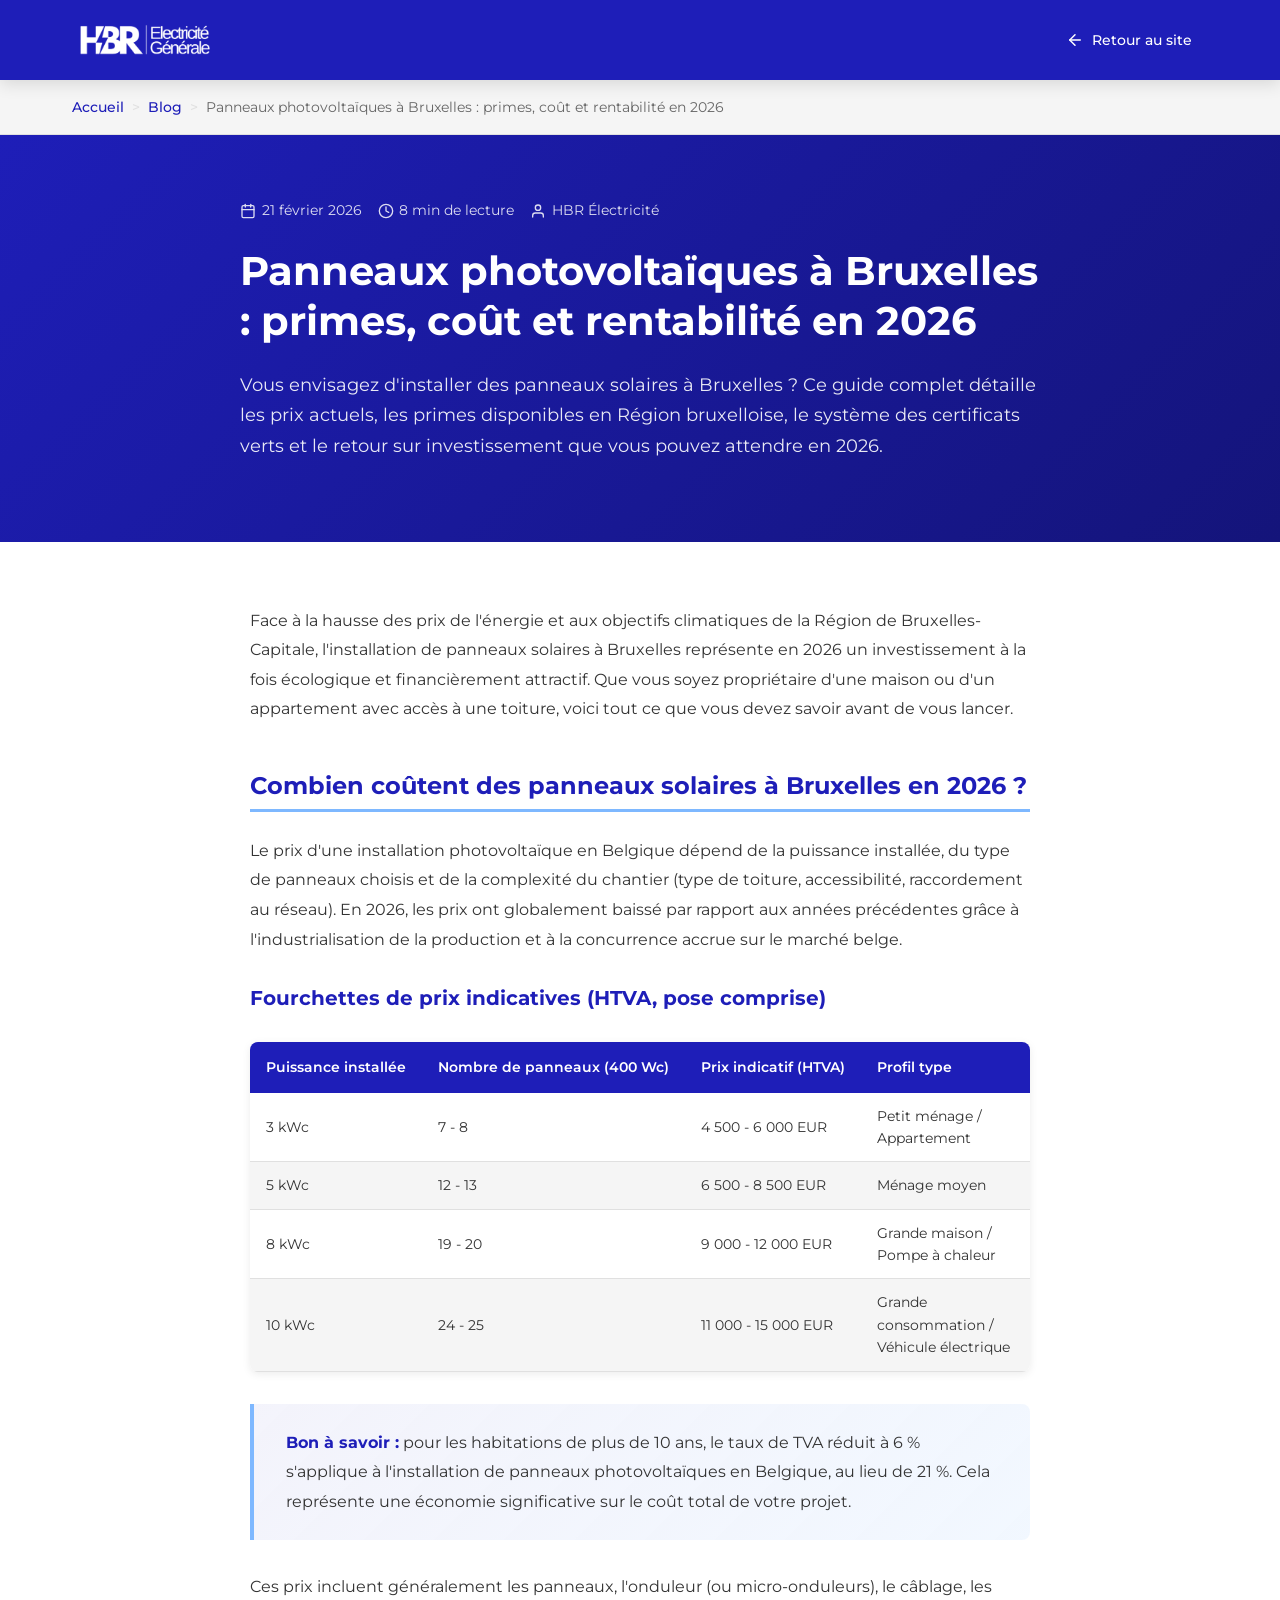
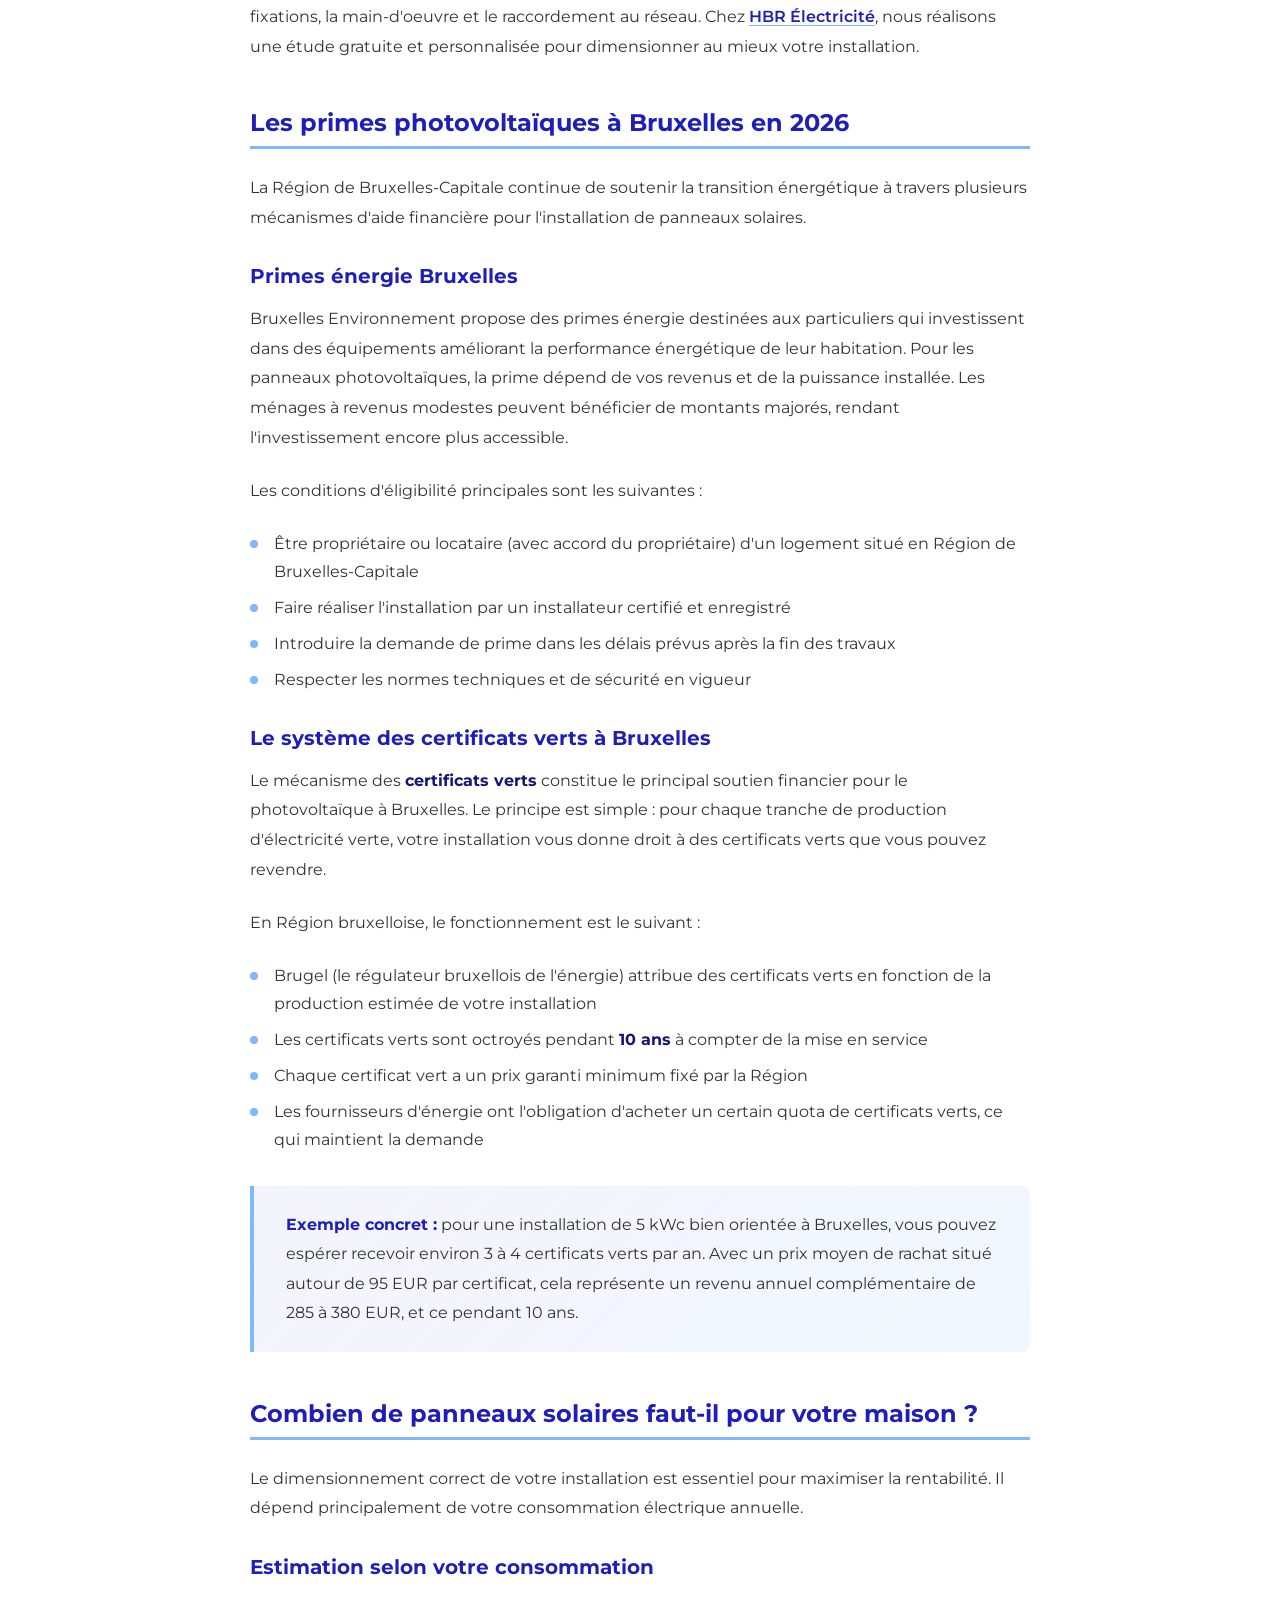
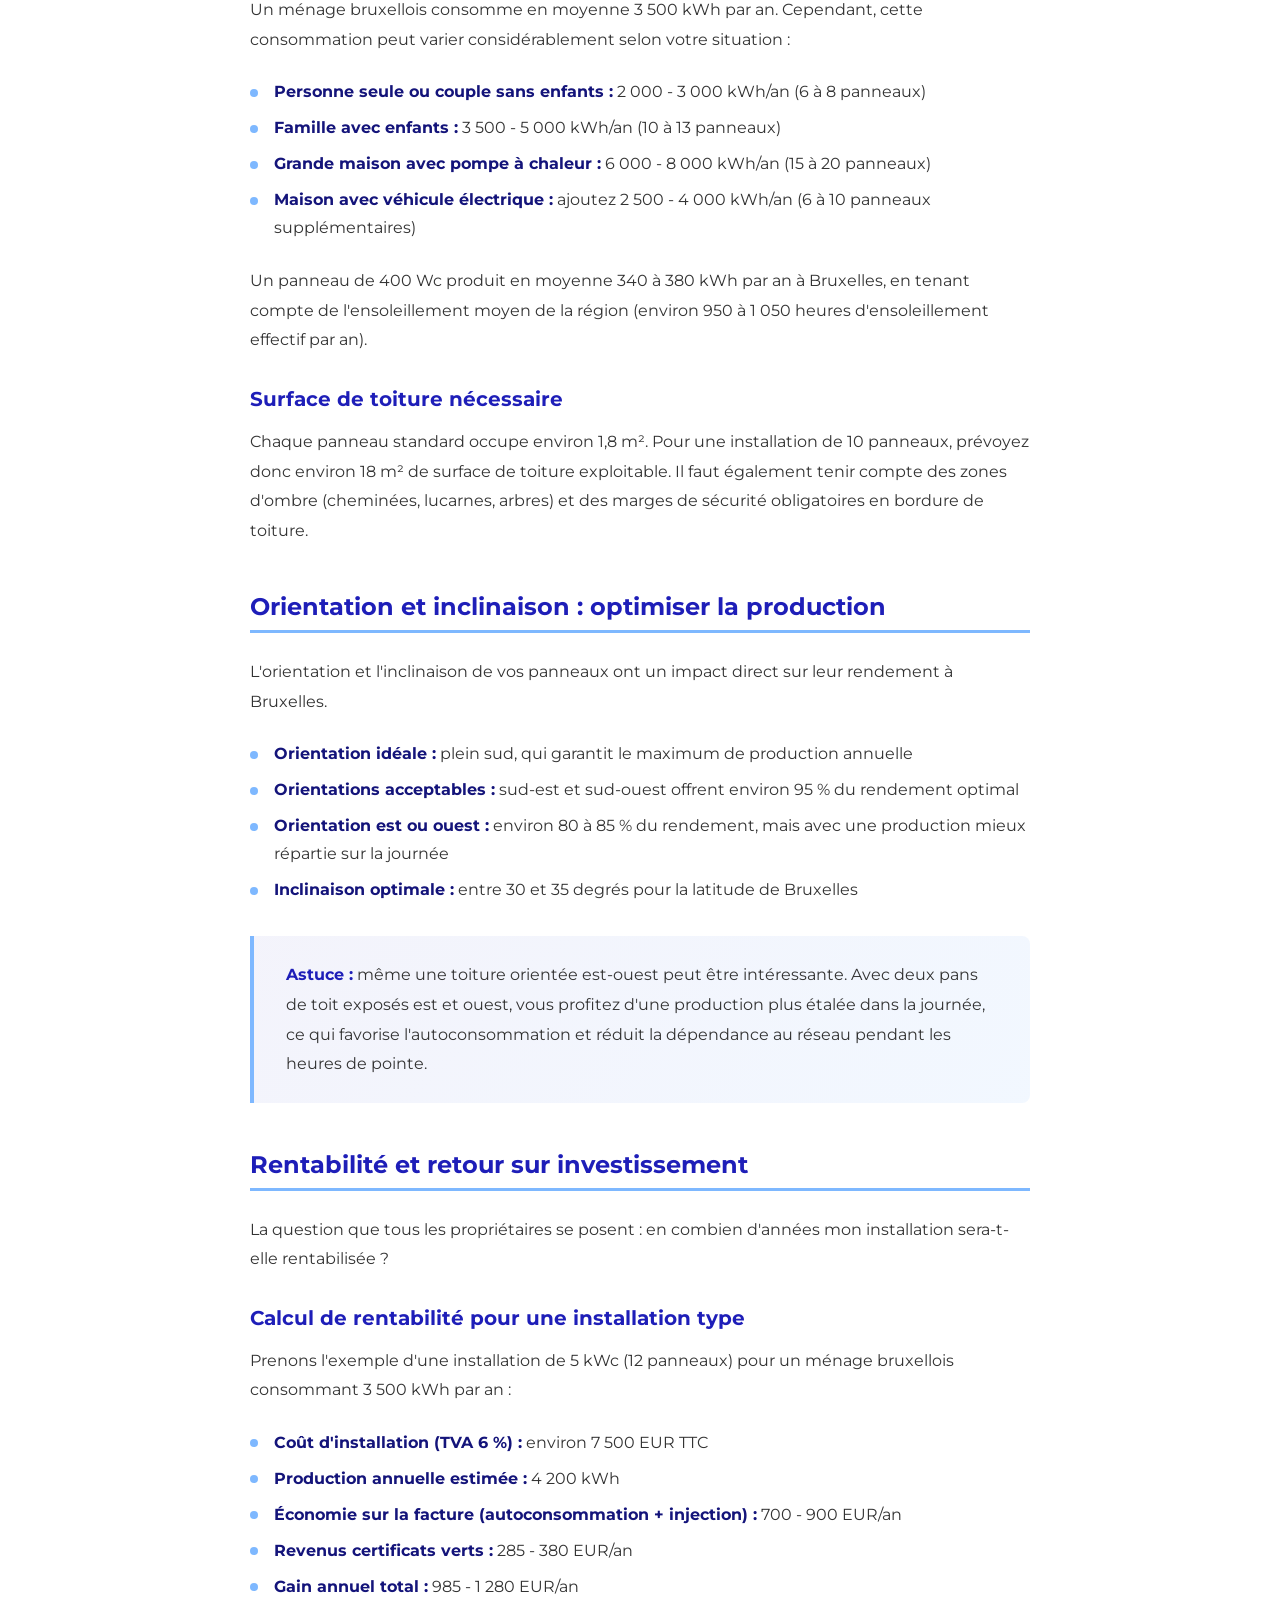
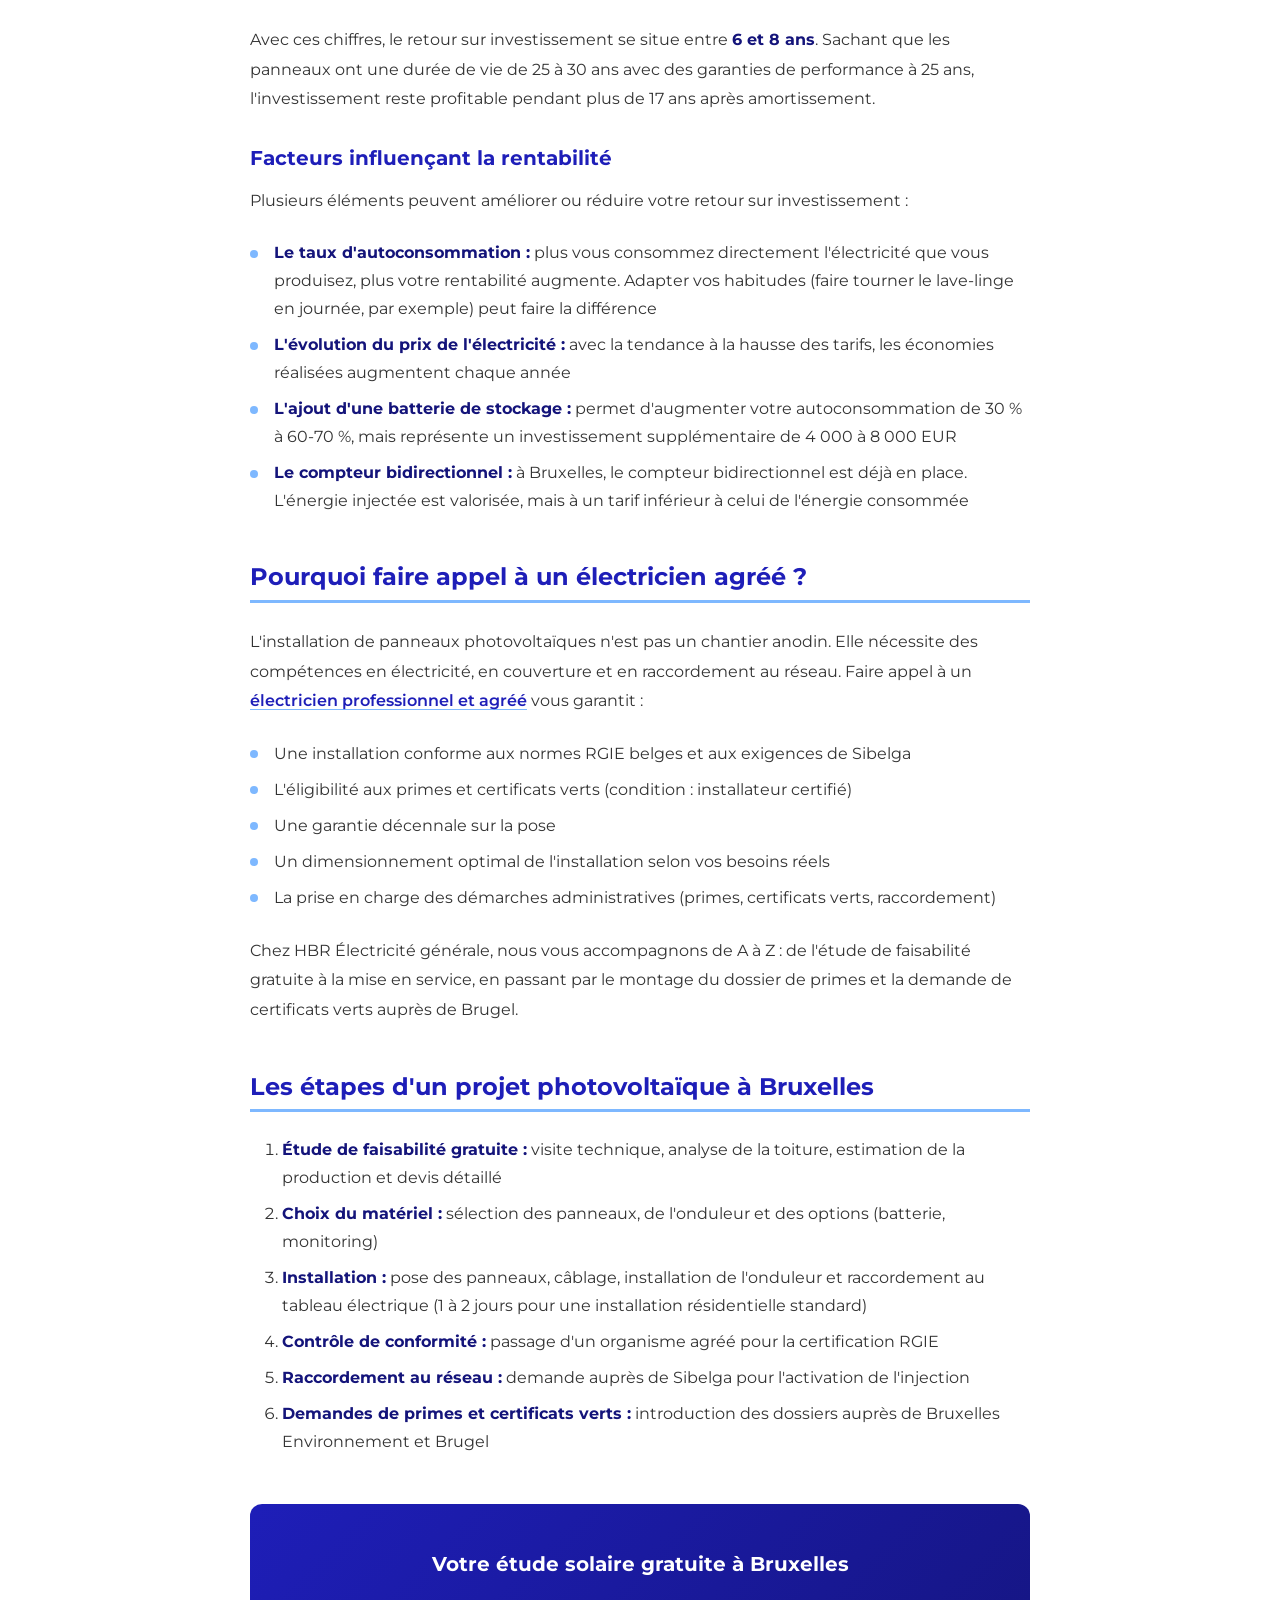
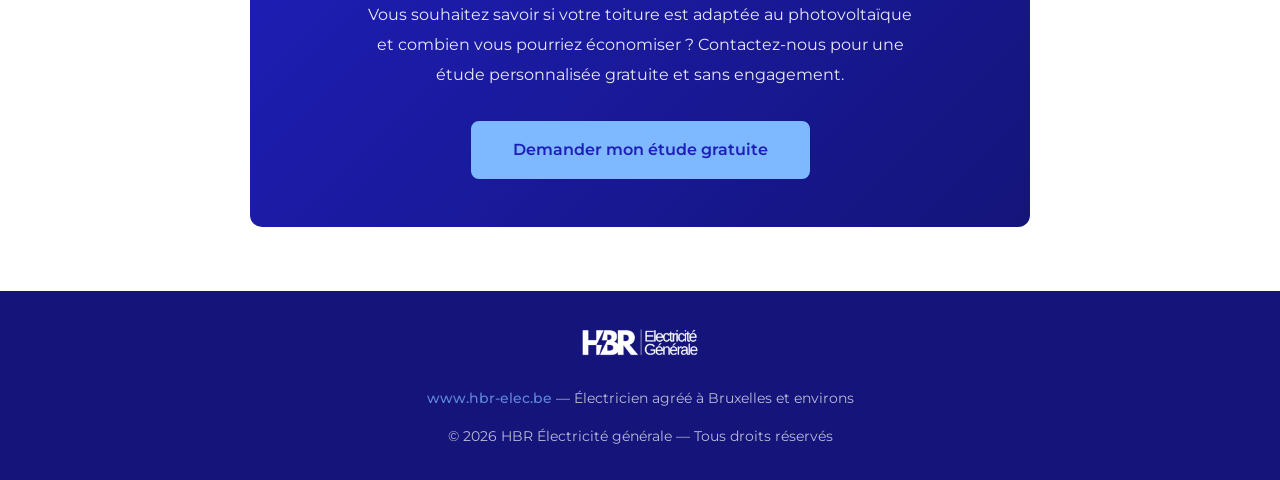
<file: blog/panneaux-photovoltaiques-prime-bruxelles-2026.html>
<!DOCTYPE html>
<html lang="fr-BE">
<head>
    <meta charset="UTF-8">
    <meta name="viewport" content="width=device-width, initial-scale=1.0">
    <title>Panneaux photovoltaïques à Bruxelles : primes, coût et rentabilité en 2026 | HBR Électricité</title>
    <meta name="description" content="Guide complet sur les panneaux solaires à Bruxelles en 2026 : prix d'installation, primes photovoltaïques, certificats verts, calcul de rentabilité et conseils d'un électricien agréé.">
    <meta name="keywords" content="panneaux solaires bruxelles prix, prime photovoltaïque bruxelles 2026, certificats verts bruxelles, installation panneaux solaires belgique, photovoltaïque bruxelles coût, rentabilité panneaux solaires belgique">
    <meta name="author" content="HBR Électricité générale">
    <meta name="robots" content="index, follow">

    <!-- Canonical & Hreflang -->
    <link rel="canonical" href="https://www.hbr-elec.be/blog/panneaux-photovoltaiques-prime-bruxelles-2026.html">
    <link rel="alternate" hreflang="fr-BE" href="https://www.hbr-elec.be/blog/panneaux-photovoltaiques-prime-bruxelles-2026.html">
    <link rel="alternate" hreflang="x-default" href="https://www.hbr-elec.be/blog/panneaux-photovoltaiques-prime-bruxelles-2026.html">

    <!-- Open Graph -->
    <meta property="og:title" content="Panneaux photovoltaïques à Bruxelles : primes, coût et rentabilité en 2026">
    <meta property="og:description" content="Tout savoir sur l'installation de panneaux solaires à Bruxelles en 2026 : prix, primes régionales, certificats verts et retour sur investissement.">
    <meta property="og:type" content="article">
    <meta property="og:url" content="https://www.hbr-elec.be/blog/panneaux-photovoltaiques-prime-bruxelles-2026.html">
    <meta property="og:image" content="https://www.hbr-elec.be/images/og-image.jpg">
    <meta property="og:locale" content="fr_BE">
    <meta property="og:site_name" content="HBR Électricité générale">
    <meta property="article:published_time" content="2026-02-21">
    <meta property="article:author" content="HBR Électricité générale">

    <!-- Favicon -->
    <link rel="icon" type="image/png" href="../images/favicon.png">

    <!-- Google Fonts - Montserrat -->
    <link rel="preconnect" href="https://fonts.googleapis.com">
    <link rel="preconnect" href="https://fonts.gstatic.com" crossorigin>
    <link href="https://fonts.googleapis.com/css2?family=Montserrat:wght@400;500;600;700&display=swap" rel="stylesheet">

    <!-- Main Stylesheet -->
    <link rel="stylesheet" href="../styles.css">

    <!-- Schema.org Article JSON-LD -->
    <script type="application/ld+json">
    {
        "@context": "https://schema.org",
        "@type": "Article",
        "headline": "Panneaux photovoltaïques à Bruxelles : primes, coût et rentabilité en 2026",
        "description": "Guide complet sur les panneaux solaires à Bruxelles en 2026 : prix d'installation, primes photovoltaïques, certificats verts, calcul de rentabilité et conseils pratiques.",
        "image": "https://www.hbr-elec.be/images/og-image.jpg",
        "author": {
            "@type": "Organization",
            "name": "HBR Électricité générale",
            "url": "https://www.hbr-elec.be/"
        },
        "publisher": {
            "@type": "Organization",
            "name": "HBR Électricité générale",
            "logo": {
                "@type": "ImageObject",
                "url": "https://www.hbr-elec.be/images/logo-hbr.png"
            }
        },
        "datePublished": "2026-02-21",
        "dateModified": "2026-02-21",
        "mainEntityOfPage": {
            "@type": "WebPage",
            "@id": "https://www.hbr-elec.be/blog/panneaux-photovoltaiques-prime-bruxelles-2026.html"
        },
        "keywords": "panneaux solaires bruxelles prix, prime photovoltaïque bruxelles 2026, certificats verts bruxelles, installation panneaux solaires belgique",
        "inLanguage": "fr-BE",
        "articleSection": "Énergie solaire"
    }
    </script>

    <!-- Schema.org BreadcrumbList JSON-LD -->
    <script type="application/ld+json">
    {
        "@context": "https://schema.org",
        "@type": "BreadcrumbList",
        "itemListElement": [
            {
                "@type": "ListItem",
                "position": 1,
                "name": "Accueil",
                "item": "https://www.hbr-elec.be/"
            },
            {
                "@type": "ListItem",
                "position": 2,
                "name": "Blog",
                "item": "https://www.hbr-elec.be/blog/"
            },
            {
                "@type": "ListItem",
                "position": 3,
                "name": "Panneaux photovoltaïques à Bruxelles : primes, coût et rentabilité en 2026"
            }
        ]
    }
    </script>

    <!-- Blog-specific CSS -->
    <style>
        /* ========================================
           Blog Article Layout
           ======================================== */

        /* Override header for blog pages */
        .blog-header {
            position: sticky;
            top: 0;
            left: 0;
            width: 100%;
            z-index: 1000;
            background-color: var(--color-primary);
            box-shadow: var(--shadow-md);
        }

        .blog-header .navbar {
            display: flex;
            justify-content: space-between;
            align-items: center;
            height: var(--navbar-height);
        }

        .blog-header .navbar__logo-img {
            height: 45px;
            width: auto;
            filter: brightness(0) invert(1);
        }

        .blog-header .navbar__back {
            display: inline-flex;
            align-items: center;
            gap: 0.5rem;
            color: var(--color-white);
            font-weight: 500;
            font-size: var(--font-size-sm);
            padding: 0.5rem 1rem;
            border-radius: var(--border-radius);
            transition: background-color var(--transition-fast);
        }

        .blog-header .navbar__back:hover {
            background-color: rgba(255, 255, 255, 0.1);
        }

        .blog-header .navbar__back svg {
            width: 18px;
            height: 18px;
            flex-shrink: 0;
        }

        /* Breadcrumb */
        .breadcrumb {
            background-color: var(--color-gray-light);
            padding: var(--spacing-sm) 0;
            border-bottom: 1px solid var(--color-gray-medium);
        }

        .breadcrumb__list {
            display: flex;
            flex-wrap: wrap;
            align-items: center;
            gap: 0.5rem;
            font-size: var(--font-size-sm);
            color: var(--color-text-light);
        }

        .breadcrumb__list li {
            display: flex;
            align-items: center;
            gap: 0.5rem;
        }

        .breadcrumb__list li:not(:last-child)::after {
            content: '>';
            color: var(--color-gray-medium);
            font-weight: 500;
        }

        .breadcrumb__list a {
            color: var(--color-primary);
            font-weight: 500;
        }

        .breadcrumb__list a:hover {
            color: var(--color-accent-hover);
            text-decoration: underline;
        }

        .breadcrumb__list li:last-child {
            color: var(--color-text-light);
            font-weight: 400;
        }

        /* Article Hero */
        .article-hero {
            background: linear-gradient(135deg, var(--color-primary) 0%, var(--color-primary-dark) 100%);
            color: var(--color-white);
            padding: var(--spacing-2xl) 0;
        }

        .article-hero__content {
            max-width: 800px;
            margin: 0 auto;
        }

        .article-hero__meta {
            display: flex;
            flex-wrap: wrap;
            align-items: center;
            gap: var(--spacing-sm);
            margin-bottom: var(--spacing-md);
            font-size: var(--font-size-sm);
            opacity: 0.85;
        }

        .article-hero__meta-item {
            display: inline-flex;
            align-items: center;
            gap: 0.35rem;
        }

        .article-hero__meta-item svg {
            width: 16px;
            height: 16px;
            flex-shrink: 0;
        }

        .article-hero__title {
            font-size: var(--font-size-2xl);
            font-weight: 700;
            line-height: 1.25;
            margin-bottom: var(--spacing-md);
        }

        .article-hero__excerpt {
            font-size: var(--font-size-lg);
            opacity: 0.9;
            line-height: 1.7;
        }

        /* Article Body */
        .article {
            padding: var(--spacing-2xl) 0;
        }

        .article__content {
            max-width: 780px;
            margin: 0 auto;
        }

        .article__content h2 {
            font-size: var(--font-size-xl);
            color: var(--color-primary);
            margin-top: var(--spacing-xl);
            margin-bottom: var(--spacing-md);
            padding-bottom: var(--spacing-xs);
            border-bottom: 3px solid var(--color-accent);
        }

        .article__content h3 {
            font-size: var(--font-size-lg);
            color: var(--color-primary);
            margin-top: var(--spacing-lg);
            margin-bottom: var(--spacing-sm);
        }

        .article__content p {
            color: var(--color-text);
            line-height: 1.85;
            margin-bottom: var(--spacing-md);
            font-size: var(--font-size-base);
        }

        .article__content ul,
        .article__content ol {
            margin-bottom: var(--spacing-md);
            padding-left: var(--spacing-lg);
        }

        .article__content ul {
            list-style: none;
            padding-left: 0;
        }

        .article__content ul li {
            position: relative;
            padding-left: var(--spacing-md);
            margin-bottom: var(--spacing-xs);
            line-height: 1.75;
            color: var(--color-text);
        }

        .article__content ul li::before {
            content: '';
            position: absolute;
            left: 0;
            top: 0.65em;
            width: 8px;
            height: 8px;
            background-color: var(--color-accent);
            border-radius: 50%;
        }

        .article__content ol li {
            margin-bottom: var(--spacing-xs);
            line-height: 1.75;
            color: var(--color-text);
        }

        .article__content a {
            color: var(--color-primary);
            font-weight: 600;
            text-decoration: underline;
            text-decoration-color: var(--color-accent);
            text-underline-offset: 3px;
            transition: color var(--transition-fast), text-decoration-color var(--transition-fast);
        }

        .article__content a:hover {
            color: var(--color-primary-light);
            text-decoration-color: var(--color-primary);
        }

        .article__content strong {
            color: var(--color-primary-dark);
            font-weight: 700;
        }

        /* Info box / highlight */
        .article__highlight {
            background: linear-gradient(135deg, rgba(30, 30, 184, 0.05) 0%, rgba(126, 184, 255, 0.1) 100%);
            border-left: 4px solid var(--color-accent);
            padding: var(--spacing-md) var(--spacing-lg);
            border-radius: 0 var(--border-radius) var(--border-radius) 0;
            margin: var(--spacing-lg) 0;
        }

        .article__highlight p {
            margin-bottom: 0;
            font-size: var(--font-size-base);
            color: var(--color-text);
        }

        .article__highlight p + p {
            margin-top: var(--spacing-sm);
        }

        .article__highlight strong {
            color: var(--color-primary);
        }

        /* Cost table */
        .article__table-wrapper {
            overflow-x: auto;
            margin: var(--spacing-lg) 0;
            border-radius: var(--border-radius);
            box-shadow: var(--shadow-sm);
        }

        .article__table {
            width: 100%;
            border-collapse: collapse;
            font-size: var(--font-size-sm);
        }

        .article__table thead {
            background-color: var(--color-primary);
            color: var(--color-white);
        }

        .article__table th {
            padding: 0.875rem 1rem;
            text-align: left;
            font-weight: 600;
            white-space: nowrap;
        }

        .article__table td {
            padding: 0.75rem 1rem;
            border-bottom: 1px solid var(--color-gray-medium);
            color: var(--color-text);
        }

        .article__table tbody tr:nth-child(even) {
            background-color: var(--color-gray-light);
        }

        .article__table tbody tr:hover {
            background-color: rgba(126, 184, 255, 0.1);
        }

        /* CTA Block */
        .article__cta {
            background: linear-gradient(135deg, var(--color-primary) 0%, var(--color-primary-dark) 100%);
            color: var(--color-white);
            padding: var(--spacing-xl);
            border-radius: var(--border-radius-lg);
            text-align: center;
            margin-top: var(--spacing-xl);
        }

        .article__cta h2 {
            color: var(--color-white) !important;
            border-bottom: none !important;
            margin-top: 0 !important;
            margin-bottom: var(--spacing-sm) !important;
            font-size: var(--font-size-xl) !important;
        }

        .article__cta p {
            color: rgba(255, 255, 255, 0.9) !important;
            max-width: 550px;
            margin: 0 auto var(--spacing-lg) !important;
        }

        .article__cta .btn--accent {
            font-size: var(--font-size-base);
            padding: 0.875rem 2.5rem;
        }

        /* Blog Footer */
        .blog-footer {
            background-color: var(--color-primary-dark);
            color: var(--color-white);
            padding: var(--spacing-lg) 0;
            text-align: center;
        }

        .blog-footer__content {
            display: flex;
            flex-direction: column;
            align-items: center;
            gap: var(--spacing-sm);
        }

        .blog-footer__content p {
            font-size: var(--font-size-sm);
            opacity: 0.7;
        }

        .blog-footer__content a {
            color: var(--color-accent);
            font-weight: 500;
            transition: opacity var(--transition-fast);
        }

        .blog-footer__content a:hover {
            opacity: 0.8;
        }

        .blog-footer .footer__logo-img {
            height: 40px;
            width: auto;
            filter: brightness(0) invert(1);
            margin-bottom: var(--spacing-xs);
        }

        /* Responsive adjustments */
        @media (min-width: 768px) {
            .article-hero__title {
                font-size: 2.25rem;
            }

            .article__content h2 {
                font-size: 1.5rem;
            }

            .article__content h3 {
                font-size: var(--font-size-xl);
            }
        }

        @media (min-width: 1024px) {
            .article-hero {
                padding: var(--spacing-2xl) 0 calc(var(--spacing-2xl) + 1rem);
            }

            .article-hero__title {
                font-size: 2.5rem;
            }
        }
    </style>
</head>
<body>
    <!-- ========================================
         HEADER / NAVBAR (Blog version)
         ======================================== -->
    <header class="blog-header">
        <nav class="navbar container" aria-label="Navigation blog">
            <a href="../" class="navbar__logo" aria-label="HBR Électricité générale - Accueil">
                <img src="../images/logo-hbr-horizontal.png" alt="HBR Électricité générale" class="navbar__logo-img" width="180" height="50">
            </a>
            <a href="../" class="navbar__back" aria-label="Retour au site principal">
                <svg viewBox="0 0 24 24" fill="none" stroke="currentColor" stroke-width="2" stroke-linecap="round" stroke-linejoin="round" aria-hidden="true"><path d="M19 12H5"/><polyline points="12 19 5 12 12 5"/></svg>
                Retour au site
            </a>
        </nav>
    </header>

    <!-- ========================================
         BREADCRUMB
         ======================================== -->
    <nav class="breadcrumb" aria-label="Fil d'Ariane">
        <div class="container">
            <ol class="breadcrumb__list">
                <li><a href="../">Accueil</a></li>
                <li><a href="./">Blog</a></li>
                <li aria-current="page">Panneaux photovoltaïques à Bruxelles : primes, coût et rentabilité en 2026</li>
            </ol>
        </div>
    </nav>

    <!-- ========================================
         ARTICLE HERO
         ======================================== -->
    <section class="article-hero">
        <div class="container">
            <div class="article-hero__content">
                <div class="article-hero__meta">
                    <span class="article-hero__meta-item">
                        <svg viewBox="0 0 24 24" fill="none" stroke="currentColor" stroke-width="2" stroke-linecap="round" stroke-linejoin="round" aria-hidden="true"><rect x="3" y="4" width="18" height="18" rx="2" ry="2"/><line x1="16" y1="2" x2="16" y2="6"/><line x1="8" y1="2" x2="8" y2="6"/><line x1="3" y1="10" x2="21" y2="10"/></svg>
                        21 février 2026
                    </span>
                    <span class="article-hero__meta-item">
                        <svg viewBox="0 0 24 24" fill="none" stroke="currentColor" stroke-width="2" stroke-linecap="round" stroke-linejoin="round" aria-hidden="true"><circle cx="12" cy="12" r="10"/><polyline points="12 6 12 12 16 14"/></svg>
                        8 min de lecture
                    </span>
                    <span class="article-hero__meta-item">
                        <svg viewBox="0 0 24 24" fill="none" stroke="currentColor" stroke-width="2" stroke-linecap="round" stroke-linejoin="round" aria-hidden="true"><path d="M20 21v-2a4 4 0 0 0-4-4H8a4 4 0 0 0-4 4v2"/><circle cx="12" cy="7" r="4"/></svg>
                        HBR Électricité
                    </span>
                </div>
                <h1 class="article-hero__title">Panneaux photovoltaïques à Bruxelles : primes, coût et rentabilité en 2026</h1>
                <p class="article-hero__excerpt">Vous envisagez d'installer des panneaux solaires à Bruxelles ? Ce guide complet détaille les prix actuels, les primes disponibles en Région bruxelloise, le système des certificats verts et le retour sur investissement que vous pouvez attendre en 2026.</p>
            </div>
        </div>
    </section>

    <!-- ========================================
         ARTICLE CONTENT
         ======================================== -->
    <main>
        <article class="article">
            <div class="container">
                <div class="article__content">

                    <p>Face à la hausse des prix de l'énergie et aux objectifs climatiques de la Région de Bruxelles-Capitale, l'installation de panneaux solaires à Bruxelles représente en 2026 un investissement à la fois écologique et financièrement attractif. Que vous soyez propriétaire d'une maison ou d'un appartement avec accès à une toiture, voici tout ce que vous devez savoir avant de vous lancer.</p>

                    <h2>Combien coûtent des panneaux solaires à Bruxelles en 2026 ?</h2>

                    <p>Le prix d'une installation photovoltaïque en Belgique dépend de la puissance installée, du type de panneaux choisis et de la complexité du chantier (type de toiture, accessibilité, raccordement au réseau). En 2026, les prix ont globalement baissé par rapport aux années précédentes grâce à l'industrialisation de la production et à la concurrence accrue sur le marché belge.</p>

                    <h3>Fourchettes de prix indicatives (HTVA, pose comprise)</h3>

                    <div class="article__table-wrapper">
                        <table class="article__table">
                            <thead>
                                <tr>
                                    <th>Puissance installée</th>
                                    <th>Nombre de panneaux (400 Wc)</th>
                                    <th>Prix indicatif (HTVA)</th>
                                    <th>Profil type</th>
                                </tr>
                            </thead>
                            <tbody>
                                <tr>
                                    <td>3 kWc</td>
                                    <td>7 - 8</td>
                                    <td>4 500 - 6 000 EUR</td>
                                    <td>Petit ménage / Appartement</td>
                                </tr>
                                <tr>
                                    <td>5 kWc</td>
                                    <td>12 - 13</td>
                                    <td>6 500 - 8 500 EUR</td>
                                    <td>Ménage moyen</td>
                                </tr>
                                <tr>
                                    <td>8 kWc</td>
                                    <td>19 - 20</td>
                                    <td>9 000 - 12 000 EUR</td>
                                    <td>Grande maison / Pompe à chaleur</td>
                                </tr>
                                <tr>
                                    <td>10 kWc</td>
                                    <td>24 - 25</td>
                                    <td>11 000 - 15 000 EUR</td>
                                    <td>Grande consommation / Véhicule électrique</td>
                                </tr>
                            </tbody>
                        </table>
                    </div>

                    <div class="article__highlight">
                        <p><strong>Bon à savoir :</strong> pour les habitations de plus de 10 ans, le taux de TVA réduit à 6 % s'applique à l'installation de panneaux photovoltaïques en Belgique, au lieu de 21 %. Cela représente une économie significative sur le coût total de votre projet.</p>
                    </div>

                    <p>Ces prix incluent généralement les panneaux, l'onduleur (ou micro-onduleurs), le câblage, les fixations, la main-d'oeuvre et le raccordement au réseau. Chez <a href="../index.html#services">HBR Électricité</a>, nous réalisons une étude gratuite et personnalisée pour dimensionner au mieux votre installation.</p>

                    <h2>Les primes photovoltaïques à Bruxelles en 2026</h2>

                    <p>La Région de Bruxelles-Capitale continue de soutenir la transition énergétique à travers plusieurs mécanismes d'aide financière pour l'installation de panneaux solaires.</p>

                    <h3>Primes énergie Bruxelles</h3>

                    <p>Bruxelles Environnement propose des primes énergie destinées aux particuliers qui investissent dans des équipements améliorant la performance énergétique de leur habitation. Pour les panneaux photovoltaïques, la prime dépend de vos revenus et de la puissance installée. Les ménages à revenus modestes peuvent bénéficier de montants majorés, rendant l'investissement encore plus accessible.</p>

                    <p>Les conditions d'éligibilité principales sont les suivantes :</p>

                    <ul>
                        <li>Être propriétaire ou locataire (avec accord du propriétaire) d'un logement situé en Région de Bruxelles-Capitale</li>
                        <li>Faire réaliser l'installation par un installateur certifié et enregistré</li>
                        <li>Introduire la demande de prime dans les délais prévus après la fin des travaux</li>
                        <li>Respecter les normes techniques et de sécurité en vigueur</li>
                    </ul>

                    <h3>Le système des certificats verts à Bruxelles</h3>

                    <p>Le mécanisme des <strong>certificats verts</strong> constitue le principal soutien financier pour le photovoltaïque à Bruxelles. Le principe est simple : pour chaque tranche de production d'électricité verte, votre installation vous donne droit à des certificats verts que vous pouvez revendre.</p>

                    <p>En Région bruxelloise, le fonctionnement est le suivant :</p>

                    <ul>
                        <li>Brugel (le régulateur bruxellois de l'énergie) attribue des certificats verts en fonction de la production estimée de votre installation</li>
                        <li>Les certificats verts sont octroyés pendant <strong>10 ans</strong> à compter de la mise en service</li>
                        <li>Chaque certificat vert a un prix garanti minimum fixé par la Région</li>
                        <li>Les fournisseurs d'énergie ont l'obligation d'acheter un certain quota de certificats verts, ce qui maintient la demande</li>
                    </ul>

                    <div class="article__highlight">
                        <p><strong>Exemple concret :</strong> pour une installation de 5 kWc bien orientée à Bruxelles, vous pouvez espérer recevoir environ 3 à 4 certificats verts par an. Avec un prix moyen de rachat situé autour de 95 EUR par certificat, cela représente un revenu annuel complémentaire de 285 à 380 EUR, et ce pendant 10 ans.</p>
                    </div>

                    <h2>Combien de panneaux solaires faut-il pour votre maison ?</h2>

                    <p>Le dimensionnement correct de votre installation est essentiel pour maximiser la rentabilité. Il dépend principalement de votre consommation électrique annuelle.</p>

                    <h3>Estimation selon votre consommation</h3>

                    <p>Un ménage bruxellois consomme en moyenne 3 500 kWh par an. Cependant, cette consommation peut varier considérablement selon votre situation :</p>

                    <ul>
                        <li><strong>Personne seule ou couple sans enfants :</strong> 2 000 - 3 000 kWh/an (6 à 8 panneaux)</li>
                        <li><strong>Famille avec enfants :</strong> 3 500 - 5 000 kWh/an (10 à 13 panneaux)</li>
                        <li><strong>Grande maison avec pompe à chaleur :</strong> 6 000 - 8 000 kWh/an (15 à 20 panneaux)</li>
                        <li><strong>Maison avec véhicule électrique :</strong> ajoutez 2 500 - 4 000 kWh/an (6 à 10 panneaux supplémentaires)</li>
                    </ul>

                    <p>Un panneau de 400 Wc produit en moyenne 340 à 380 kWh par an à Bruxelles, en tenant compte de l'ensoleillement moyen de la région (environ 950 à 1 050 heures d'ensoleillement effectif par an).</p>

                    <h3>Surface de toiture nécessaire</h3>

                    <p>Chaque panneau standard occupe environ 1,8 m². Pour une installation de 10 panneaux, prévoyez donc environ 18 m² de surface de toiture exploitable. Il faut également tenir compte des zones d'ombre (cheminées, lucarnes, arbres) et des marges de sécurité obligatoires en bordure de toiture.</p>

                    <h2>Orientation et inclinaison : optimiser la production</h2>

                    <p>L'orientation et l'inclinaison de vos panneaux ont un impact direct sur leur rendement à Bruxelles.</p>

                    <ul>
                        <li><strong>Orientation idéale :</strong> plein sud, qui garantit le maximum de production annuelle</li>
                        <li><strong>Orientations acceptables :</strong> sud-est et sud-ouest offrent environ 95 % du rendement optimal</li>
                        <li><strong>Orientation est ou ouest :</strong> environ 80 à 85 % du rendement, mais avec une production mieux répartie sur la journée</li>
                        <li><strong>Inclinaison optimale :</strong> entre 30 et 35 degrés pour la latitude de Bruxelles</li>
                    </ul>

                    <div class="article__highlight">
                        <p><strong>Astuce :</strong> même une toiture orientée est-ouest peut être intéressante. Avec deux pans de toit exposés est et ouest, vous profitez d'une production plus étalée dans la journée, ce qui favorise l'autoconsommation et réduit la dépendance au réseau pendant les heures de pointe.</p>
                    </div>

                    <h2>Rentabilité et retour sur investissement</h2>

                    <p>La question que tous les propriétaires se posent : en combien d'années mon installation sera-t-elle rentabilisée ?</p>

                    <h3>Calcul de rentabilité pour une installation type</h3>

                    <p>Prenons l'exemple d'une installation de 5 kWc (12 panneaux) pour un ménage bruxellois consommant 3 500 kWh par an :</p>

                    <ul>
                        <li><strong>Coût d'installation (TVA 6 %) :</strong> environ 7 500 EUR TTC</li>
                        <li><strong>Production annuelle estimée :</strong> 4 200 kWh</li>
                        <li><strong>Économie sur la facture (autoconsommation + injection) :</strong> 700 - 900 EUR/an</li>
                        <li><strong>Revenus certificats verts :</strong> 285 - 380 EUR/an</li>
                        <li><strong>Gain annuel total :</strong> 985 - 1 280 EUR/an</li>
                    </ul>

                    <p>Avec ces chiffres, le retour sur investissement se situe entre <strong>6 et 8 ans</strong>. Sachant que les panneaux ont une durée de vie de 25 à 30 ans avec des garanties de performance à 25 ans, l'investissement reste profitable pendant plus de 17 ans après amortissement.</p>

                    <h3>Facteurs influençant la rentabilité</h3>

                    <p>Plusieurs éléments peuvent améliorer ou réduire votre retour sur investissement :</p>

                    <ul>
                        <li><strong>Le taux d'autoconsommation :</strong> plus vous consommez directement l'électricité que vous produisez, plus votre rentabilité augmente. Adapter vos habitudes (faire tourner le lave-linge en journée, par exemple) peut faire la différence</li>
                        <li><strong>L'évolution du prix de l'électricité :</strong> avec la tendance à la hausse des tarifs, les économies réalisées augmentent chaque année</li>
                        <li><strong>L'ajout d'une batterie de stockage :</strong> permet d'augmenter votre autoconsommation de 30 % à 60-70 %, mais représente un investissement supplémentaire de 4 000 à 8 000 EUR</li>
                        <li><strong>Le compteur bidirectionnel :</strong> à Bruxelles, le compteur bidirectionnel est déjà en place. L'énergie injectée est valorisée, mais à un tarif inférieur à celui de l'énergie consommée</li>
                    </ul>

                    <h2>Pourquoi faire appel à un électricien agréé ?</h2>

                    <p>L'installation de panneaux photovoltaïques n'est pas un chantier anodin. Elle nécessite des compétences en électricité, en couverture et en raccordement au réseau. Faire appel à un <a href="../index.html#services">électricien professionnel et agréé</a> vous garantit :</p>

                    <ul>
                        <li>Une installation conforme aux normes RGIE belges et aux exigences de Sibelga</li>
                        <li>L'éligibilité aux primes et certificats verts (condition : installateur certifié)</li>
                        <li>Une garantie décennale sur la pose</li>
                        <li>Un dimensionnement optimal de l'installation selon vos besoins réels</li>
                        <li>La prise en charge des démarches administratives (primes, certificats verts, raccordement)</li>
                    </ul>

                    <p>Chez HBR Électricité générale, nous vous accompagnons de A à Z : de l'étude de faisabilité gratuite à la mise en service, en passant par le montage du dossier de primes et la demande de certificats verts auprès de Brugel.</p>

                    <h2>Les étapes d'un projet photovoltaïque à Bruxelles</h2>

                    <ol>
                        <li><strong>Étude de faisabilité gratuite :</strong> visite technique, analyse de la toiture, estimation de la production et devis détaillé</li>
                        <li><strong>Choix du matériel :</strong> sélection des panneaux, de l'onduleur et des options (batterie, monitoring)</li>
                        <li><strong>Installation :</strong> pose des panneaux, câblage, installation de l'onduleur et raccordement au tableau électrique (1 à 2 jours pour une installation résidentielle standard)</li>
                        <li><strong>Contrôle de conformité :</strong> passage d'un organisme agréé pour la certification RGIE</li>
                        <li><strong>Raccordement au réseau :</strong> demande auprès de Sibelga pour l'activation de l'injection</li>
                        <li><strong>Demandes de primes et certificats verts :</strong> introduction des dossiers auprès de Bruxelles Environnement et Brugel</li>
                    </ol>

                    <!-- CTA Block -->
                    <div class="article__cta">
                        <h2>Votre étude solaire gratuite à Bruxelles</h2>
                        <p>Vous souhaitez savoir si votre toiture est adaptée au photovoltaïque et combien vous pourriez économiser ? Contactez-nous pour une étude personnalisée gratuite et sans engagement.</p>
                        <a href="../index.html#contact" class="btn btn--accent btn--lg">Demander mon étude gratuite</a>
                    </div>

                </div>
            </div>
        </article>
    </main>

    <!-- ========================================
         FOOTER (Blog version)
         ======================================== -->
    <footer class="blog-footer">
        <div class="container">
            <div class="blog-footer__content">
                <a href="../" aria-label="HBR Électricité générale - Accueil">
                    <img src="../images/logo-hbr-horizontal.png" alt="HBR Électricité générale" class="footer__logo-img" width="150" height="42">
                </a>
                <p><a href="../">www.hbr-elec.be</a> — Électricien agréé à Bruxelles et environs</p>
                <p>&copy; 2026 HBR Électricité générale — Tous droits réservés</p>
            </div>
        </div>
    </footer>
</body>
</html>
</file>
<file: styles.css>
/* ========================================
   HBR Électricité générale — Stylesheet
   Architecture : Mobile-first avec min-width breakpoints
   ======================================== */

/* ========================================
   1. VARIABLES CSS
   ======================================== */
:root {
    /* Couleurs */
    --color-primary: #1E1EB8;
    --color-primary-light: #2D2DD0;
    --color-primary-dark: #14147A;
    --color-white: #FFFFFF;
    --color-accent: #7EB8FF;
    --color-accent-hover: #5CA0F0;
    --color-gray-light: #F5F5F5;
    --color-gray-medium: #E0E0E0;
    --color-text: #333333;
    --color-text-light: #666666;
    --color-overlay: rgba(20, 20, 122, 0.8);

    /* Typographie */
    --font-family: 'Montserrat', -apple-system, BlinkMacSystemFont, 'Segoe UI', sans-serif;
    --font-size-sm: 0.875rem;
    --font-size-base: 1rem;
    --font-size-lg: 1.125rem;
    --font-size-xl: 1.25rem;
    --font-size-2xl: 1.75rem;
    --font-size-3xl: 2.25rem;
    --font-size-hero: 2.5rem;
    --line-height-base: 1.6;
    --line-height-heading: 1.2;

    /* Espacement */
    --spacing-xs: 0.5rem;
    --spacing-sm: 1rem;
    --spacing-md: 1.5rem;
    --spacing-lg: 2rem;
    --spacing-xl: 3rem;
    --spacing-2xl: 4rem;
    --spacing-section: 4rem;

    /* Layout */
    --container-max: 1200px;
    --container-padding: 1.25rem;
    --navbar-height: 70px;

    /* Bordures & Ombres */
    --border-radius: 8px;
    --border-radius-lg: 12px;
    --shadow-sm: 0 2px 8px rgba(0, 0, 0, 0.08);
    --shadow-md: 0 4px 16px rgba(0, 0, 0, 0.12);
    --shadow-lg: 0 8px 32px rgba(0, 0, 0, 0.16);

    /* Transitions */
    --transition-fast: 0.2s ease;
    --transition-base: 0.3s ease;
    --transition-slow: 0.5s ease;
}

/* ========================================
   2. RESET & BASE
   ======================================== */
*,
*::before,
*::after {
    box-sizing: border-box;
    margin: 0;
    padding: 0;
}

html {
    scroll-behavior: smooth;
    scroll-padding-top: var(--navbar-height);
}

body {
    font-family: var(--font-family);
    font-size: var(--font-size-base);
    line-height: var(--line-height-base);
    color: var(--color-text);
    background-color: var(--color-white);
    -webkit-font-smoothing: antialiased;
    -moz-osx-font-smoothing: grayscale;
}

body.menu-open {
    overflow: hidden;
}

img {
    max-width: 100%;
    height: auto;
    display: block;
}

a {
    text-decoration: none;
    color: inherit;
    transition: color var(--transition-fast);
}

ul {
    list-style: none;
}

h1, h2, h3, h4 {
    line-height: var(--line-height-heading);
    font-weight: 700;
}

/* ========================================
   3. UTILITAIRES
   ======================================== */
.container {
    max-width: var(--container-max);
    margin: 0 auto;
    padding: 0 var(--container-padding);
}

.section {
    padding: var(--spacing-section) 0;
}

.section--alt {
    background-color: var(--color-gray-light);
}

.section__title {
    font-size: var(--font-size-2xl);
    text-align: center;
    margin-bottom: var(--spacing-xs);
    color: var(--color-primary);
    position: relative;
    padding-bottom: var(--spacing-md);
}

.section__title::after {
    content: '';
    position: absolute;
    bottom: 0;
    left: 50%;
    transform: translateX(-50%);
    width: 60px;
    height: 4px;
    background-color: var(--color-accent);
    border-radius: 2px;
}

.section__title--left {
    text-align: left;
}

.section__title--left::after {
    left: 0;
    transform: none;
}

.section__subtitle {
    color: var(--color-text-light);
    text-align: center;
    max-width: 650px;
    margin: var(--spacing-sm) auto var(--spacing-xl);
    font-size: var(--font-size-base);
}

/* Boutons */
.btn {
    display: inline-flex;
    align-items: center;
    justify-content: center;
    gap: var(--spacing-xs);
    padding: 0.75rem 1.5rem;
    border-radius: var(--border-radius);
    font-family: var(--font-family);
    font-size: var(--font-size-sm);
    font-weight: 600;
    border: 2px solid transparent;
    cursor: pointer;
    transition: all var(--transition-base);
    text-align: center;
}

.btn--accent {
    background-color: var(--color-accent);
    color: var(--color-primary-dark);
    border-color: var(--color-accent);
}

.btn--accent:hover,
.btn--accent:focus-visible {
    background-color: var(--color-accent-hover);
    border-color: var(--color-accent-hover);
    transform: translateY(-2px);
    box-shadow: var(--shadow-md);
}

.btn--outline {
    background-color: transparent;
    color: var(--color-white);
    border-color: var(--color-white);
}

.btn--outline:hover,
.btn--outline:focus-visible {
    background-color: var(--color-white);
    color: var(--color-primary);
}

.btn--lg {
    padding: 0.875rem 2rem;
    font-size: var(--font-size-base);
}

.btn--full {
    width: 100%;
}

/* Accessibilité */
.skip-link {
    position: absolute;
    top: -100%;
    left: var(--spacing-sm);
    padding: var(--spacing-xs) var(--spacing-sm);
    background: var(--color-accent);
    color: var(--color-primary-dark);
    font-weight: 600;
    border-radius: var(--border-radius);
    z-index: 10000;
    transition: top var(--transition-fast);
}

.skip-link:focus {
    top: var(--spacing-sm);
}

.sr-only {
    position: absolute;
    width: 1px;
    height: 1px;
    padding: 0;
    margin: -1px;
    overflow: hidden;
    clip: rect(0, 0, 0, 0);
    white-space: nowrap;
    border-width: 0;
}

/* ========================================
   4. ANIMATIONS (Scroll reveal)
   ======================================== */
[data-animate] {
    opacity: 0;
    transform: translateY(30px);
    transition: opacity 0.6s ease, transform 0.6s ease;
}

[data-animate="fade-right"] {
    transform: translateX(-30px);
}

[data-animate="fade-left"] {
    transform: translateX(30px);
}

[data-animate].animate {
    opacity: 1;
    transform: translate(0, 0);
}

@media (prefers-reduced-motion: reduce) {
    [data-animate] {
        opacity: 1;
        transform: none;
        transition: none;
    }
}

/* ========================================
   5. HEADER / NAVBAR
   ======================================== */
.header {
    position: fixed;
    top: 0;
    left: 0;
    width: 100%;
    z-index: 1000;
    background: transparent;
    transition: background-color var(--transition-base), box-shadow var(--transition-base);
}

.header.scrolled {
    background-color: var(--color-primary);
    box-shadow: var(--shadow-md);
}

.navbar {
    display: flex;
    justify-content: space-between;
    align-items: center;
    height: var(--navbar-height);
}

.navbar__logo {
    z-index: 1001;
}

.navbar__logo-img {
    height: 55px;
    width: auto;
    filter: brightness(0) invert(1);
}

.footer__logo-img {
    height: 45px;
    width: auto;
    filter: brightness(0) invert(1);
}

/* Hamburger menu (mobile) */
.navbar__toggle {
    display: flex;
    flex-direction: column;
    justify-content: center;
    gap: 5px;
    width: 30px;
    height: 30px;
    background: none;
    border: none;
    cursor: pointer;
    z-index: 1001;
    padding: 0;
}

.navbar__toggle-bar {
    display: block;
    width: 25px;
    height: 3px;
    background-color: var(--color-white);
    border-radius: 2px;
    transition: all var(--transition-base);
    transform-origin: center;
}

/* Animation hamburger → X */
.navbar__toggle.active .navbar__toggle-bar:nth-child(1) {
    transform: rotate(45deg) translate(5.5px, 5.5px);
}

.navbar__toggle.active .navbar__toggle-bar:nth-child(2) {
    opacity: 0;
}

.navbar__toggle.active .navbar__toggle-bar:nth-child(3) {
    transform: rotate(-45deg) translate(5.5px, -5.5px);
}

/* Menu mobile (panneau latéral) */
.navbar__menu {
    position: fixed;
    top: 0;
    right: 0;
    width: 75%;
    max-width: 300px;
    height: 100vh;
    background-color: var(--color-primary);
    display: flex;
    flex-direction: column;
    padding: calc(var(--navbar-height) + var(--spacing-lg)) var(--spacing-lg) var(--spacing-lg);
    transform: translateX(100%);
    transition: transform var(--transition-base);
    box-shadow: -4px 0 20px rgba(0, 0, 0, 0.3);
    z-index: 1000;
}

.navbar__menu.active {
    transform: translateX(0);
}

.navbar__menu li {
    margin-bottom: var(--spacing-xs);
}

.navbar__menu a {
    display: block;
    padding: var(--spacing-sm);
    color: var(--color-white);
    font-weight: 500;
    font-size: var(--font-size-lg);
    border-radius: var(--border-radius);
    transition: background-color var(--transition-fast);
}

.navbar__menu a:hover,
.navbar__menu a:focus-visible {
    background-color: rgba(255, 255, 255, 0.1);
}

.navbar__menu a.active {
    color: var(--color-accent);
}

.navbar__menu .btn--accent {
    margin-top: var(--spacing-sm);
    text-align: center;
}

/* Overlay derrière le menu mobile */
.menu-overlay {
    position: fixed;
    inset: 0;
    background-color: rgba(0, 0, 0, 0.5);
    z-index: 999;
    opacity: 0;
    pointer-events: none;
    transition: opacity var(--transition-base);
}

.menu-overlay.active {
    opacity: 1;
    pointer-events: auto;
}

/* ========================================
   6. HERO
   ======================================== */
.hero {
    position: relative;
    min-height: 100vh;
    display: flex;
    align-items: center;
    justify-content: center;
    background-image: url('images/hero-bg.jpg');
    background-size: cover;
    background-position: center;
    background-repeat: no-repeat;
}

.hero__overlay {
    position: absolute;
    inset: 0;
    background: var(--color-overlay);
}

.hero__content {
    position: relative;
    z-index: 1;
    text-align: center;
    color: var(--color-white);
    padding: var(--spacing-xl) 0;
}

.hero__title {
    font-size: var(--font-size-hero);
    font-weight: 700;
    margin-bottom: var(--spacing-md);
    max-width: 700px;
    margin-left: auto;
    margin-right: auto;
}

.hero__subtitle {
    font-size: var(--font-size-lg);
    font-weight: 400;
    opacity: 0.9;
    max-width: 550px;
    margin: 0 auto var(--spacing-xl);
}

.hero__cta {
    display: flex;
    flex-direction: column;
    gap: var(--spacing-sm);
    align-items: center;
}

/* ========================================
   7. SERVICES
   ======================================== */
.services__grid {
    display: grid;
    grid-template-columns: 1fr;
    gap: var(--spacing-md);
}

.service-card {
    background: var(--color-white);
    padding: var(--spacing-lg);
    border-radius: var(--border-radius-lg);
    text-align: center;
    box-shadow: var(--shadow-sm);
    transition: transform var(--transition-base), box-shadow var(--transition-base);
}

.service-card:hover {
    transform: translateY(-5px);
    box-shadow: var(--shadow-lg);
}

.service-card__icon {
    width: 60px;
    height: 60px;
    margin: 0 auto var(--spacing-md);
    color: var(--color-accent);
}

.service-card__icon svg {
    width: 100%;
    height: 100%;
}

.service-card__title {
    font-size: var(--font-size-xl);
    color: var(--color-primary);
    margin-bottom: var(--spacing-sm);
}

.service-card__desc {
    color: var(--color-text-light);
    font-size: var(--font-size-sm);
    line-height: 1.7;
}

.service-card__list {
    list-style: none;
    padding: 0;
    margin: 0;
    text-align: left;
}

.service-card__list li {
    position: relative;
    padding-left: 1.25rem;
    margin-bottom: 0.4rem;
    color: var(--color-text-light);
    font-size: var(--font-size-sm);
    line-height: 1.5;
}

.service-card__list li::before {
    content: "—";
    position: absolute;
    left: 0;
    color: var(--color-primary);
    font-weight: 600;
}

.service-card__badge {
    display: inline-block;
    margin-top: var(--spacing-sm);
    padding: 0.25rem 0.75rem;
    background-color: rgba(27, 27, 122, 0.08);
    color: var(--color-primary);
    font-size: var(--font-size-sm);
    font-weight: 600;
    border-radius: 20px;
    border: 1px solid rgba(27, 27, 122, 0.15);
}

/* ========================================
   8. À PROPOS
   ======================================== */
.about__grid {
    display: grid;
    grid-template-columns: 1fr;
    gap: var(--spacing-xl);
}

.about__image img {
    border-radius: var(--border-radius-lg);
    width: 100%;
    aspect-ratio: 4 / 3;
    object-fit: cover;
}

.about__text {
    color: var(--color-text);
    margin-bottom: var(--spacing-sm);
    line-height: 1.8;
}

.about__reassurance {
    margin-top: var(--spacing-xl);
    display: flex;
    flex-direction: column;
    gap: var(--spacing-md);
}

.reassurance-item {
    display: flex;
    align-items: flex-start;
    gap: var(--spacing-sm);
}

.reassurance-item__icon {
    flex-shrink: 0;
    width: 40px;
    height: 40px;
    color: var(--color-accent);
}

.reassurance-item__icon svg {
    width: 100%;
    height: 100%;
}

.reassurance-item strong {
    display: block;
    font-size: var(--font-size-base);
    color: var(--color-primary);
    margin-bottom: 0.25rem;
}

.reassurance-item p {
    font-size: var(--font-size-sm);
    color: var(--color-text-light);
}

/* ========================================
   9. PORTFOLIO / RÉALISATIONS
   ======================================== */
.portfolio__grid {
    display: grid;
    grid-template-columns: 1fr;
    gap: var(--spacing-md);
}

.portfolio__item {
    position: relative;
    overflow: hidden;
    border-radius: var(--border-radius-lg);
    aspect-ratio: 4 / 3;
    cursor: pointer;
}

.portfolio__item img {
    width: 100%;
    height: 100%;
    object-fit: cover;
    transition: transform var(--transition-slow);
}

.portfolio__item:hover img {
    transform: scale(1.05);
}

.portfolio__caption {
    position: absolute;
    bottom: 0;
    left: 0;
    right: 0;
    padding: var(--spacing-md);
    background: linear-gradient(transparent, rgba(18, 18, 90, 0.9));
    color: var(--color-white);
    transform: translateY(100%);
    transition: transform var(--transition-base);
}

.portfolio__item:hover .portfolio__caption,
.portfolio__item:focus-within .portfolio__caption {
    transform: translateY(0);
}

.portfolio__caption h3 {
    font-size: var(--font-size-base);
    margin-bottom: 0.25rem;
}

.portfolio__caption p {
    font-size: var(--font-size-sm);
    opacity: 0.8;
}

/* ========================================
   10. ZONE D'INTERVENTION
   ======================================== */
.zone__content {
    display: grid;
    grid-template-columns: 1fr;
    gap: var(--spacing-lg);
}

.zone__map iframe {
    width: 100%;
    border-radius: var(--border-radius-lg);
    min-height: 300px;
}

.zone__info h3 {
    font-size: var(--font-size-xl);
    color: var(--color-primary);
    margin-bottom: var(--spacing-sm);
}

.zone__text {
    color: var(--color-text-light);
    line-height: 1.8;
    margin-bottom: var(--spacing-sm);
}

.zone__list {
    columns: 2;
    column-gap: var(--spacing-lg);
}

.zone__list li {
    padding: var(--spacing-xs) 0;
    font-size: var(--font-size-sm);
    color: var(--color-text-light);
    position: relative;
    padding-left: var(--spacing-md);
    break-inside: avoid;
}

.zone__list li::before {
    content: '';
    position: absolute;
    left: 0;
    top: 50%;
    transform: translateY(-50%);
    width: 8px;
    height: 8px;
    background-color: var(--color-accent);
    border-radius: 50%;
}

/* ========================================
   11. FAQ
   ======================================== */
.faq__list {
    max-width: 800px;
    margin: 0 auto;
}

.faq__item {
    border-bottom: 1px solid var(--color-gray-medium);
}

.faq__question {
    display: flex;
    justify-content: space-between;
    align-items: center;
    padding: var(--spacing-md) 0;
    font-size: var(--font-size-lg);
    font-weight: 600;
    color: var(--color-text);
    cursor: pointer;
    list-style: none;
    transition: color var(--transition-fast);
}

.faq__question::-webkit-details-marker {
    display: none;
}

.faq__question::after {
    content: '+';
    font-size: var(--font-size-xl);
    font-weight: 300;
    color: var(--color-accent);
    transition: transform var(--transition-fast);
    flex-shrink: 0;
    margin-left: var(--spacing-sm);
}

.faq__item[open] .faq__question::after {
    content: '−';
}

.faq__question:hover {
    color: var(--color-primary);
}

.faq__answer {
    padding: 0 0 var(--spacing-md) 0;
}

.faq__answer p {
    color: var(--color-text-light);
    line-height: 1.8;
    font-size: var(--font-size-base);
}

/* ========================================
   12. CONTACT
   ======================================== */
.contact__grid {
    display: grid;
    grid-template-columns: 1fr;
    gap: var(--spacing-xl);
}

/* Informations de contact */
.contact__info-item {
    display: flex;
    gap: var(--spacing-sm);
    align-items: flex-start;
    margin-bottom: var(--spacing-lg);
}

.contact__info-icon {
    flex-shrink: 0;
    width: 24px;
    height: 24px;
    color: var(--color-accent);
    margin-top: 2px;
}

.contact__info-icon svg {
    width: 100%;
    height: 100%;
}

.contact__info-item h3 {
    font-size: var(--font-size-base);
    color: var(--color-primary);
    margin-bottom: 0.25rem;
}

.contact__info-item a {
    color: var(--color-text);
    font-weight: 500;
}

.contact__info-item a:hover {
    color: var(--color-accent);
}

.contact__info-item p {
    font-size: var(--font-size-sm);
    color: var(--color-text-light);
}

/* Formulaire */
.contact__form-wrapper {
    background: var(--color-white);
    padding: var(--spacing-lg);
    border-radius: var(--border-radius-lg);
    box-shadow: var(--shadow-sm);
}

.form-group {
    margin-bottom: var(--spacing-md);
}

.form-group label {
    display: block;
    font-weight: 600;
    font-size: var(--font-size-sm);
    margin-bottom: var(--spacing-xs);
    color: var(--color-text);
}

.form-group label span {
    color: var(--color-accent);
}

.form-group input,
.form-group select,
.form-group textarea {
    width: 100%;
    padding: 0.75rem 1rem;
    border: 2px solid var(--color-gray-medium);
    border-radius: var(--border-radius);
    font-family: var(--font-family);
    font-size: var(--font-size-base);
    color: var(--color-text);
    background-color: var(--color-white);
    transition: border-color var(--transition-fast), box-shadow var(--transition-fast);
    appearance: none;
    -webkit-appearance: none;
}

.form-group select {
    background-image: url("data:image/svg+xml,%3Csvg xmlns='http://www.w3.org/2000/svg' width='12' height='12' viewBox='0 0 24 24' fill='none' stroke='%23666' stroke-width='2' stroke-linecap='round' stroke-linejoin='round'%3E%3Cpolyline points='6 9 12 15 18 9'%3E%3C/polyline%3E%3C/svg%3E");
    background-repeat: no-repeat;
    background-position: right 1rem center;
    padding-right: 2.5rem;
}

.form-group textarea {
    resize: vertical;
    min-height: 120px;
}

.form-group input:focus,
.form-group select:focus,
.form-group textarea:focus {
    outline: none;
    border-color: var(--color-primary);
    box-shadow: 0 0 0 3px rgba(27, 27, 122, 0.12);
}

.form-group input.error,
.form-group textarea.error {
    border-color: #e53e3e;
}

.form-error {
    display: block;
    font-size: var(--font-size-sm);
    color: #e53e3e;
    margin-top: 0.25rem;
    min-height: 0;
}

.form-row {
    display: grid;
    grid-template-columns: 1fr;
    gap: var(--spacing-md);
}

/* Message de confirmation du formulaire */
.form-message {
    margin-top: var(--spacing-md);
    padding: var(--spacing-sm) var(--spacing-md);
    border-radius: var(--border-radius);
    font-weight: 500;
    text-align: center;
}

.form-message--success {
    background-color: #f0fff4;
    color: #276749;
    border: 1px solid #c6f6d5;
}

.form-message--error {
    background-color: #fff5f5;
    color: #c53030;
    border: 1px solid #fed7d7;
}

/* ========================================
   13. FOOTER
   ======================================== */
.footer {
    background-color: var(--color-primary-dark);
    color: var(--color-white);
    padding: var(--spacing-2xl) 0 var(--spacing-lg);
}

.footer__grid {
    display: grid;
    grid-template-columns: 1fr;
    gap: var(--spacing-xl);
    margin-bottom: var(--spacing-xl);
}

.footer__brand p {
    margin-top: var(--spacing-sm);
    font-size: var(--font-size-sm);
    opacity: 0.8;
    line-height: 1.7;
}

.footer__nav h4,
.footer__contact h4 {
    font-size: var(--font-size-base);
    margin-bottom: var(--spacing-sm);
    color: var(--color-accent);
}

.footer__nav li {
    margin-bottom: var(--spacing-xs);
}

.footer__nav a {
    font-size: var(--font-size-sm);
    opacity: 0.8;
    transition: opacity var(--transition-fast), color var(--transition-fast);
}

.footer__nav a:hover {
    opacity: 1;
    color: var(--color-accent);
}

.footer__contact p {
    font-size: var(--font-size-sm);
    margin-bottom: var(--spacing-xs);
}

.footer__contact a {
    opacity: 0.8;
    transition: opacity var(--transition-fast);
}

.footer__contact a:hover {
    opacity: 1;
    color: var(--color-accent);
}

.footer__social {
    display: flex;
    gap: var(--spacing-sm);
    margin-top: var(--spacing-sm);
}

.footer__social a {
    display: flex;
    align-items: center;
    justify-content: center;
    width: 40px;
    height: 40px;
    background-color: rgba(255, 255, 255, 0.1);
    border-radius: 50%;
    color: var(--color-white);
    transition: background-color var(--transition-fast), transform var(--transition-fast);
}

.footer__social a:hover {
    background-color: var(--color-accent);
    color: var(--color-primary-dark);
    transform: translateY(-3px);
}

.footer__bottom {
    border-top: 1px solid rgba(255, 255, 255, 0.15);
    padding-top: var(--spacing-lg);
    text-align: center;
}

.footer__bottom p {
    font-size: var(--font-size-sm);
    opacity: 0.7;
    margin-bottom: var(--spacing-xs);
}

/* ========================================
   14. RESPONSIVE — TABLETTE (≥768px)
   ======================================== */
@media (min-width: 768px) {
    :root {
        --font-size-hero: 3rem;
        --font-size-2xl: 2rem;
        --spacing-section: 5rem;
        --container-padding: 2rem;
        --navbar-height: 80px;
    }

    /* Hero */
    .hero__cta {
        flex-direction: row;
        justify-content: center;
    }

    /* Services */
    .services__grid {
        grid-template-columns: repeat(2, 1fr);
    }

    /* About */
    .about__grid {
        grid-template-columns: 1fr 1fr;
        align-items: center;
    }

    /* Portfolio */
    .portfolio__grid {
        grid-template-columns: repeat(2, 1fr);
    }

    /* Zone */
    .zone__content {
        grid-template-columns: 2fr 1fr;
        align-items: start;
    }

    /* Contact */
    .contact__grid {
        grid-template-columns: 1fr 1.5fr;
        align-items: start;
    }

    .form-row {
        grid-template-columns: 1fr 1fr;
    }

    /* Footer */
    .footer__grid {
        grid-template-columns: 2fr 1fr 1fr;
    }

    /* Navbar desktop */
    .navbar__toggle {
        display: none;
    }

    .navbar__menu {
        position: static;
        width: auto;
        max-width: none;
        height: auto;
        background-color: transparent;
        flex-direction: row;
        align-items: center;
        padding: 0;
        transform: none;
        box-shadow: none;
        gap: var(--spacing-xs);
    }

    .navbar__menu li {
        margin-bottom: 0;
    }

    .navbar__menu a {
        padding: var(--spacing-xs) var(--spacing-sm);
        font-size: var(--font-size-sm);
        position: relative;
    }

    .navbar__menu a:not(.btn)::after {
        content: '';
        position: absolute;
        bottom: 0;
        left: 50%;
        width: 0;
        height: 2px;
        background-color: var(--color-accent);
        transition: width var(--transition-base), left var(--transition-base);
    }

    .navbar__menu a:not(.btn):hover::after,
    .navbar__menu a:not(.btn).active::after {
        width: 100%;
        left: 0;
    }

    .navbar__menu a:not(.btn):hover {
        background-color: transparent;
    }

    .navbar__menu .btn--accent {
        margin-top: 0;
        margin-left: var(--spacing-xs);
    }

    .menu-overlay {
        display: none;
    }
}

/* ========================================
   15. RESPONSIVE — DESKTOP (≥1024px)
   ======================================== */
@media (min-width: 1024px) {
    :root {
        --font-size-hero: 3.5rem;
        --font-size-2xl: 2.25rem;
        --font-size-3xl: 2.5rem;
        --spacing-section: 6rem;
    }

    /* Services */
    .services__grid {
        grid-template-columns: repeat(3, 1fr);
    }

    /* Portfolio */
    .portfolio__grid {
        grid-template-columns: repeat(3, 1fr);
    }

    /* Navbar spacing */
    .navbar__menu {
        gap: var(--spacing-sm);
    }

    .navbar__menu a {
        font-size: var(--font-size-base);
    }
}

/* ========================================
   16. RESPONSIVE — GRAND ÉCRAN (≥1440px)
   ======================================== */
@media (min-width: 1440px) {
    :root {
        --container-max: 1300px;
    }
}
</file>
